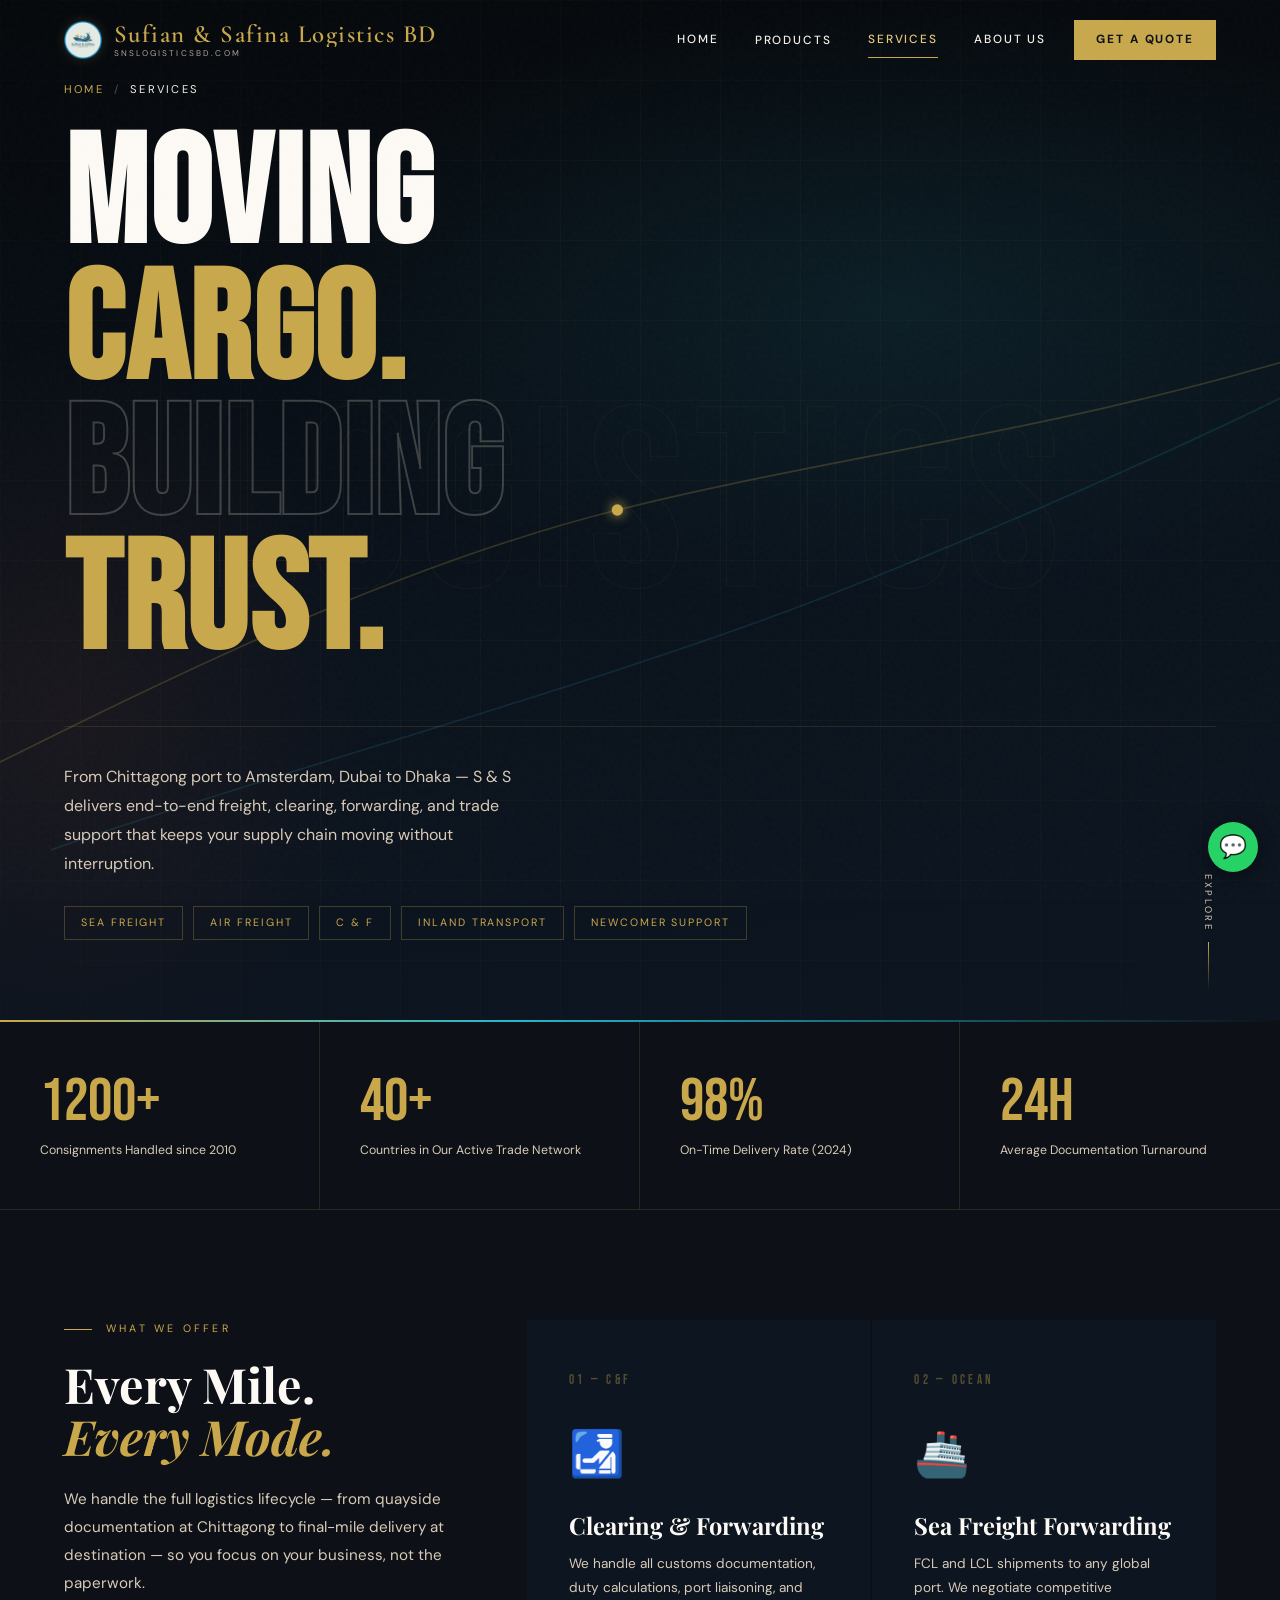
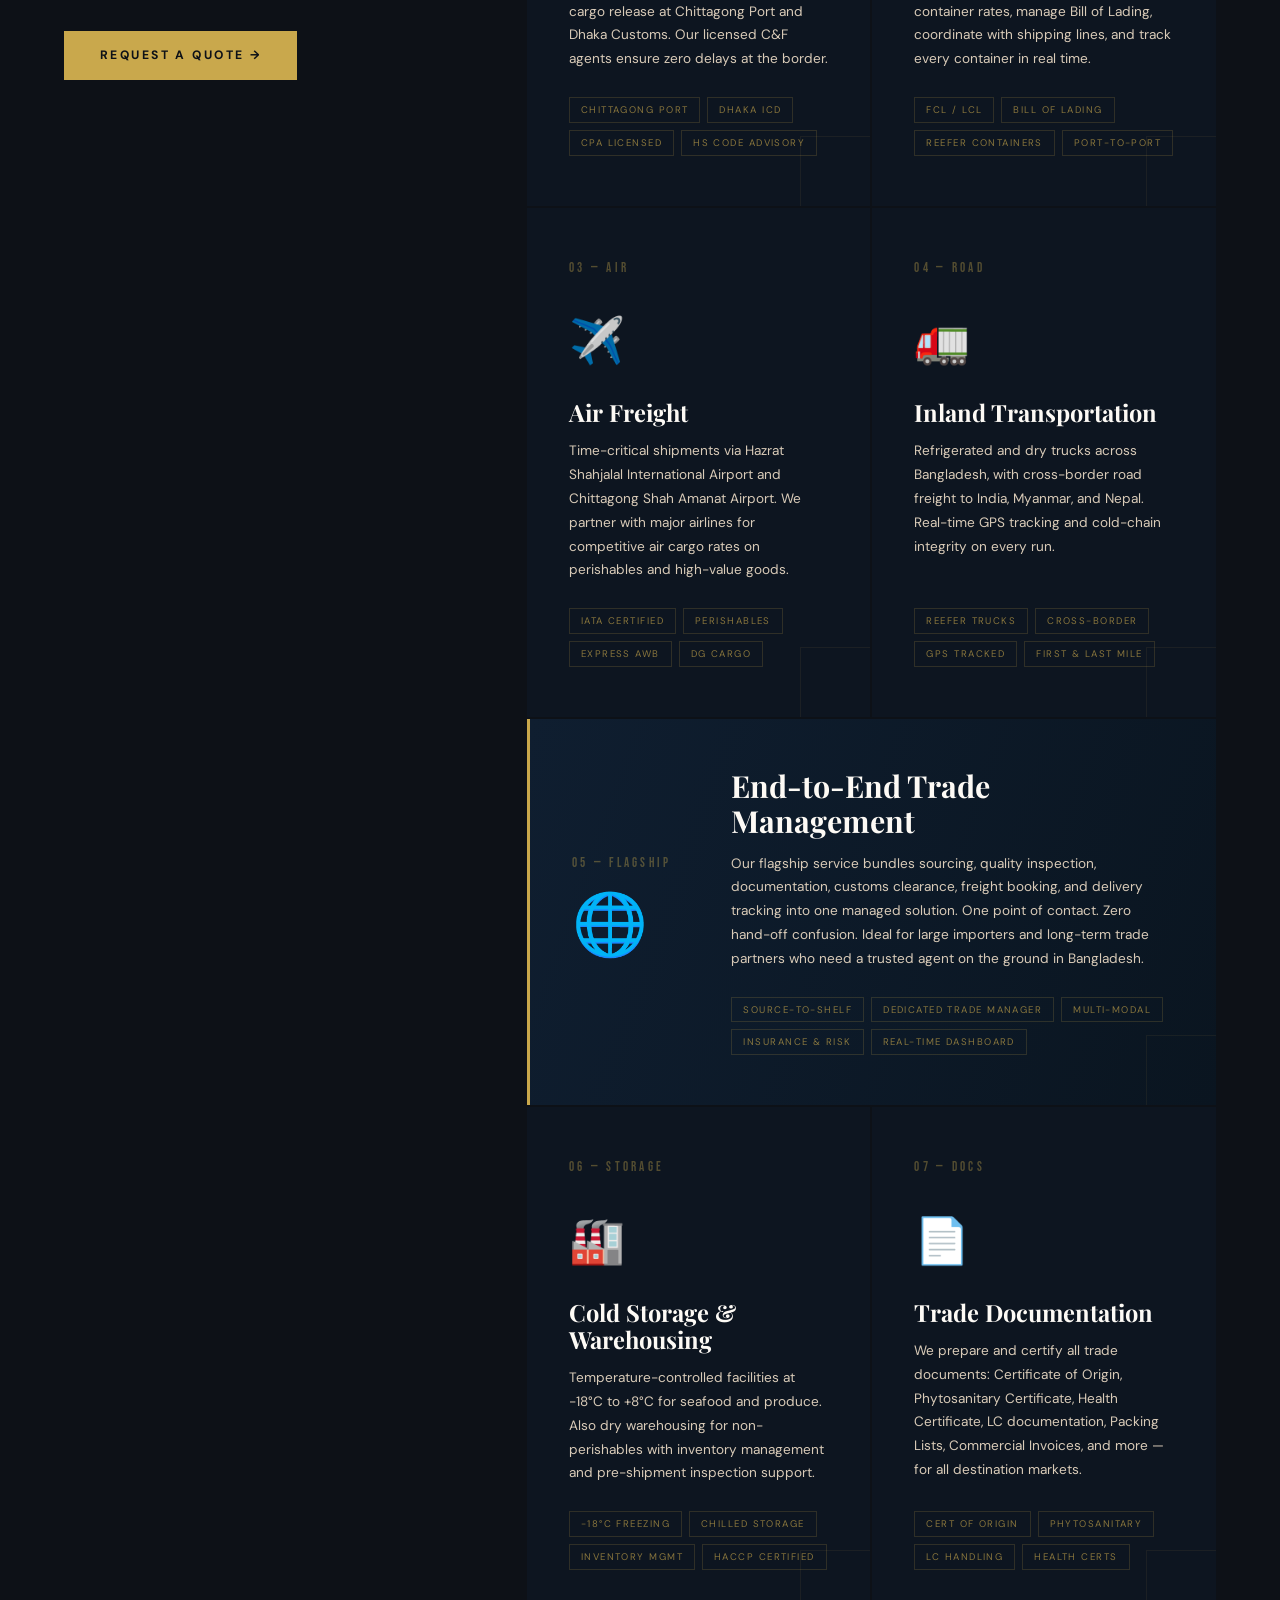
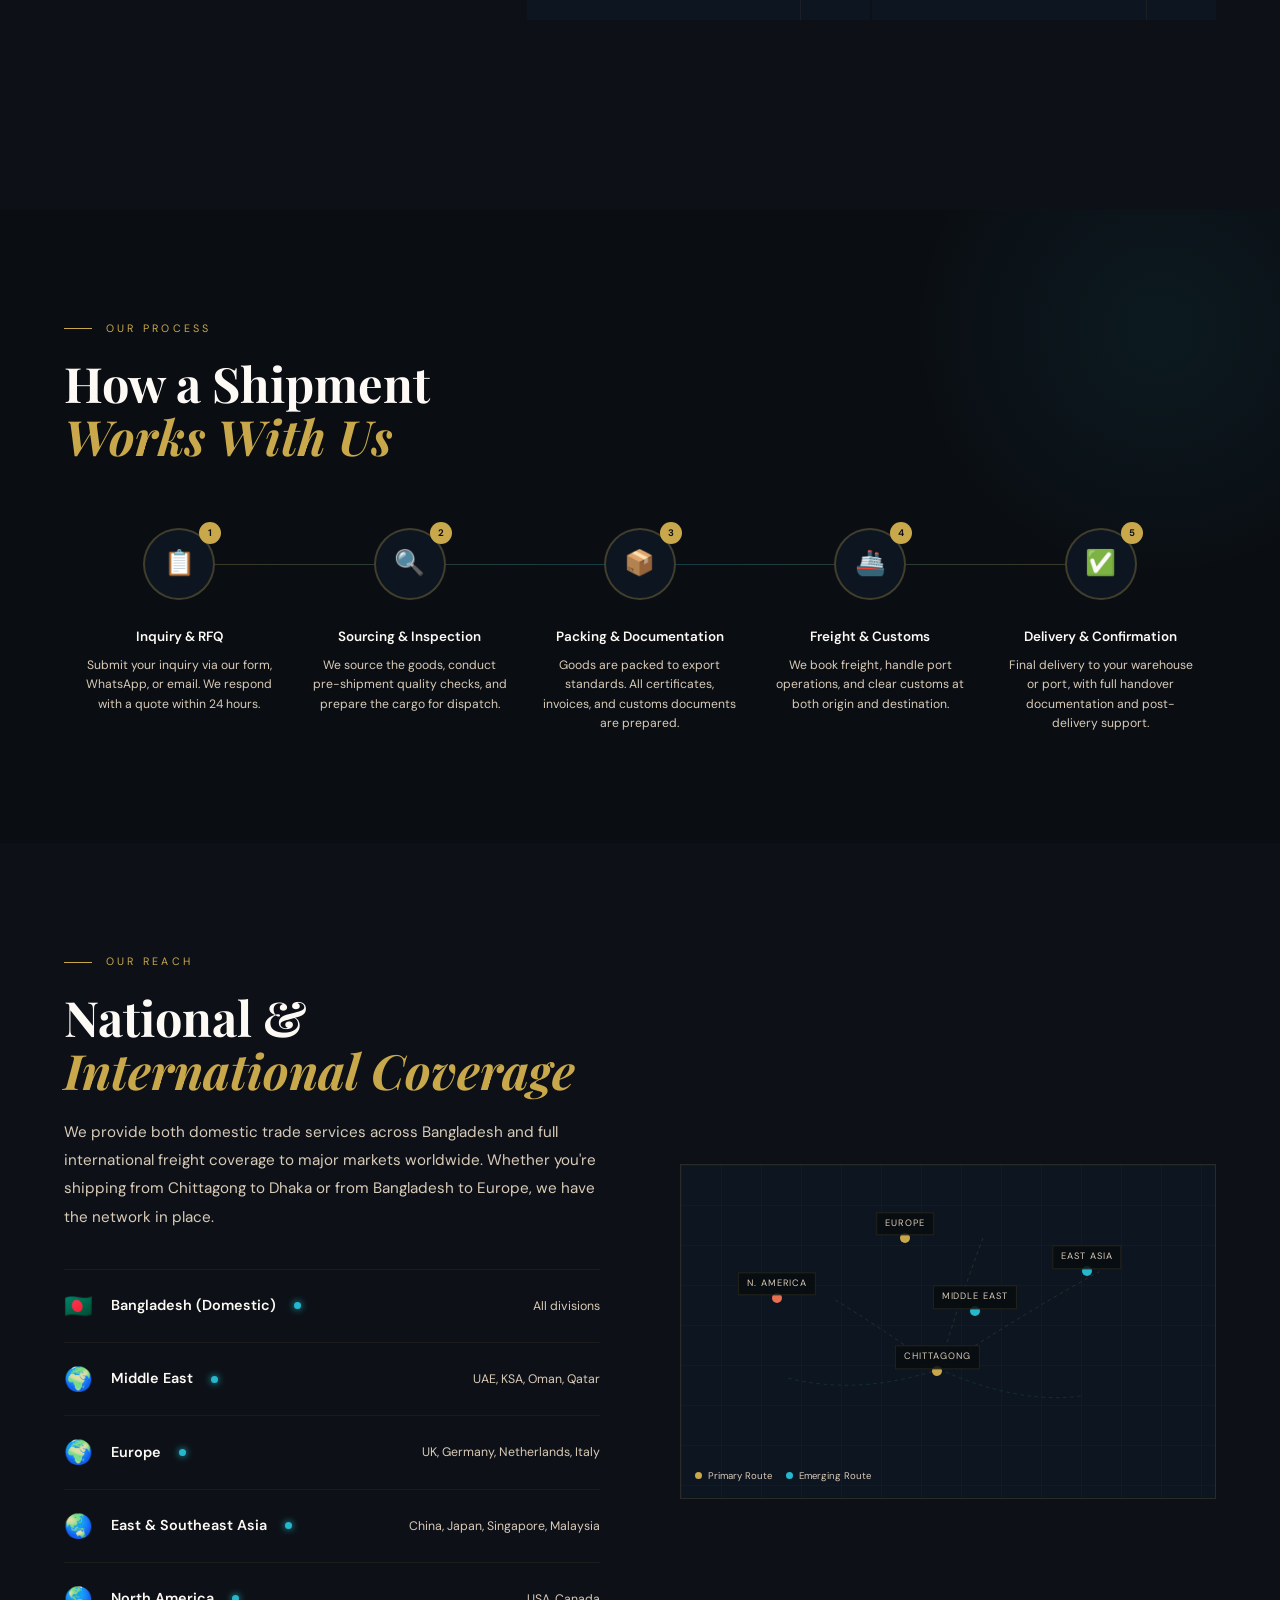
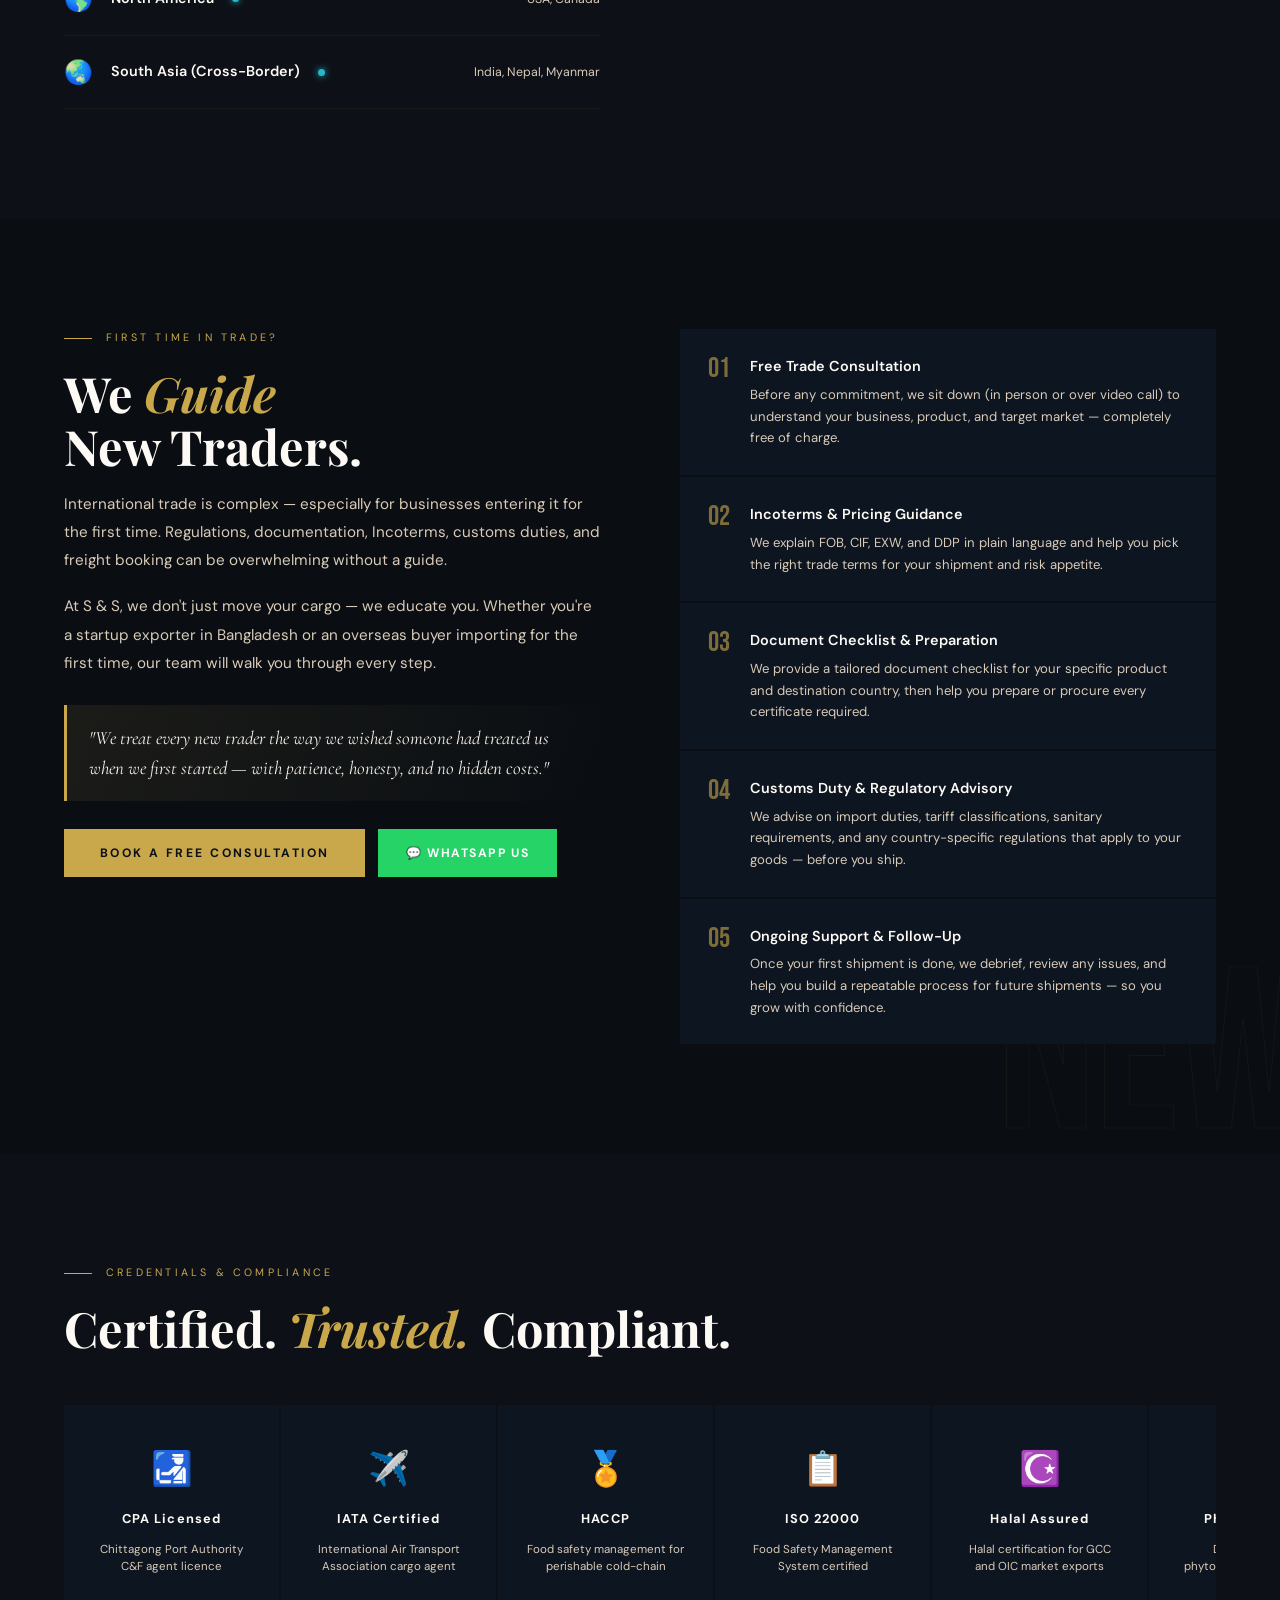
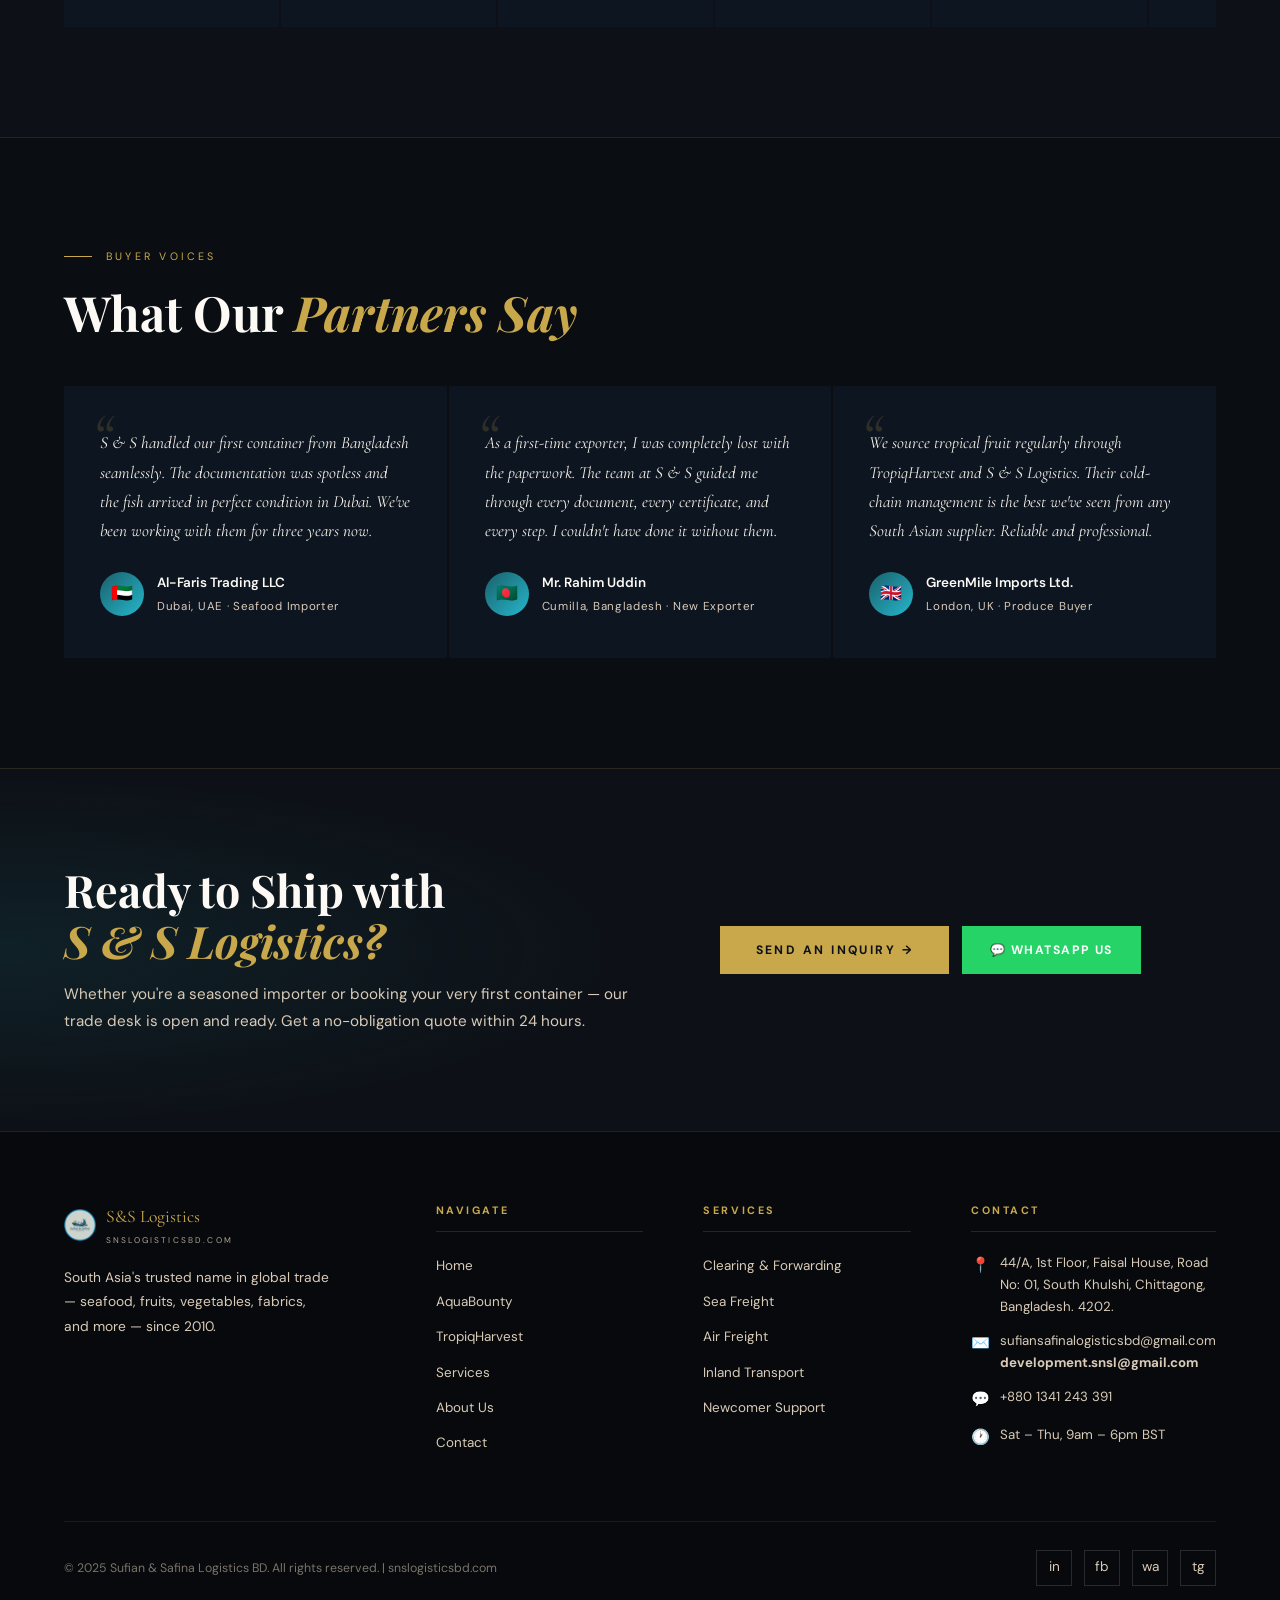
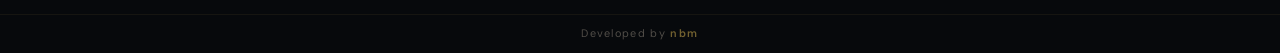
<file: v4/services.html>
<!DOCTYPE html>
<html lang="en">
<head>
  <meta charset="UTF-8" />
  <meta name="viewport" content="width=device-width, initial-scale=1.0" />

  <!-- ═══ PRIMARY META ═══ -->
  <title>Services | S&amp;S Logistics — Freight, C&amp;F, Shipping &amp; Trade Support Bangladesh</title>
  <meta name="description" content="S&amp;S Logistics offers end-to-end C&amp;F forwarding, sea freight, air freight, inland transport, customs clearance, cold-chain storage, and newcomer trade support from Chittagong, Bangladesh. 1,200+ consignments handled, 40+ countries served." />
  <meta name="keywords" content="C&amp;F Bangladesh, freight forwarding Bangladesh, sea freight Chittagong, air freight Bangladesh, customs clearance Bangladesh, cold chain logistics, export documentation Bangladesh, S&amp;S Logistics services, trade support Bangladesh, newcomer export help Bangladesh, reefer container Bangladesh, fish export logistics, fruit export logistics, Chittagong port clearing agent" />
  <meta name="author" content="Sufian &amp; Safina Logistics BD" />
  <meta name="robots" content="index, follow, max-snippet:-1, max-image-preview:large, max-video-preview:-1" />
  <link rel="canonical" href="https://snslogisticsbd.com/services.html" />

  <!-- ═══ PHASE 4: GLOBAL SEARCH META ═══ -->
  <meta name="revisit-after" content="7 days" />
  <meta name="rating" content="general" />
  <meta name="coverage" content="Worldwide" />
  <meta name="distribution" content="Global" />

  <!-- ═══ OPEN GRAPH ═══ -->
  <meta property="og:type"         content="website" />
  <meta property="og:url"          content="https://snslogisticsbd.com/services.html" />
  <meta property="og:title"        content="Services | S&amp;S Logistics — Freight, C&amp;F &amp; Trade Support" />
  <meta property="og:description"  content="End-to-end C&amp;F forwarding, sea freight, air freight, inland transport, cold-chain storage and newcomer trade support from Chittagong, Bangladesh." />
  <meta property="og:image"        content="https://snslogisticsbd.com/og-image.jpg" />
  <meta property="og:image:width"  content="1200" />
  <meta property="og:image:height" content="630" />
  <meta property="og:image:alt"    content="S&amp;S Logistics freight and trade services — Chittagong Bangladesh" />
  <meta property="og:site_name"    content="Sufian &amp; Safina Logistics BD" />

  <!-- ═══ TWITTER CARD ═══ -->
  <meta name="twitter:card"        content="summary_large_image" />
  <meta name="twitter:site"        content="@snslogisticsbd" />
  <meta name="twitter:title"       content="Services | S&amp;S Logistics — Freight, C&amp;F &amp; Trade Support" />
  <meta name="twitter:description" content="End-to-end freight, C&amp;F, cold-chain and trade support from Chittagong, Bangladesh. 1,200+ consignments. 40+ countries." />
  <meta name="twitter:image"       content="https://snslogisticsbd.com/og-image.jpg" />

  <!-- ═══ FAVICONS ═══ -->
  <link rel="icon"             type="image/png" sizes="32x32"  href="/favicon-32.png" />
  <link rel="icon"             type="image/png" sizes="16x16"  href="/favicon-16.png" />
  <link rel="icon"             type="image/svg+xml"            href="/favicon.svg" />
  <link rel="apple-touch-icon" sizes="180x180"                 href="/apple-touch-icon.png" />
  <link rel="manifest"                                          href="/site.webmanifest" />
  <meta name="theme-color"    content="#c9a84c" />

  <!-- ═══ PHASE 4: STRUCTURED DATA — AI & SEO ═══ -->

  <!-- BreadcrumbList -->
  <script type="application/ld+json">
  {
    "@context": "https://schema.org",
    "@type": "BreadcrumbList",
    "itemListElement": [
      { "@type": "ListItem", "position": 1, "name": "Home",     "item": "https://snslogisticsbd.com/" },
      { "@type": "ListItem", "position": 2, "name": "Services", "item": "https://snslogisticsbd.com/services.html" }
    ]
  }
  </script>

  <!-- Service schema — each service as a structured entity for AI engines -->
  <script type="application/ld+json">
  {
    "@context": "https://schema.org",
    "@type": "Service",
    "name": "S&S Logistics Export & Freight Services",
    "description": "End-to-end freight forwarding, customs clearing, cold-chain logistics, documentation, and trade support services from Chittagong, Bangladesh. Serving importers and exporters in 40+ countries.",
    "url": "https://snslogisticsbd.com/services.html",
    "provider": {
      "@type": "Organization",
      "name": "Sufian & Safina Logistics BD",
      "url": "https://snslogisticsbd.com",
      "telephone": "+880-1341-243-391",
      "email": "sufiansafinalogisticsbd@gmail.com",
      "address": {
        "@type": "PostalAddress",
        "streetAddress": "44/A, 1st Floor, Faisal House, Road No: 01, South Khulshi",
        "addressLocality": "Chattogram",
        "addressCountry": "BD"
      }
    },
    "areaServed": {
      "@type": "Place",
      "name": "Worldwide"
    },
    "serviceType": [
      "Clearing & Forwarding",
      "Sea Freight Forwarding",
      "Air Freight",
      "Inland Transportation",
      "Cold Chain Storage",
      "Trade Documentation",
      "End-to-End Trade Management",
      "Newcomer Trade Support"
    ],
    "hasOfferCatalog": {
      "@type": "OfferCatalog",
      "name": "S&S Logistics Service Catalog",
      "itemListElement": [
        {
          "@type": "Offer",
          "itemOffered": {
            "@type": "Service",
            "name": "Clearing & Forwarding (C&F)",
            "description": "Customs documentation, duty calculations, port liaisoning, and cargo release at Chittagong Port and Dhaka Customs. CPA licensed C&F agents."
          }
        },
        {
          "@type": "Offer",
          "itemOffered": {
            "@type": "Service",
            "name": "Sea Freight Forwarding",
            "description": "FCL and LCL shipments to any global port. Reefer container management for perishables. Bill of Lading, shipping line coordination."
          }
        },
        {
          "@type": "Offer",
          "itemOffered": {
            "@type": "Service",
            "name": "Air Freight",
            "description": "Time-critical shipments via Hazrat Shahjalal and Chittagong Shah Amanat airports. IATA certified. Perishables and high-value goods specialist."
          }
        },
        {
          "@type": "Offer",
          "itemOffered": {
            "@type": "Service",
            "name": "Inland Transportation",
            "description": "Refrigerated and dry trucks across Bangladesh. Cross-border road freight to India, Myanmar, and Nepal. GPS-tracked, cold-chain maintained."
          }
        },
        {
          "@type": "Offer",
          "itemOffered": {
            "@type": "Service",
            "name": "Cold Storage & Warehousing",
            "description": "Temperature-controlled facilities at -18°C to +8°C for seafood and produce. HACCP certified. Inventory management and pre-shipment inspection."
          }
        },
        {
          "@type": "Offer",
          "itemOffered": {
            "@type": "Service",
            "name": "Newcomer Trade Support",
            "description": "Free consultation for first-time exporters and importers. Incoterms guidance, document checklist, customs duty advisory. Hand-holding through every step."
          }
        }
      ]
    }
  }
  </script>

  <!-- FAQPage schema — common logistics questions for AI/voice search -->
  <script type="application/ld+json">
  {
    "@context": "https://schema.org",
    "@type": "FAQPage",
    "mainEntity": [
      {
        "@type": "Question",
        "name": "Does S&S Logistics handle customs clearance in Bangladesh?",
        "acceptedAnswer": {
          "@type": "Answer",
          "text": "Yes. S&S Logistics holds a Chittagong Port Authority (CPA) C&F licence and handles all customs documentation, duty calculations, port liaisoning, and cargo release at Chittagong Port and Dhaka Customs (ICD). Our licensed C&F agents ensure zero delays at the border."
        }
      },
      {
        "@type": "Question",
        "name": "Can S&S Logistics ship frozen fish in reefer containers?",
        "acceptedAnswer": {
          "@type": "Answer",
          "text": "Yes. S&S Logistics specialises in reefer container export for frozen fish, seafood, and fresh produce. We manage end-to-end cold chain from processing facility to destination port, maintaining -18°C throughout transit."
        }
      },
      {
        "@type": "Question",
        "name": "Does S&S Logistics help first-time exporters?",
        "acceptedAnswer": {
          "@type": "Answer",
          "text": "Yes. S&S Logistics offers a dedicated Newcomer Trade Support service — a free consultation for first-time exporters and importers covering Incoterms, documentation checklists, customs duty advisory, and step-by-step guidance through the entire export process."
        }
      },
      {
        "@type": "Question",
        "name": "Which countries does S&S Logistics ship to?",
        "acceptedAnswer": {
          "@type": "Answer",
          "text": "S&S Logistics ships to 40+ countries including Saudi Arabia, UAE, Qatar, Kuwait, Bahrain, Oman, Malaysia, Singapore, China, Japan, South Korea, United Kingdom, Germany, Netherlands, France, Italy, USA, Canada, India, and South Africa."
        }
      },
      {
        "@type": "Question",
        "name": "How do I get a freight quote from S&S Logistics?",
        "acceptedAnswer": {
          "@type": "Answer",
          "text": "Submit an inquiry via the contact form at snslogisticsbd.com/about.html, email sufiansafinalogisticsbd@gmail.com, or WhatsApp +880 1341 243 391. Our trade desk responds within 24 business hours with a quote."
        }
      }
    ]
  }
  </script>

  <!-- ═══ FONTS ═══ -->
  <link rel="preconnect" href="https://fonts.googleapis.com" />
  <link rel="preconnect" href="https://fonts.gstatic.com" crossorigin />
  <link href="https://fonts.googleapis.com/css2?family=Bebas+Neue&family=Cormorant+Garamond:ital,wght@0,300;0,400;0,600;1,400&family=DM+Sans:wght@300;400;500;600&family=Playfair+Display:ital,wght@0,700;1,400&display=swap" rel="stylesheet" />
  <link rel="stylesheet" href="shared.css" />

  <style>
    /* ── SERVICES PAGE STYLES (preserved entirely) ── */
    .svc-hero { position: relative; min-height: 100vh; display: flex; flex-direction: column; justify-content: flex-end; padding: 0 5vw 80px; overflow: hidden; }
    .svc-hero-bg { position: absolute; inset: 0; background: radial-gradient(ellipse 80% 50% at 70% 30%, rgba(26,95,106,0.2) 0%, transparent 60%), radial-gradient(ellipse 40% 60% at 5% 70%, rgba(163,66,40,0.1) 0%, transparent 60%), linear-gradient(175deg, #05080b 0%, #0a121c 60%, #0d1520 100%); }
    .svc-hero-grid { position: absolute; inset: 0; background-image: linear-gradient(rgba(201,168,76,0.035) 1px, transparent 1px), linear-gradient(90deg, rgba(201,168,76,0.035) 1px, transparent 1px); background-size: 80px 80px; mask-image: radial-gradient(ellipse 90% 90% at 50% 50%, black 40%, transparent 100%); }
    .svc-ghost-text { position: absolute; top: 50%; left: 50%; transform: translate(-50%, -50%); font-family: 'Bebas Neue', sans-serif; font-size: clamp(14vw, 20vw, 260px); color: transparent; -webkit-text-stroke: 1px rgba(201,168,76,0.055); white-space: nowrap; pointer-events: none; letter-spacing: 0.04em; user-select: none; }
    .route-svg { position: absolute; inset: 0; width: 100%; height: 100%; pointer-events: none; }
    .route-path { stroke: rgba(201,168,76,0.22); stroke-width: 1.5; fill: none; stroke-dasharray: 2000; stroke-dashoffset: 2000; animation: draw-route 4s ease forwards 0.6s; }
    @keyframes draw-route { to { stroke-dashoffset: 0; } }
    .route-dot { fill: var(--gold); filter: drop-shadow(0 0 5px var(--gold)); animation: pulse-dot 2.5s ease-in-out infinite; }
    @keyframes pulse-dot { 0%,100%{r:4;opacity:0.8} 50%{r:7;opacity:1} }
    .svc-hero-content { position: relative; z-index: 2; padding-top: var(--nav-h); }
    .svc-hero-title { font-family: 'Bebas Neue', sans-serif; font-size: clamp(5rem, 12vw, 12rem); line-height: 0.88; letter-spacing: 0.01em; color: var(--white); animation: sns-fade-up 1s cubic-bezier(0.16,1,0.3,1) both; }
    .svc-hero-title .line-gold    { color: var(--gold); display: block; }
    .svc-hero-title .line-outline { -webkit-text-stroke: 2px rgba(240,235,224,0.22); color: transparent; display: block; }
    .svc-hero-bottom { display: flex; justify-content: space-between; align-items: flex-end; margin-top: 55px; padding-top: 36px; border-top: 1px solid rgba(201,168,76,0.14); flex-wrap: wrap; gap: 28px; animation: sns-fade-up 1.15s cubic-bezier(0.16,1,0.3,1) both; }
    .svc-hero-desc  { font-size: 1rem; line-height: 1.8; color: var(--sand); max-width: 480px; }
    .svc-hero-pills { display: flex; gap: 10px; flex-wrap: wrap; justify-content: flex-end; }
    .svc-pill { padding: 7px 16px; border: 1px solid rgba(201,168,76,0.28); font-size: 0.67rem; letter-spacing: 0.18em; text-transform: uppercase; color: var(--gold); }
    .scroll-cue { position: absolute; bottom: 30px; right: 5vw; display: flex; flex-direction: column; align-items: center; gap: 10px; z-index: 2; }
    .scroll-cue span { font-size: 0.6rem; letter-spacing: 0.28em; text-transform: uppercase; color: var(--sand); writing-mode: vertical-rl; }
    .scroll-cue-bar { width: 1px; height: 48px; background: linear-gradient(to bottom, var(--gold), transparent); animation: scroll-pulse 2s ease-in-out infinite; }

    /* NUMBERS STRIP */
    .numbers-strip { display: grid; grid-template-columns: repeat(4,1fr); border-bottom: 1px solid var(--border-gold); }
    .num-cell { padding: 50px 40px; border-right: 1px solid var(--border-gold); position: relative; overflow: hidden; transition: background 0.3s; }
    .num-cell:last-child { border-right: none; }
    .num-cell:hover { background: var(--gold-faint); }
    .num-cell::before { content: ''; position: absolute; top: 0; left: 0; width: 100%; height: 2px; background: var(--gold); transform: scaleX(0); transform-origin: left; transition: transform 0.4s; }
    .num-cell:hover::before { transform: scaleX(1); }
    .num-val   { font-family: 'Bebas Neue', sans-serif; font-size: 3.8rem; color: var(--gold); line-height: 1; display: block; }
    .num-label { font-size: 0.77rem; color: var(--sand); margin-top: 8px; line-height: 1.5; }

    /* SERVICES CARDS */
    #services-main { padding: var(--section-pad) 5vw; }
    .services-intro { display: grid; grid-template-columns: 1fr 1.8fr; gap: 80px; align-items: start; margin-bottom: 80px; }
    .services-intro-left { position: sticky; top: 110px; }
    .services-intro-left p { font-size: 0.95rem; line-height: 1.85; color: var(--sand); margin-top: 22px; }
    .services-intro-right { display: grid; grid-template-columns: 1fr 1fr; gap: 2px; }
    .svc-card { background: var(--card); position: relative; overflow: hidden; padding: 50px 42px; display: flex; flex-direction: column; gap: 0; transition: background 0.35s; cursor: default; }
    .svc-card:hover { background: var(--card2); }
    .svc-card::after { content: ''; position: absolute; bottom: 0; right: 0; width: 70px; height: 70px; border-top: 1px solid rgba(201,168,76,0.08); border-left: 1px solid rgba(201,168,76,0.08); transition: width 0.4s, height 0.4s, border-color 0.4s; }
    .svc-card:hover::after { width: 120px; height: 120px; border-color: rgba(201,168,76,0.28); }
    .svc-card-num  { font-family: 'Bebas Neue', sans-serif; font-size: 0.82rem; letter-spacing: 0.25em; color: rgba(201,168,76,0.38); margin-bottom: 26px; }
    .svc-card-icon { font-size: 2.8rem; margin-bottom: 20px; display: block; transition: transform 0.35s; }
    .svc-card:hover .svc-card-icon { transform: scale(1.14) rotate(-5deg); }
    .svc-card-name { font-family: 'Playfair Display', serif; font-size: 1.48rem; font-weight: 700; color: var(--white); margin-bottom: 13px; line-height: 1.15; }
    .svc-card-desc { font-size: 0.85rem; line-height: 1.75; color: var(--sand); flex: 1; margin-bottom: 26px; }
    .svc-card-tags { display: flex; flex-wrap: wrap; gap: 7px; margin-top: auto; }
    .svc-tag { padding: 4px 11px; border: 1px solid rgba(201,168,76,0.18); font-size: 0.6rem; letter-spacing: 0.15em; text-transform: uppercase; color: rgba(201,168,76,0.65); transition: border-color 0.25s, color 0.25s; }
    .svc-card:hover .svc-tag { border-color: rgba(201,168,76,0.42); color: var(--gold); }
    .svc-card-featured { grid-column: 1/-1; flex-direction: row; gap: 60px; align-items: center; background: linear-gradient(110deg, #0f1e30 0%, #0a1520 100%); border-left: 3px solid var(--gold); }
    .svc-card-featured .svc-card-icon { font-size: 3.8rem; margin-bottom: 0; flex-shrink: 0; }
    .svc-card-featured .svc-card-name { font-size: 1.9rem; }

    /* PROCESS */
    .process-section { padding: var(--section-pad) 5vw; background: var(--ink2); position: relative; overflow: hidden; }
    .process-section::before { content: ''; position: absolute; top: -130px; right: -130px; width: 500px; height: 500px; border-radius: 50%; background: radial-gradient(circle,rgba(37,184,204,0.07) 0%,transparent 70%); pointer-events: none; }
    .process-steps { display: grid; grid-template-columns: repeat(5,1fr); gap: 0; position: relative; }
    .process-steps::before { content: ''; position: absolute; top: 36px; left: 9%; right: 9%; height: 1px; background: linear-gradient(90deg, var(--gold), var(--teal-bright), var(--gold)); opacity: 0.28; }
    .process-step { display: flex; flex-direction: column; align-items: center; text-align: center; padding: 0 18px; position: relative; z-index: 1; }
    .step-circle { width: 72px; height: 72px; border-radius: 50%; background: var(--card); border: 2px solid rgba(201,168,76,0.28); display: flex; align-items: center; justify-content: center; font-size: 1.55rem; margin-bottom: 26px; position: relative; z-index: 1; transition: border-color 0.3s, background 0.3s; }
    .process-step:hover .step-circle { border-color: var(--gold); background: var(--gold-faint); }
    .step-num { position: absolute; top: -8px; right: -8px; width: 22px; height: 22px; border-radius: 50%; background: var(--gold); color: var(--ink); font-size: 0.6rem; font-weight: 700; display: flex; align-items: center; justify-content: center; }
    .step-title { font-size: 0.84rem; font-weight: 600; color: var(--white); margin-bottom: 8px; }
    .step-desc  { font-size: 0.76rem; color: var(--sand); line-height: 1.6; }

    /* COVERAGE */
    .coverage-section { padding: var(--section-pad) 5vw; display: grid; grid-template-columns: 1fr 1fr; gap: 80px; align-items: center; }
    .coverage-text p { font-size: 0.95rem; line-height: 1.85; color: var(--sand); margin-top: 22px; margin-bottom: 38px; }
    .coverage-regions { display: flex; flex-direction: column; gap: 0; }
    .region-row { display: flex; align-items: center; gap: 18px; padding: 17px 0; border-bottom: 1px solid rgba(201,168,76,0.07); transition: padding-left 0.3s; cursor: default; }
    .region-row:first-child { border-top: 1px solid rgba(201,168,76,0.07); }
    .region-row:hover { padding-left: 10px; }
    .region-flag   { font-size: 1.45rem; }
    .region-name   { font-weight: 600; color: var(--white); font-size: 0.9rem; }
    .region-detail { font-size: 0.77rem; color: var(--sand); margin-left: auto; }
    .region-dot    { width: 7px; height: 7px; border-radius: 50%; background: var(--teal-bright); flex-shrink: 0; box-shadow: 0 0 7px var(--teal-bright); }
    .coverage-visual { position: relative; }
    .map-art { width: 100%; aspect-ratio: 16/10; background: var(--card); border: 1px solid var(--border-gold); position: relative; overflow: hidden; }
    .map-art-grid { position: absolute; inset: 0; background-image: linear-gradient(rgba(201,168,76,0.035) 1px,transparent 1px),linear-gradient(90deg,rgba(201,168,76,0.035) 1px,transparent 1px); background-size: 40px 40px; }
    .trade-dot { position: absolute; width: 10px; height: 10px; border-radius: 50%; background: var(--gold); transform: translate(-50%,-50%); animation: trade-pulse 2.5s ease-out infinite; }
    .trade-dot.teal { background: var(--teal-bright); animation: trade-pulse-teal 2.5s ease-out infinite; }
    .trade-dot.rust { background: #e87050; animation: trade-pulse-rust 2.5s ease-out infinite; }
    @keyframes trade-pulse      { 0%{box-shadow:0 0 0 0 rgba(201,168,76,0.6)}  70%{box-shadow:0 0 0 13px rgba(201,168,76,0)}  100%{box-shadow:0 0 0 0 rgba(201,168,76,0)} }
    @keyframes trade-pulse-teal { 0%{box-shadow:0 0 0 0 rgba(37,184,204,0.6)}  70%{box-shadow:0 0 0 13px rgba(37,184,204,0)}  100%{box-shadow:0 0 0 0 rgba(37,184,204,0)} }
    @keyframes trade-pulse-rust { 0%{box-shadow:0 0 0 0 rgba(232,112,80,0.6)}  70%{box-shadow:0 0 0 13px rgba(232,112,80,0)}  100%{box-shadow:0 0 0 0 rgba(232,112,80,0)} }
    .map-label-tag { position: absolute; transform: translate(-50%,-110%); font-size: 0.58rem; letter-spacing: 0.1em; text-transform: uppercase; color: var(--sand); white-space: nowrap; background: rgba(8,12,16,0.85); padding: 3px 8px; border: 1px solid var(--border-gold); }
    .map-routes-svg { position: absolute; inset: 0; width: 100%; height: 100%; pointer-events: none; }
    .map-route-line { stroke: rgba(201,168,76,0.18); stroke-width: 1; fill: none; stroke-dasharray: 4 4; }
    .map-route-line.teal-line { stroke: rgba(37,184,204,0.18); }
    .map-art-legend { position: absolute; bottom: 14px; left: 14px; display: flex; gap: 14px; }
    .legend-item { display: flex; align-items: center; gap: 6px; font-size: 0.6rem; color: var(--sand); }
    .legend-dot { width: 7px; height: 7px; border-radius: 50%; }

    /* NEWCOMER */
    .newcomer-section { padding: var(--section-pad) 5vw; background: var(--ink2); position: relative; overflow: hidden; }
    .newcomer-section::before { content: 'NEW'; position: absolute; right: -2vw; bottom: -20px; font-family: 'Bebas Neue', sans-serif; font-size: clamp(14vw,18vw,230px); color: transparent; -webkit-text-stroke: 1px rgba(201,168,76,0.055); pointer-events: none; user-select: none; line-height: 1; }
    .newcomer-layout { display: grid; grid-template-columns: 1fr 1fr; gap: 80px; align-items: start; }
    .newcomer-text p { font-size: 0.95rem; line-height: 1.85; color: var(--sand); margin-top: 18px; margin-bottom: 14px; }
    .newcomer-highlight { background: linear-gradient(110deg,rgba(201,168,76,0.09) 0%,transparent 100%); border-left: 3px solid var(--gold); padding: 18px 22px; margin: 28px 0; }
    .newcomer-highlight p { font-family: 'Cormorant Garamond', serif; font-size: 1.18rem; font-style: italic; color: var(--cream); margin: 0; line-height: 1.6; }
    .newcomer-steps { display: flex; flex-direction: column; gap: 2px; }
    .ns-item { background: var(--card); padding: 26px 28px; display: flex; align-items: flex-start; gap: 20px; transition: background 0.3s, padding-left 0.3s; }
    .ns-item:hover { background: var(--card2); padding-left: 36px; }
    .ns-num  { font-family: 'Bebas Neue', sans-serif; font-size: 1.75rem; color: var(--gold); opacity: 0.6; line-height: 1; flex-shrink: 0; }
    .ns-body h4 { font-size: 0.9rem; font-weight: 600; color: var(--white); margin-bottom: 5px; }
    .ns-body p  { font-size: 0.82rem; color: var(--sand); line-height: 1.65; }

    /* CERTS SCROLL */
    .certs-section { padding: var(--section-pad) 5vw; overflow: hidden; }
    .certs-scroll-track { display: flex; gap: 2px; width: max-content; animation: certs-scroll 26s linear infinite; }
    .certs-scroll-track:hover { animation-play-state: paused; }
    @keyframes certs-scroll { from{transform:translateX(0)} to{transform:translateX(-50%)} }
    .cert-tile { flex-shrink: 0; width: 215px; background: var(--card); padding: 34px 26px; display: flex; flex-direction: column; align-items: center; gap: 12px; text-align: center; border-top: 2px solid transparent; transition: border-color 0.3s, background 0.3s; }
    .cert-tile:hover { border-color: var(--gold); background: var(--card2); }
    .cert-tile-icon { font-size: 2.1rem; }
    .cert-tile-name { font-size: 0.8rem; font-weight: 700; color: var(--white); letter-spacing: 0.08em; }
    .cert-tile-body { font-size: 0.72rem; color: var(--sand); line-height: 1.5; }

    /* TESTIMONIALS */
    .trust-section { padding: var(--section-pad) 5vw; background: var(--ink2); border-top: 1px solid var(--border-gold); }
    .trust-grid { display: grid; grid-template-columns: repeat(3,1fr); gap: 2px; margin-top: 48px; }
    .trust-card { background: var(--card); padding: 42px 36px; position: relative; }
    .trust-quote { font-family: 'Cormorant Garamond', serif; font-size: 1.07rem; font-style: italic; color: var(--cream); line-height: 1.72; margin-bottom: 26px; }
    .trust-quote::before { content: '\201C'; font-size: 4rem; color: var(--gold); opacity: 0.18; position: absolute; top: 18px; left: 28px; font-family: 'Cormorant Garamond', serif; line-height: 1; }
    .trust-author { display: flex; align-items: center; gap: 13px; }
    .trust-avatar { width: 44px; height: 44px; border-radius: 50%; background: linear-gradient(135deg,var(--teal),var(--teal-bright)); display: flex; align-items: center; justify-content: center; font-size: 1.1rem; flex-shrink: 0; }
    .trust-name { font-size: 0.84rem; font-weight: 600; color: var(--white); }
    .trust-org  { font-size: 0.72rem; color: var(--sand); letter-spacing: 0.06em; margin-top: 2px; }

    /* CTA BAND */
    .cta-band { padding: 95px 5vw; display: grid; grid-template-columns: 1.2fr 1fr; gap: 60px; align-items: center; background: radial-gradient(ellipse 80% 80% at 0% 50%,rgba(26,95,106,0.2) 0%,transparent 60%), var(--ink); border-top: 1px solid var(--border-gold); }
    .cta-band h2 { font-family: 'Playfair Display', serif; font-size: clamp(2rem,3.5vw,3rem); font-weight: 700; color: var(--white); line-height: 1.15; }
    .cta-band h2 em { font-style: italic; color: var(--gold); }
    .cta-band p { font-size: 0.95rem; color: var(--sand); line-height: 1.8; margin-top: 14px; }
    .cta-band-actions { display: flex; gap: 13px; flex-wrap: wrap; align-items: center; }

    /* RESPONSIVE */
    @media(max-width:1100px){
      .numbers-strip { grid-template-columns: 1fr 1fr; }
      .services-intro { grid-template-columns: 1fr; }
      .services-intro-left { position: static; }
      .process-steps { grid-template-columns: 1fr 1fr 1fr; gap: 28px; }
      .process-steps::before { display: none; }
      .coverage-section { grid-template-columns: 1fr; }
      .newcomer-layout { grid-template-columns: 1fr; }
      .trust-grid { grid-template-columns: 1fr; }
      .cta-band { grid-template-columns: 1fr; }
    }
    @media(max-width:768px){
      .services-intro-right { grid-template-columns: 1fr; }
      .process-steps { grid-template-columns: 1fr 1fr; }
      .numbers-strip { grid-template-columns: 1fr 1fr; }
      .svc-hero-pills { justify-content: flex-start; }
      .svc-card-featured { flex-direction: column; gap: 22px; }
    }
    @media(max-width:480px){
      .process-steps { grid-template-columns: 1fr; }
    }
  </style>
</head>
<body>

<!-- GLOBAL NAV -->
<nav id="global-nav" role="navigation" aria-label="Main navigation">
  <a href="index.html" class="nav-logo" aria-label="S&amp;S Logistics — Home">
    <img src="logo.png" alt="Sufian &amp; Safina Logistics BD logo" class="nav-logo-img" width="40" height="40" />
    <span class="nav-logo-text">
      <span class="nav-logo-main">
        <span class="nav-logo-main-full">Sufian &amp; Safina Logistics BD</span>
        <span class="nav-logo-main-short">S&amp;S Logistics</span>
        <span class="nav-logo-main-abbr">S&amp;S Logistics</span>
      </span>
      <span class="nav-logo-sub">snslogisticsbd.com</span>
    </span>
  </a>
  <ul class="nav-links" role="list">
    <li><a href="index.html">Home</a></li>
    <li class="has-dropdown">
      <button class="nav-dd-trigger" aria-haspopup="true" aria-expanded="false">Products</button>
      <div class="nav-dropdown" role="menu">
        <a href="acquabounty.html" role="menuitem">
          <span class="dd-icon" aria-hidden="true">🐟</span>
          <span class="dd-text"><span class="dd-name">AquaBounty</span><span class="dd-tag">Premium Fish &amp; Seafood Export</span></span>
        </a>
        <a href="tropiqharvest.html" role="menuitem">
          <span class="dd-icon" aria-hidden="true">🍍</span>
          <span class="dd-text"><span class="dd-name">TropiqHarvest</span><span class="dd-tag">Tropical Fruits &amp; Produce</span></span>
        </a>
        <hr class="dd-divider"/>
        <div class="dd-coming-soon" role="group">
          <span class="dd-soon-label">Coming Soon</span>
          <div class="dd-soon-item">🥦 <span>Vegetables</span><span class="dd-soon-badge">Soon</span></div>
          <div class="dd-soon-item">🧵 <span>Jute &amp; Fabrics</span><span class="dd-soon-badge">Soon</span></div>
          <div class="dd-soon-item">👜 <span>Leather Goods</span><span class="dd-soon-badge">Soon</span></div>
          <div class="dd-soon-item">⚙️ <span>Steel &amp; Scrap</span><span class="dd-soon-badge">Soon</span></div>
        </div>
      </div>
    </li>
    <li><a href="services.html" class="nav-active" aria-current="page">Services</a></li>
    <li><a href="about.html">About Us</a></li>
    <li><a href="about.html#contact" class="nav-cta">Get a Quote</a></li>
  </ul>
  <button class="nav-hamburger" id="nav-hamburger"
          aria-label="Open navigation menu"
          aria-expanded="false"
          aria-controls="mobile-menu">
    <span></span><span></span><span></span>
  </button>
</nav>

<!-- PHASE 3: SLIDE-DOWN MOBILE MENU -->
<div id="mobile-menu"
     role="dialog"
     aria-modal="true"
     aria-label="Navigation menu"
     aria-hidden="true">

  <a href="index.html" class="mobile-menu-link">Home</a>

  <span class="mobile-menu-link" style="cursor:default;opacity:0.55;font-size:0.65rem;letter-spacing:0.28em;" aria-hidden="true">PRODUCTS</span>
  <div class="mobile-sub-links">
    <a href="acquabounty.html">AquaBounty — Fish &amp; Seafood</a>
    <a href="tropiqharvest.html">TropiqHarvest — Tropical Fruits</a>
  </div>

  <a href="services.html" class="mobile-menu-link" aria-current="page">Services</a>
  <a href="about.html" class="mobile-menu-link">About Us</a>

  <div class="mobile-menu-divider" aria-hidden="true"></div>

  <a href="about.html#contact" class="mobile-menu-cta">Get a Quote →</a>
</div>

<main>
<!-- HERO -->
<div class="svc-hero" aria-labelledby="svc-hero-heading">
  <div class="svc-hero-bg" aria-hidden="true"></div>
  <div class="svc-hero-grid" aria-hidden="true"></div>
  <div class="svc-ghost-text" aria-hidden="true">LOGISTICS</div>
  <svg class="route-svg" viewBox="0 0 1440 900" preserveAspectRatio="xMidYMid slice" aria-hidden="true">
    <path class="route-path" d="M 100,700 C 300,600 500,500 700,450 C 900,400 1100,380 1350,300" />
    <path class="route-path" d="M 200,750 C 400,680 700,600 900,520 C 1100,440 1300,350 1420,280" style="animation-delay:1s;stroke:rgba(37,184,204,0.14);"/>
    <circle class="route-dot" cx="100" cy="700" r="5"/>
    <circle class="route-dot teal" cx="1350" cy="300" r="5" style="animation-delay:0.8s"/>
    <circle class="route-dot rust" cx="700" cy="450" r="5" style="animation-delay:1.4s"/>
  </svg>
  <div class="svc-hero-content">
    <nav class="breadcrumb" aria-label="Breadcrumb">
      <a href="index.html">Home</a>
      <span class="breadcrumb-sep" aria-hidden="true">/</span>
      <span style="color:var(--cream)" aria-current="page">Services</span>
    </nav>
    <h1 id="svc-hero-heading" class="svc-hero-title">
      <span>Moving</span>
      <span class="line-gold">Cargo.</span>
      <span class="line-outline">Building</span>
      <span class="line-gold">Trust.</span>
    </h1>
    <div class="svc-hero-bottom">
      <p class="svc-hero-desc">From Chittagong port to Amsterdam, Dubai to Dhaka — S &amp; S delivers end-to-end freight, clearing, forwarding, and trade support that keeps your supply chain moving without interruption.</p>
      <div class="svc-hero-pills" aria-label="Service categories">
        <span class="svc-pill">Sea Freight</span>
        <span class="svc-pill">Air Freight</span>
        <span class="svc-pill">C &amp; F</span>
        <span class="svc-pill">Inland Transport</span>
        <span class="svc-pill">Newcomer Support</span>
      </div>
    </div>
  </div>
  <div class="scroll-cue" aria-hidden="true"><span>Explore</span><div class="scroll-cue-bar"></div></div>
</div>

<div class="gold-rule" aria-hidden="true"></div>

<!-- NUMBERS STRIP -->
<div class="numbers-strip" aria-label="Key statistics">
  <div class="num-cell reveal"><span class="num-val">1200+</span><p class="num-label">Consignments Handled since 2010</p></div>
  <div class="num-cell reveal reveal-d1"><span class="num-val">40+</span><p class="num-label">Countries in Our Active Trade Network</p></div>
  <div class="num-cell reveal reveal-d2"><span class="num-val">98%</span><p class="num-label">On-Time Delivery Rate (2024)</p></div>
  <div class="num-cell reveal reveal-d3"><span class="num-val">24H</span><p class="num-label">Average Documentation Turnaround</p></div>
</div>

<!-- SERVICES CARDS -->
<section id="services-main" aria-labelledby="services-main-heading">
  <div class="services-intro">
    <div class="services-intro-left">
      <div class="eyebrow reveal"><div class="eyebrow-line"></div><span class="eyebrow-text">What We Offer</span></div>
      <h2 id="services-main-heading" class="section-title reveal">Every Mile.<br /><em>Every Mode.</em></h2>
      <p class="reveal">We handle the full logistics lifecycle — from quayside documentation at Chittagong to final-mile delivery at destination — so you focus on your business, not the paperwork.</p>
      <div style="margin-top:34px;" class="reveal"><a href="about.html#contact" class="btn-primary">Request a Quote →</a></div>
    </div>
    <div class="services-intro-right">
      <div class="svc-card reveal">
        <span class="svc-card-num">01 — C&amp;F</span>
        <span class="svc-card-icon" aria-hidden="true">🛃</span>
        <div class="svc-card-name">Clearing &amp; Forwarding</div>
        <p class="svc-card-desc">We handle all customs documentation, duty calculations, port liaisoning, and cargo release at Chittagong Port and Dhaka Customs. Our licensed C&amp;F agents ensure zero delays at the border.</p>
        <div class="svc-card-tags"><span class="svc-tag">Chittagong Port</span><span class="svc-tag">Dhaka ICD</span><span class="svc-tag">CPA Licensed</span><span class="svc-tag">HS Code Advisory</span></div>
      </div>
      <div class="svc-card reveal reveal-d1">
        <span class="svc-card-num">02 — Ocean</span>
        <span class="svc-card-icon" aria-hidden="true">🚢</span>
        <div class="svc-card-name">Sea Freight Forwarding</div>
        <p class="svc-card-desc">FCL and LCL shipments to any global port. We negotiate competitive container rates, manage Bill of Lading, coordinate with shipping lines, and track every container in real time.</p>
        <div class="svc-card-tags"><span class="svc-tag">FCL / LCL</span><span class="svc-tag">Bill of Lading</span><span class="svc-tag">Reefer Containers</span><span class="svc-tag">Port-to-Port</span></div>
      </div>
      <div class="svc-card reveal">
        <span class="svc-card-num">03 — Air</span>
        <span class="svc-card-icon" aria-hidden="true">✈️</span>
        <div class="svc-card-name">Air Freight</div>
        <p class="svc-card-desc">Time-critical shipments via Hazrat Shahjalal International Airport and Chittagong Shah Amanat Airport. We partner with major airlines for competitive air cargo rates on perishables and high-value goods.</p>
        <div class="svc-card-tags"><span class="svc-tag">IATA Certified</span><span class="svc-tag">Perishables</span><span class="svc-tag">Express AWB</span><span class="svc-tag">DG Cargo</span></div>
      </div>
      <div class="svc-card reveal reveal-d1">
        <span class="svc-card-num">04 — Road</span>
        <span class="svc-card-icon" aria-hidden="true">🚛</span>
        <div class="svc-card-name">Inland Transportation</div>
        <p class="svc-card-desc">Refrigerated and dry trucks across Bangladesh, with cross-border road freight to India, Myanmar, and Nepal. Real-time GPS tracking and cold-chain integrity on every run.</p>
        <div class="svc-card-tags"><span class="svc-tag">Reefer Trucks</span><span class="svc-tag">Cross-Border</span><span class="svc-tag">GPS Tracked</span><span class="svc-tag">First &amp; Last Mile</span></div>
      </div>
      <div class="svc-card svc-card-featured reveal">
        <div style="flex-shrink:0">
          <span class="svc-card-num">05 — FLAGSHIP</span>
          <span class="svc-card-icon" aria-hidden="true">🌐</span>
        </div>
        <div>
          <div class="svc-card-name">End-to-End Trade Management</div>
          <p class="svc-card-desc">Our flagship service bundles sourcing, quality inspection, documentation, customs clearance, freight booking, and delivery tracking into one managed solution. One point of contact. Zero hand-off confusion. Ideal for large importers and long-term trade partners who need a trusted agent on the ground in Bangladesh.</p>
          <div class="svc-card-tags"><span class="svc-tag">Source-to-Shelf</span><span class="svc-tag">Dedicated Trade Manager</span><span class="svc-tag">Multi-Modal</span><span class="svc-tag">Insurance &amp; Risk</span><span class="svc-tag">Real-Time Dashboard</span></div>
        </div>
      </div>
      <div class="svc-card reveal">
        <span class="svc-card-num">06 — Storage</span>
        <span class="svc-card-icon" aria-hidden="true">🏭</span>
        <div class="svc-card-name">Cold Storage &amp; Warehousing</div>
        <p class="svc-card-desc">Temperature-controlled facilities at -18°C to +8°C for seafood and produce. Also dry warehousing for non-perishables with inventory management and pre-shipment inspection support.</p>
        <div class="svc-card-tags"><span class="svc-tag">-18°C Freezing</span><span class="svc-tag">Chilled Storage</span><span class="svc-tag">Inventory Mgmt</span><span class="svc-tag">HACCP Certified</span></div>
      </div>
      <div class="svc-card reveal reveal-d1">
        <span class="svc-card-num">07 — Docs</span>
        <span class="svc-card-icon" aria-hidden="true">📄</span>
        <div class="svc-card-name">Trade Documentation</div>
        <p class="svc-card-desc">We prepare and certify all trade documents: Certificate of Origin, Phytosanitary Certificate, Health Certificate, LC documentation, Packing Lists, Commercial Invoices, and more — for all destination markets.</p>
        <div class="svc-card-tags"><span class="svc-tag">Cert of Origin</span><span class="svc-tag">Phytosanitary</span><span class="svc-tag">LC Handling</span><span class="svc-tag">Health Certs</span></div>
      </div>
    </div>
  </div>
</section>

<!-- HOW IT WORKS -->
<div class="process-section">
  <div style="margin-bottom:65px;">
    <div class="eyebrow reveal"><div class="eyebrow-line"></div><span class="eyebrow-text">Our Process</span></div>
    <h2 class="section-title reveal">How a Shipment<br /><em>Works With Us</em></h2>
  </div>
  <div class="process-steps">
    <div class="process-step reveal"><div class="step-circle" aria-hidden="true">📋<span class="step-num">1</span></div><div class="step-title">Inquiry &amp; RFQ</div><p class="step-desc">Submit your inquiry via our form, WhatsApp, or email. We respond with a quote within 24 hours.</p></div>
    <div class="process-step reveal reveal-d1"><div class="step-circle" aria-hidden="true">🔍<span class="step-num">2</span></div><div class="step-title">Sourcing &amp; Inspection</div><p class="step-desc">We source the goods, conduct pre-shipment quality checks, and prepare the cargo for dispatch.</p></div>
    <div class="process-step reveal reveal-d2"><div class="step-circle" aria-hidden="true">📦<span class="step-num">3</span></div><div class="step-title">Packing &amp; Documentation</div><p class="step-desc">Goods are packed to export standards. All certificates, invoices, and customs documents are prepared.</p></div>
    <div class="process-step reveal reveal-d3"><div class="step-circle" aria-hidden="true">🚢<span class="step-num">4</span></div><div class="step-title">Freight &amp; Customs</div><p class="step-desc">We book freight, handle port operations, and clear customs at both origin and destination.</p></div>
    <div class="process-step reveal reveal-d4"><div class="step-circle" aria-hidden="true">✅<span class="step-num">5</span></div><div class="step-title">Delivery &amp; Confirmation</div><p class="step-desc">Final delivery to your warehouse or port, with full handover documentation and post-delivery support.</p></div>
  </div>
</div>

<!-- COVERAGE -->
<div class="coverage-section">
  <div class="coverage-text">
    <div class="eyebrow reveal"><div class="eyebrow-line"></div><span class="eyebrow-text">Our Reach</span></div>
    <h2 class="section-title reveal">National &amp;<br /><em>International Coverage</em></h2>
    <p class="reveal">We provide both domestic trade services across Bangladesh and full international freight coverage to major markets worldwide. Whether you're shipping from Chittagong to Dhaka or from Bangladesh to Europe, we have the network in place.</p>
    <div class="coverage-regions" role="list" aria-label="Coverage regions">
      <div class="region-row reveal" role="listitem"><span class="region-flag" aria-hidden="true">🇧🇩</span><span class="region-name">Bangladesh (Domestic)</span><span class="region-dot" aria-hidden="true"></span><span class="region-detail">All divisions</span></div>
      <div class="region-row reveal reveal-d1" role="listitem"><span class="region-flag" aria-hidden="true">🌍</span><span class="region-name">Middle East</span><span class="region-dot" aria-hidden="true"></span><span class="region-detail">UAE, KSA, Oman, Qatar</span></div>
      <div class="region-row reveal reveal-d2" role="listitem"><span class="region-flag" aria-hidden="true">🌍</span><span class="region-name">Europe</span><span class="region-dot" aria-hidden="true"></span><span class="region-detail">UK, Germany, Netherlands, Italy</span></div>
      <div class="region-row reveal reveal-d3" role="listitem"><span class="region-flag" aria-hidden="true">🌏</span><span class="region-name">East &amp; Southeast Asia</span><span class="region-dot" aria-hidden="true"></span><span class="region-detail">China, Japan, Singapore, Malaysia</span></div>
      <div class="region-row reveal reveal-d4" role="listitem"><span class="region-flag" aria-hidden="true">🌎</span><span class="region-name">North America</span><span class="region-dot" aria-hidden="true"></span><span class="region-detail">USA, Canada</span></div>
      <div class="region-row reveal" role="listitem"><span class="region-flag" aria-hidden="true">🌏</span><span class="region-name">South Asia (Cross-Border)</span><span class="region-dot" aria-hidden="true"></span><span class="region-detail">India, Nepal, Myanmar</span></div>
    </div>
  </div>
  <div class="coverage-visual reveal" aria-hidden="true">
    <div class="map-art">
      <div class="map-art-grid"></div>
      <svg class="map-routes-svg" viewBox="0 0 600 375" preserveAspectRatio="none">
        <path class="map-route-line" d="M 290 230 Q 380 170 470 120"/>
        <path class="map-route-line" d="M 290 230 Q 220 180 170 150"/>
        <path class="map-route-line" d="M 290 230 Q 310 160 340 80"/>
        <path class="map-route-line teal-line" d="M 290 230 Q 200 260 120 240"/>
        <path class="map-route-line teal-line" d="M 290 230 Q 380 270 450 260"/>
      </svg>
      <div class="trade-dot" style="left:48%;top:62%"></div>
      <div class="map-label-tag" style="left:48%;top:62%">Chittagong</div>
      <div class="trade-dot teal" style="left:55%;top:44%"></div>
      <div class="map-label-tag" style="left:55%;top:44%">Middle East</div>
      <div class="trade-dot" style="left:42%;top:22%"></div>
      <div class="map-label-tag" style="left:42%;top:22%">Europe</div>
      <div class="trade-dot teal" style="left:76%;top:32%"></div>
      <div class="map-label-tag" style="left:76%;top:32%">East Asia</div>
      <div class="trade-dot rust" style="left:18%;top:40%"></div>
      <div class="map-label-tag" style="left:18%;top:40%">N. America</div>
      <div class="map-art-legend">
        <div class="legend-item"><span class="legend-dot" style="background:var(--gold)"></span>Primary Route</div>
        <div class="legend-item"><span class="legend-dot" style="background:var(--teal-bright)"></span>Emerging Route</div>
      </div>
    </div>
  </div>
</div>

<!-- NEWCOMER SUPPORT -->
<div class="newcomer-section">
  <div class="newcomer-layout">
    <div class="newcomer-text">
      <div class="eyebrow reveal"><div class="eyebrow-line"></div><span class="eyebrow-text">First Time in Trade?</span></div>
      <h2 class="section-title reveal">We <em>Guide</em><br />New Traders.</h2>
      <p class="reveal">International trade is complex — especially for businesses entering it for the first time. Regulations, documentation, Incoterms, customs duties, and freight booking can be overwhelming without a guide.</p>
      <p class="reveal">At S &amp; S, we don't just move your cargo — we educate you. Whether you're a startup exporter in Bangladesh or an overseas buyer importing for the first time, our team will walk you through every step.</p>
      <div class="newcomer-highlight reveal"><p>"We treat every new trader the way we wished someone had treated us when we first started — with patience, honesty, and no hidden costs."</p></div>
      <div style="display:flex;gap:13px;flex-wrap:wrap;" class="reveal">
        <a href="about.html#contact" class="btn-primary">Book a Free Consultation</a>
        <a href="https://wa.me/8801341243391?text=Hi%2C+I+need+trade+guidance+from+S%26S+Logistics" target="_blank" rel="noopener" class="btn-whatsapp">💬 WhatsApp Us</a>
      </div>
    </div>
    <div class="newcomer-steps">
      <div class="ns-item reveal"><span class="ns-num">01</span><div class="ns-body"><h4>Free Trade Consultation</h4><p>Before any commitment, we sit down (in person or over video call) to understand your business, product, and target market — completely free of charge.</p></div></div>
      <div class="ns-item reveal reveal-d1"><span class="ns-num">02</span><div class="ns-body"><h4>Incoterms &amp; Pricing Guidance</h4><p>We explain FOB, CIF, EXW, and DDP in plain language and help you pick the right trade terms for your shipment and risk appetite.</p></div></div>
      <div class="ns-item reveal reveal-d2"><span class="ns-num">03</span><div class="ns-body"><h4>Document Checklist &amp; Preparation</h4><p>We provide a tailored document checklist for your specific product and destination country, then help you prepare or procure every certificate required.</p></div></div>
      <div class="ns-item reveal reveal-d3"><span class="ns-num">04</span><div class="ns-body"><h4>Customs Duty &amp; Regulatory Advisory</h4><p>We advise on import duties, tariff classifications, sanitary requirements, and any country-specific regulations that apply to your goods — before you ship.</p></div></div>
      <div class="ns-item reveal reveal-d4"><span class="ns-num">05</span><div class="ns-body"><h4>Ongoing Support &amp; Follow-Up</h4><p>Once your first shipment is done, we debrief, review any issues, and help you build a repeatable process for future shipments — so you grow with confidence.</p></div></div>
    </div>
  </div>
</div>

<!-- CERTIFICATIONS -->
<div class="certs-section">
  <div style="margin-bottom:50px;">
    <div class="eyebrow reveal"><div class="eyebrow-line"></div><span class="eyebrow-text">Credentials &amp; Compliance</span></div>
    <h2 class="section-title reveal">Certified. <em>Trusted.</em> Compliant.</h2>
  </div>
  <div style="overflow:hidden;" aria-label="Certifications carousel">
    <div class="certs-scroll-track">
      <div class="cert-tile"><span class="cert-tile-icon" aria-hidden="true">🛃</span><div class="cert-tile-name">CPA Licensed</div><p class="cert-tile-body">Chittagong Port Authority C&amp;F agent licence</p></div>
      <div class="cert-tile"><span class="cert-tile-icon" aria-hidden="true">✈️</span><div class="cert-tile-name">IATA Certified</div><p class="cert-tile-body">International Air Transport Association cargo agent</p></div>
      <div class="cert-tile"><span class="cert-tile-icon" aria-hidden="true">🏅</span><div class="cert-tile-name">HACCP</div><p class="cert-tile-body">Food safety management for perishable cold-chain</p></div>
      <div class="cert-tile"><span class="cert-tile-icon" aria-hidden="true">📋</span><div class="cert-tile-name">ISO 22000</div><p class="cert-tile-body">Food Safety Management System certified</p></div>
      <div class="cert-tile"><span class="cert-tile-icon" aria-hidden="true">☪️</span><div class="cert-tile-name">Halal Assured</div><p class="cert-tile-body">Halal certification for GCC and OIC market exports</p></div>
      <div class="cert-tile"><span class="cert-tile-icon" aria-hidden="true">🌿</span><div class="cert-tile-name">Phytosanitary</div><p class="cert-tile-body">DAE-accredited phytosanitary certification issuer</p></div>
      <div class="cert-tile"><span class="cert-tile-icon" aria-hidden="true">🔬</span><div class="cert-tile-name">BSTI Approved</div><p class="cert-tile-body">Bangladesh Standards and Testing Institution approved</p></div>
      <div class="cert-tile"><span class="cert-tile-icon" aria-hidden="true">🌐</span><div class="cert-tile-name">EPB Registered</div><p class="cert-tile-body">Export Promotion Bureau registered exporter</p></div>
      <div class="cert-tile"><span class="cert-tile-icon" aria-hidden="true">🛡️</span><div class="cert-tile-name">Cargo Insurance</div><p class="cert-tile-body">Full cargo insurance coverage on all managed shipments</p></div>
      <div class="cert-tile"><span class="cert-tile-icon" aria-hidden="true">📦</span><div class="cert-tile-name">NBR Bonded</div><p class="cert-tile-body">NBR bonded warehouse licence for duty-free processing</p></div>
      <!-- Seamless loop duplicate -->
      <div class="cert-tile"><span class="cert-tile-icon" aria-hidden="true">🛃</span><div class="cert-tile-name">CPA Licensed</div><p class="cert-tile-body">Chittagong Port Authority C&amp;F agent licence</p></div>
      <div class="cert-tile"><span class="cert-tile-icon" aria-hidden="true">✈️</span><div class="cert-tile-name">IATA Certified</div><p class="cert-tile-body">International Air Transport Association cargo agent</p></div>
      <div class="cert-tile"><span class="cert-tile-icon" aria-hidden="true">🏅</span><div class="cert-tile-name">HACCP</div><p class="cert-tile-body">Food safety management for perishable cold-chain</p></div>
      <div class="cert-tile"><span class="cert-tile-icon" aria-hidden="true">📋</span><div class="cert-tile-name">ISO 22000</div><p class="cert-tile-body">Food Safety Management System certified</p></div>
      <div class="cert-tile"><span class="cert-tile-icon" aria-hidden="true">☪️</span><div class="cert-tile-name">Halal Assured</div><p class="cert-tile-body">Halal certification for GCC and OIC market exports</p></div>
      <div class="cert-tile"><span class="cert-tile-icon" aria-hidden="true">🌿</span><div class="cert-tile-name">Phytosanitary</div><p class="cert-tile-body">DAE-accredited phytosanitary certification issuer</p></div>
      <div class="cert-tile"><span class="cert-tile-icon" aria-hidden="true">🔬</span><div class="cert-tile-name">BSTI Approved</div><p class="cert-tile-body">Bangladesh Standards and Testing Institution approved</p></div>
      <div class="cert-tile"><span class="cert-tile-icon" aria-hidden="true">🌐</span><div class="cert-tile-name">EPB Registered</div><p class="cert-tile-body">Export Promotion Bureau registered exporter</p></div>
      <div class="cert-tile"><span class="cert-tile-icon" aria-hidden="true">🛡️</span><div class="cert-tile-name">Cargo Insurance</div><p class="cert-tile-body">Full cargo insurance coverage on all managed shipments</p></div>
      <div class="cert-tile"><span class="cert-tile-icon" aria-hidden="true">📦</span><div class="cert-tile-name">NBR Bonded</div><p class="cert-tile-body">NBR bonded warehouse licence for duty-free processing</p></div>
    </div>
  </div>
</div>

<!-- TESTIMONIALS -->
<div class="trust-section">
  <div class="eyebrow reveal"><div class="eyebrow-line"></div><span class="eyebrow-text">Buyer Voices</span></div>
  <h2 class="section-title reveal">What Our <em>Partners Say</em></h2>
  <div class="trust-grid">
    <div class="trust-card reveal">
      <p class="trust-quote">S &amp; S handled our first container from Bangladesh seamlessly. The documentation was spotless and the fish arrived in perfect condition in Dubai. We've been working with them for three years now.</p>
      <div class="trust-author"><div class="trust-avatar" aria-hidden="true">🇦🇪</div><div><div class="trust-name">Al-Faris Trading LLC</div><div class="trust-org">Dubai, UAE · Seafood Importer</div></div></div>
    </div>
    <div class="trust-card reveal reveal-d1">
      <p class="trust-quote">As a first-time exporter, I was completely lost with the paperwork. The team at S &amp; S guided me through every document, every certificate, and every step. I couldn't have done it without them.</p>
      <div class="trust-author"><div class="trust-avatar" aria-hidden="true">🇧🇩</div><div><div class="trust-name">Mr. Rahim Uddin</div><div class="trust-org">Cumilla, Bangladesh · New Exporter</div></div></div>
    </div>
    <div class="trust-card reveal reveal-d2">
      <p class="trust-quote">We source tropical fruit regularly through TropiqHarvest and S &amp; S Logistics. Their cold-chain management is the best we've seen from any South Asian supplier. Reliable and professional.</p>
      <div class="trust-author"><div class="trust-avatar" aria-hidden="true">🇬🇧</div><div><div class="trust-name">GreenMile Imports Ltd.</div><div class="trust-org">London, UK · Produce Buyer</div></div></div>
    </div>
  </div>
</div>

<!-- CTA BAND -->
<div class="cta-band">
  <div>
    <h2>Ready to Ship with<br /><em>S &amp; S Logistics?</em></h2>
    <p>Whether you're a seasoned importer or booking your very first container — our trade desk is open and ready. Get a no-obligation quote within 24 hours.</p>
  </div>
  <div class="cta-band-actions">
    <a href="about.html#contact" class="btn-primary">Send an Inquiry →</a>
    <a class="btn-whatsapp" href="https://wa.me/8801341243391?text=Hi%2C%20I%20need%20logistics%20support%20from%20S%26S%20Logistics." target="_blank" rel="noopener">💬 WhatsApp Us</a>
  </div>
</div>
</main>

<!-- FOOTER -->
<footer class="site-footer" role="contentinfo">
  <div class="footer-grid">
    <div class="footer-brand">
      <a href="index.html" class="footer-logo" aria-label="S&amp;S Logistics home">
        <img src="logo.png" alt="S&amp;S Logistics logo" class="footer-logo-img" loading="lazy" width="32" height="32" />
        <span class="footer-logo-text">
          <span style="font-family:'Cormorant Garamond',serif;font-size:1.1rem;color:var(--gold);">S&amp;S Logistics</span>
          <span class="nav-logo-sub">snslogisticsbd.com</span>
        </span>
      </a>
      <p>South Asia's trusted name in global trade — seafood, fruits, vegetables, fabrics, and more — since 2010.</p>
    </div>
    <div class="footer-col"><h4>Navigate</h4><ul>
      <li><a href="index.html">Home</a></li>
      <li><a href="acquabounty.html">AquaBounty</a></li>
      <li><a href="tropiqharvest.html">TropiqHarvest</a></li>
      <li><a href="services.html">Services</a></li>
      <li><a href="about.html">About Us</a></li>
      <li><a href="about.html#contact">Contact</a></li>
    </ul></div>
    <div class="footer-col"><h4>Services</h4><ul>
      <li><a href="#services-main">Clearing &amp; Forwarding</a></li>
      <li><a href="#services-main">Sea Freight</a></li>
      <li><a href="#services-main">Air Freight</a></li>
      <li><a href="#services-main">Inland Transport</a></li>
      <li><a href="#services-main">Newcomer Support</a></li>
    </ul></div>
    <div class="footer-col"><h4>Contact</h4>
      <div class="footer-contact-item"><span class="fci-icon" aria-hidden="true">📍</span><span>44/A, 1st Floor, Faisal House, Road No: 01, South Khulshi, Chittagong, Bangladesh. 4202.</span></div>
      <div class="footer-contact-item"><span class="fci-icon" aria-hidden="true">✉️</span><span><a href="mailto:sufiansafinalogisticsbd@gmail.com" style="color:inherit">sufiansafinalogisticsbd@gmail.com</a><br/><a href="mailto:development.snsl@gmail.com" style="color:inherit"><strong>development.snsl@gmail.com</strong></a></span></div>
      <div class="footer-contact-item"><span class="fci-icon" aria-hidden="true">💬</span><span><a href="tel:+8801341243391" style="color:inherit">+880 1341 243 391</a></span></div>
      <div class="footer-contact-item"><span class="fci-icon" aria-hidden="true">🕐</span><span>Sat – Thu, 9am – 6pm BST</span></div>
    </div>
  </div>
  <div class="footer-bottom">
    <p>© 2025 Sufian &amp; Safina Logistics BD. All rights reserved. | snslogisticsbd.com</p>
    <div class="footer-social">
      <a href="https://www.linkedin.com/company/snslogisticsbd" title="LinkedIn" aria-label="LinkedIn">in</a>
      <a href="#" title="Facebook" aria-label="Facebook">fb</a>
      <a href="https://wa.me/8801341243391" title="WhatsApp" aria-label="WhatsApp">wa</a>
      <a href="#" area-label="Telegram">tg</a>
    </div>
  </div>
</footer>

<!-- PHASE 3: DEVELOPER CREDIT -->
<div id="dev-credit" aria-label="Developer credit">
  Developed by <a href="https://github.com/never-be-mahfuz" target="_blank" rel="noopener noreferrer">nbm</a>
</div>

<div class="float-btns" aria-label="Quick contact">
  <!--<a class="float-btn float-tg" href="https://t.me/snslogisticsbd" target="_blank" rel="noopener" title="Telegram" aria-label="Telegram">✈️</a>-->
  <a class="float-btn float-wa" href="https://wa.me/8801341243391?text=Hi%2C+I+need+logistics+help." target="_blank" rel="noopener" title="WhatsApp" aria-label="WhatsApp">💬</a>
</div>

<script src="shared.js"></script>
</body>
</html>
</file>
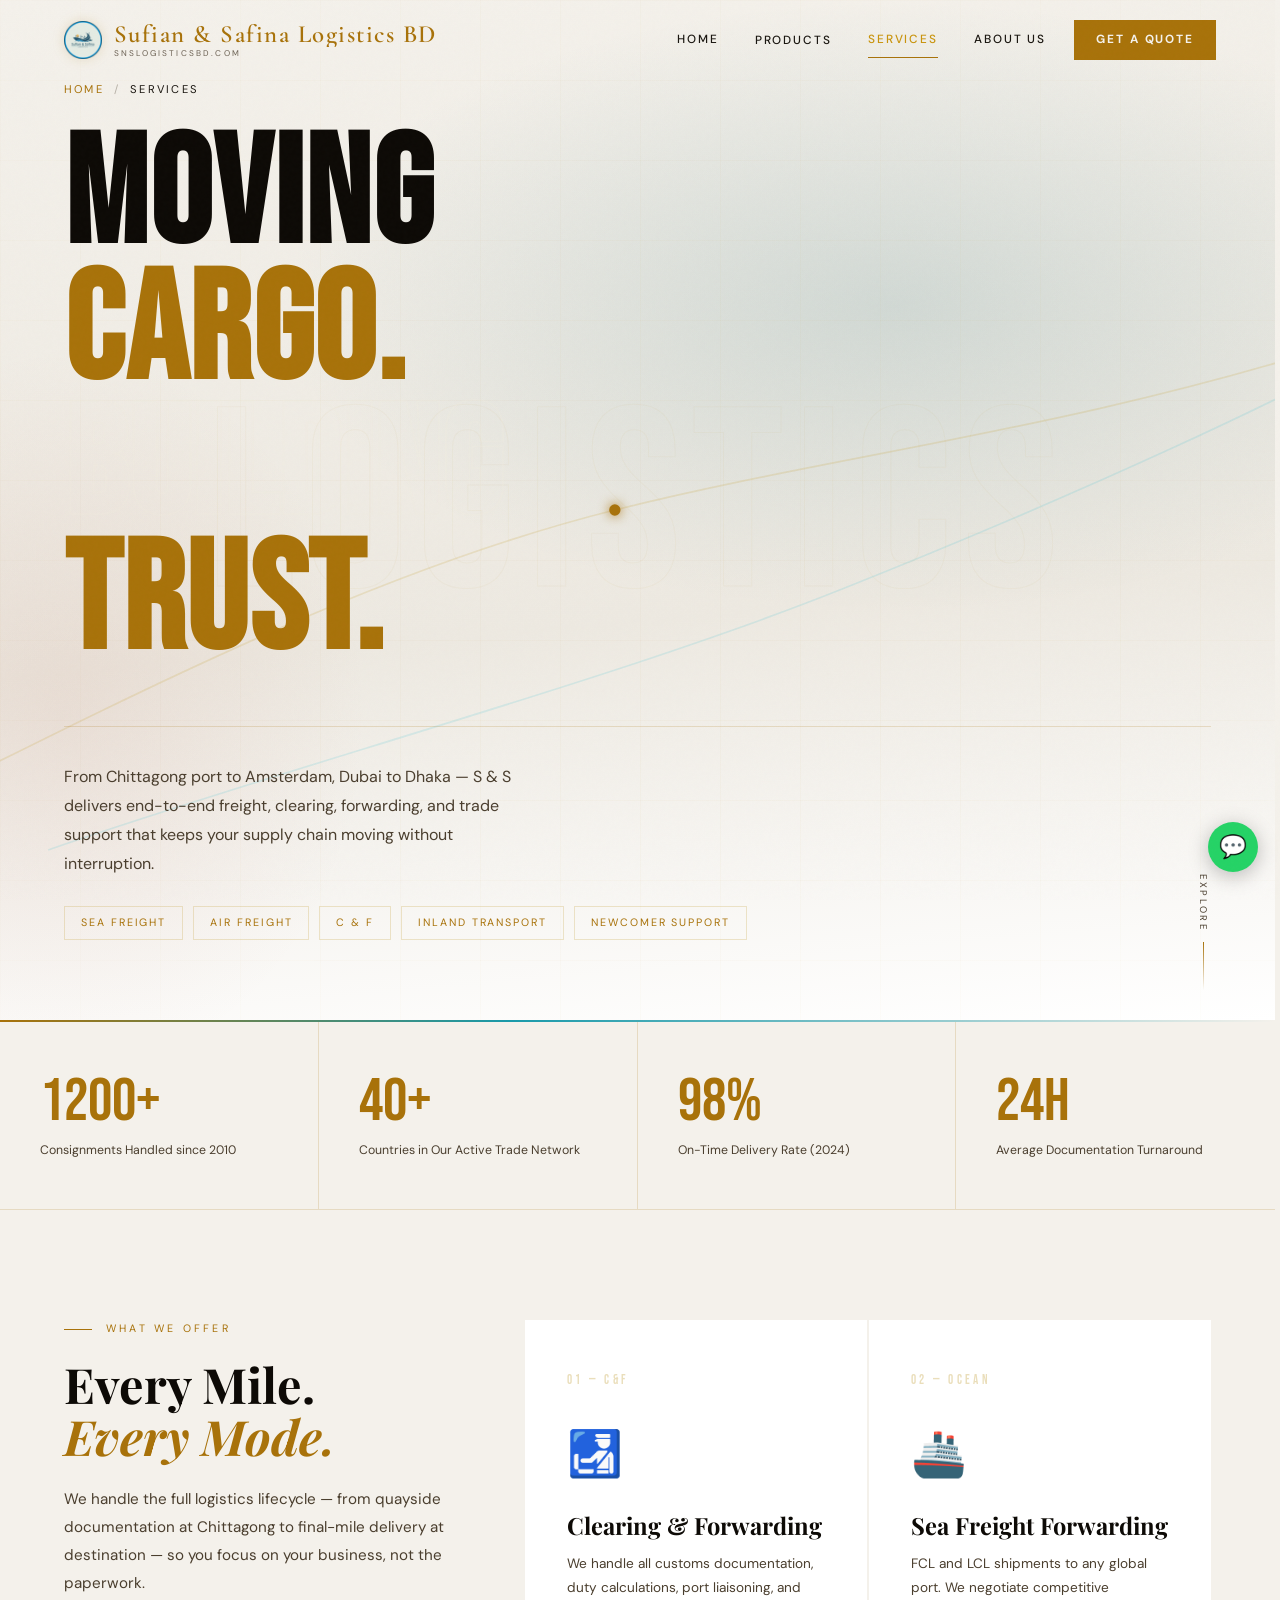
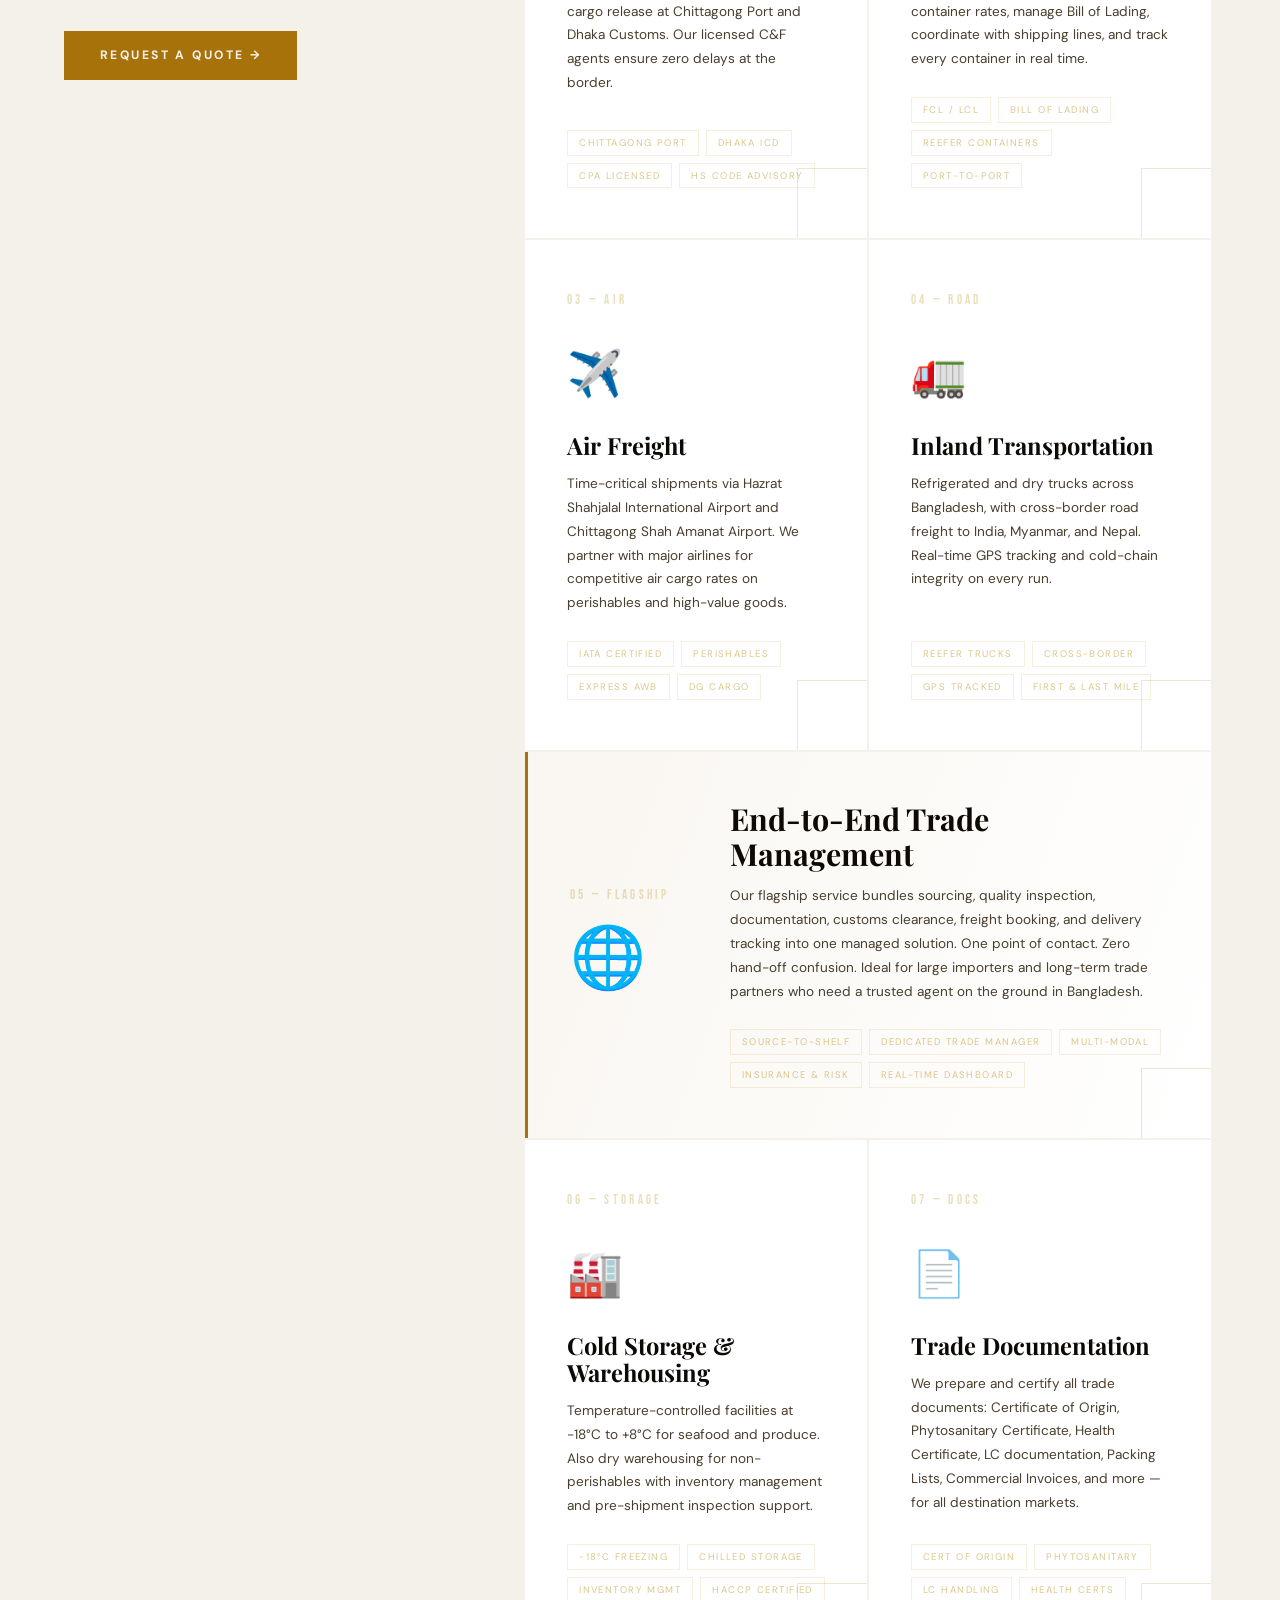
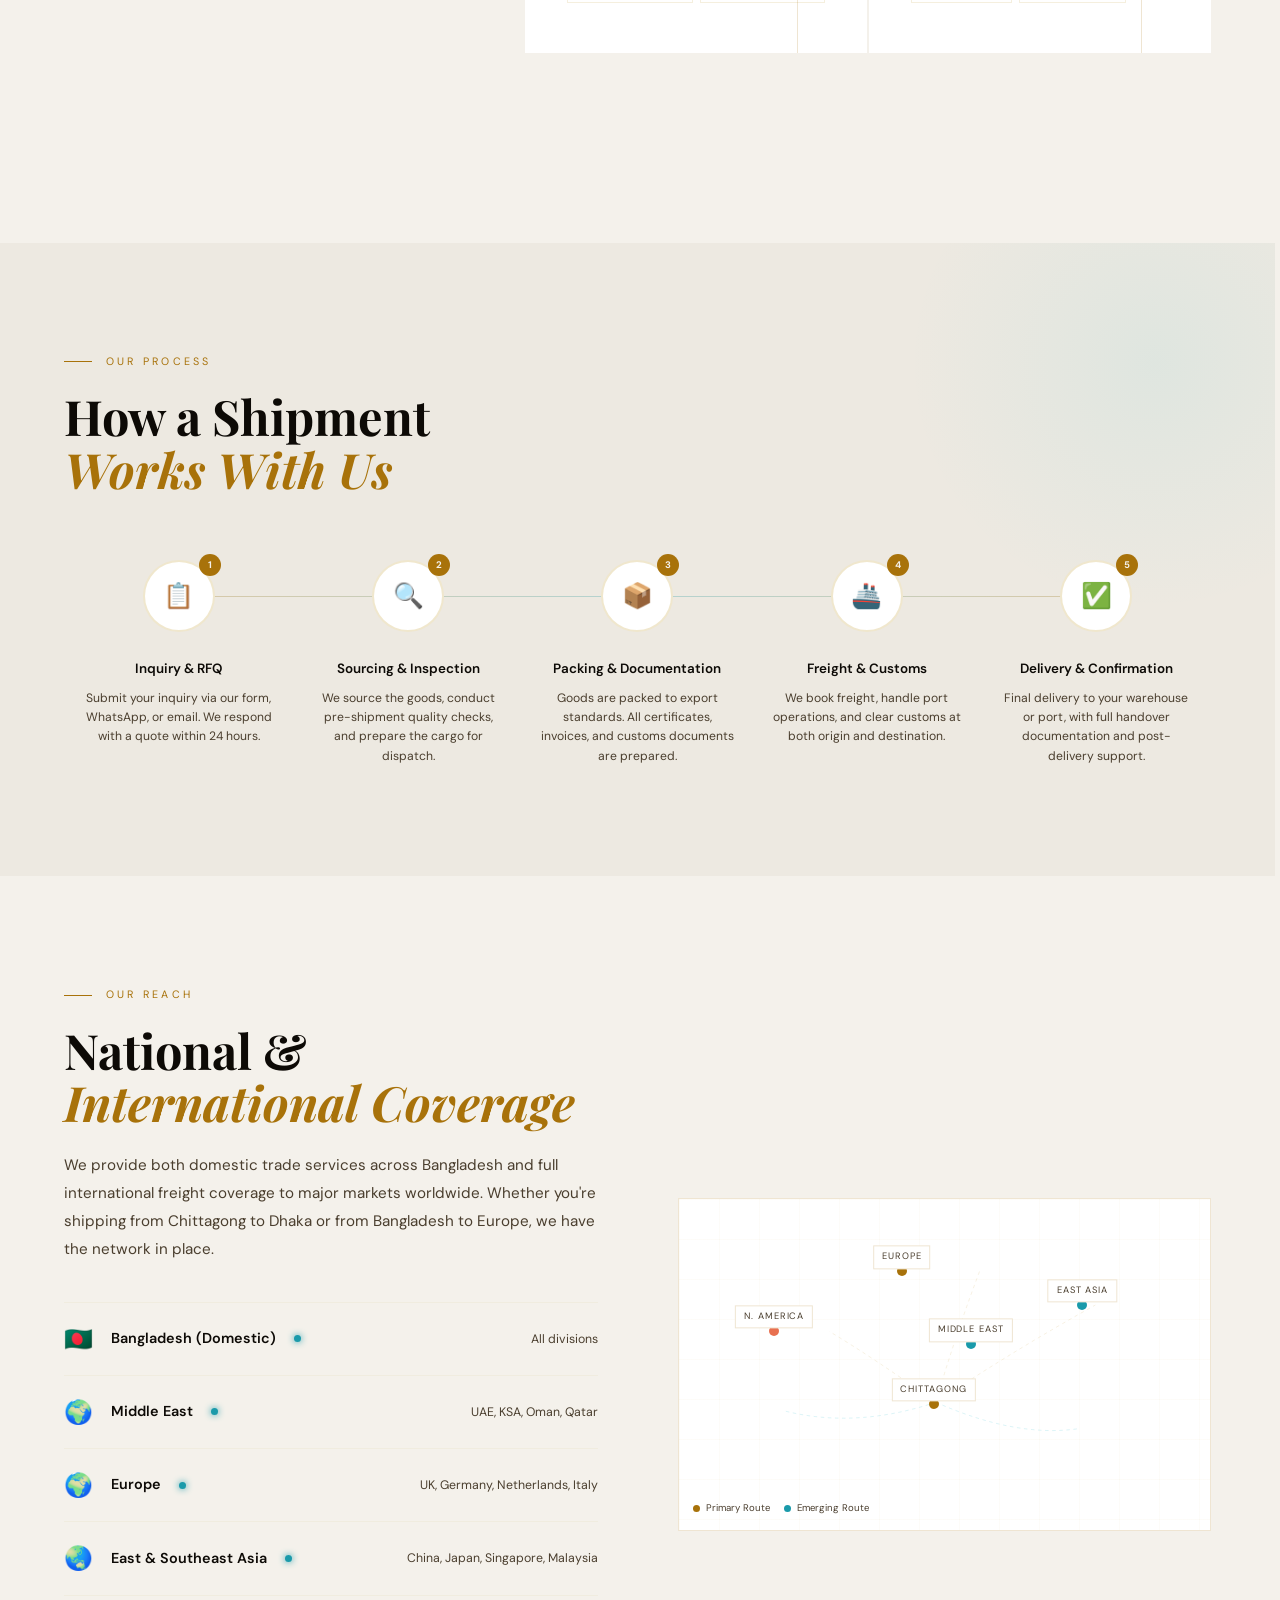
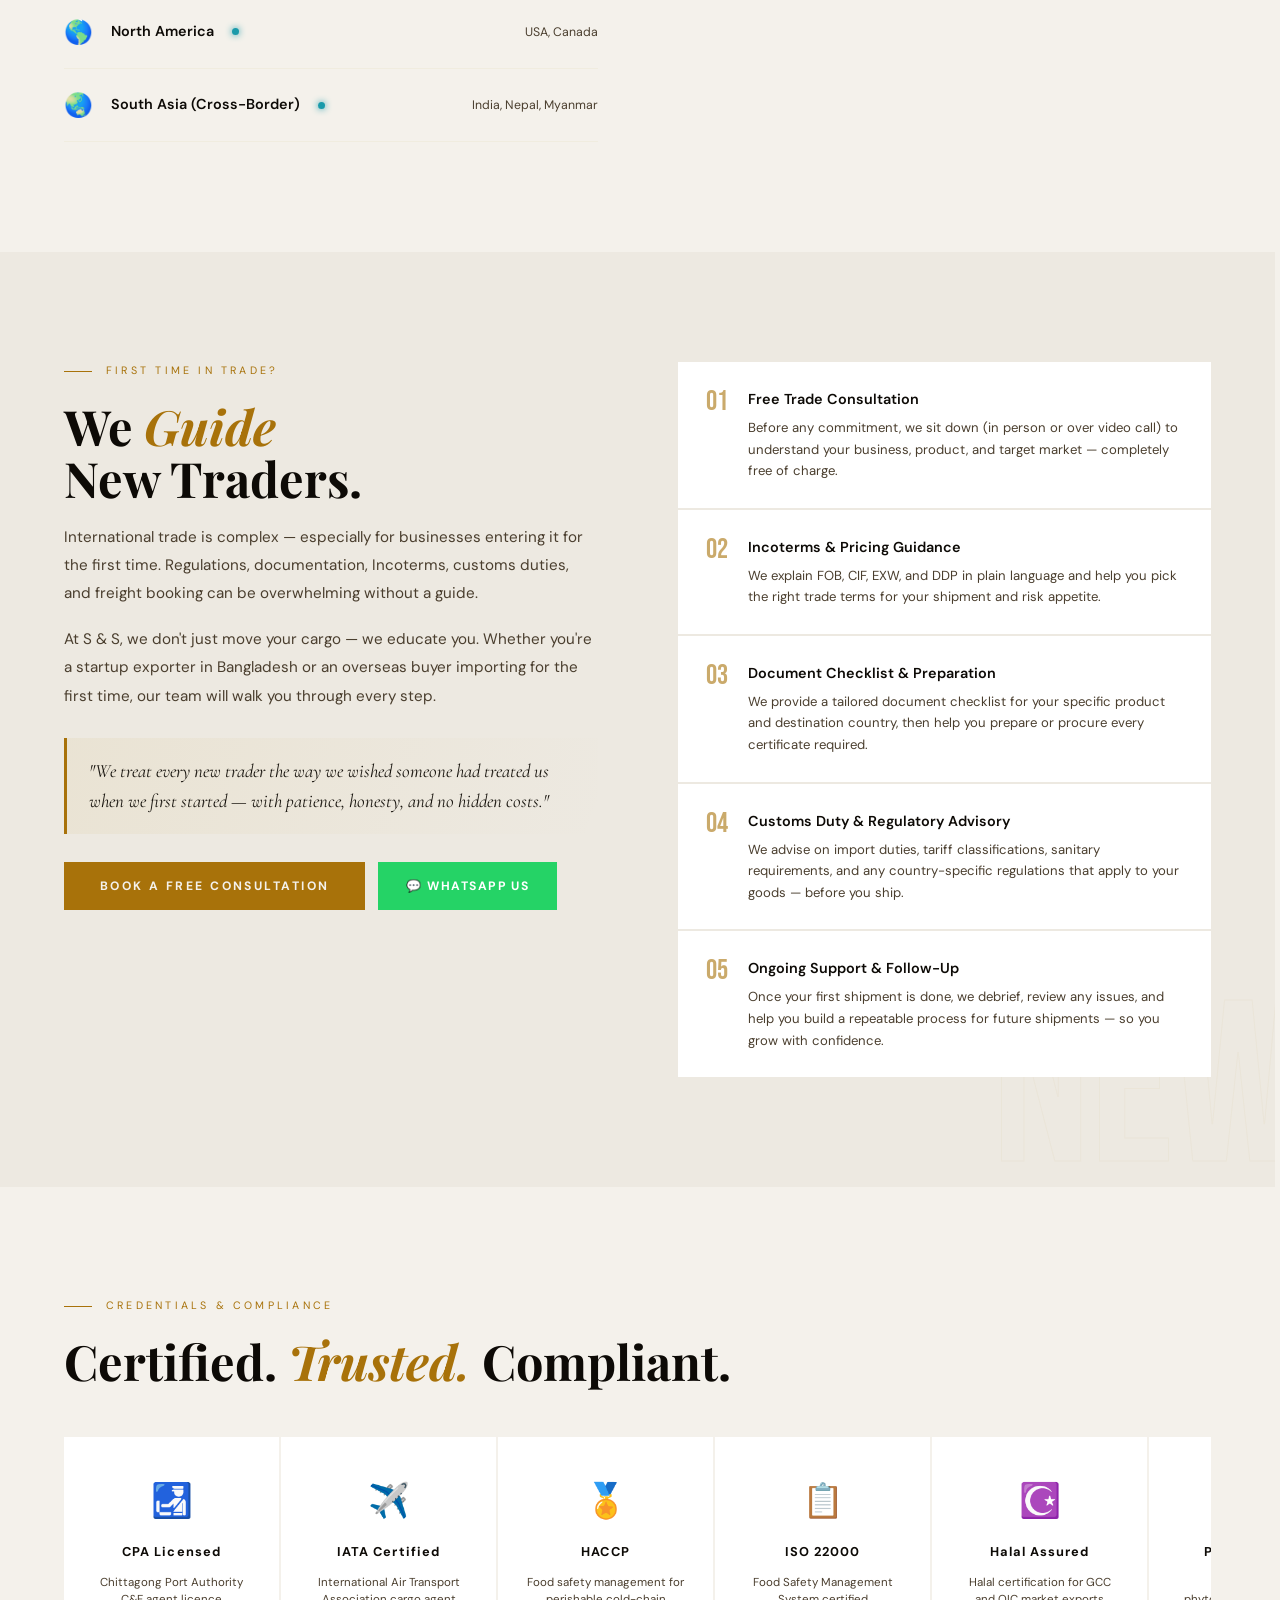
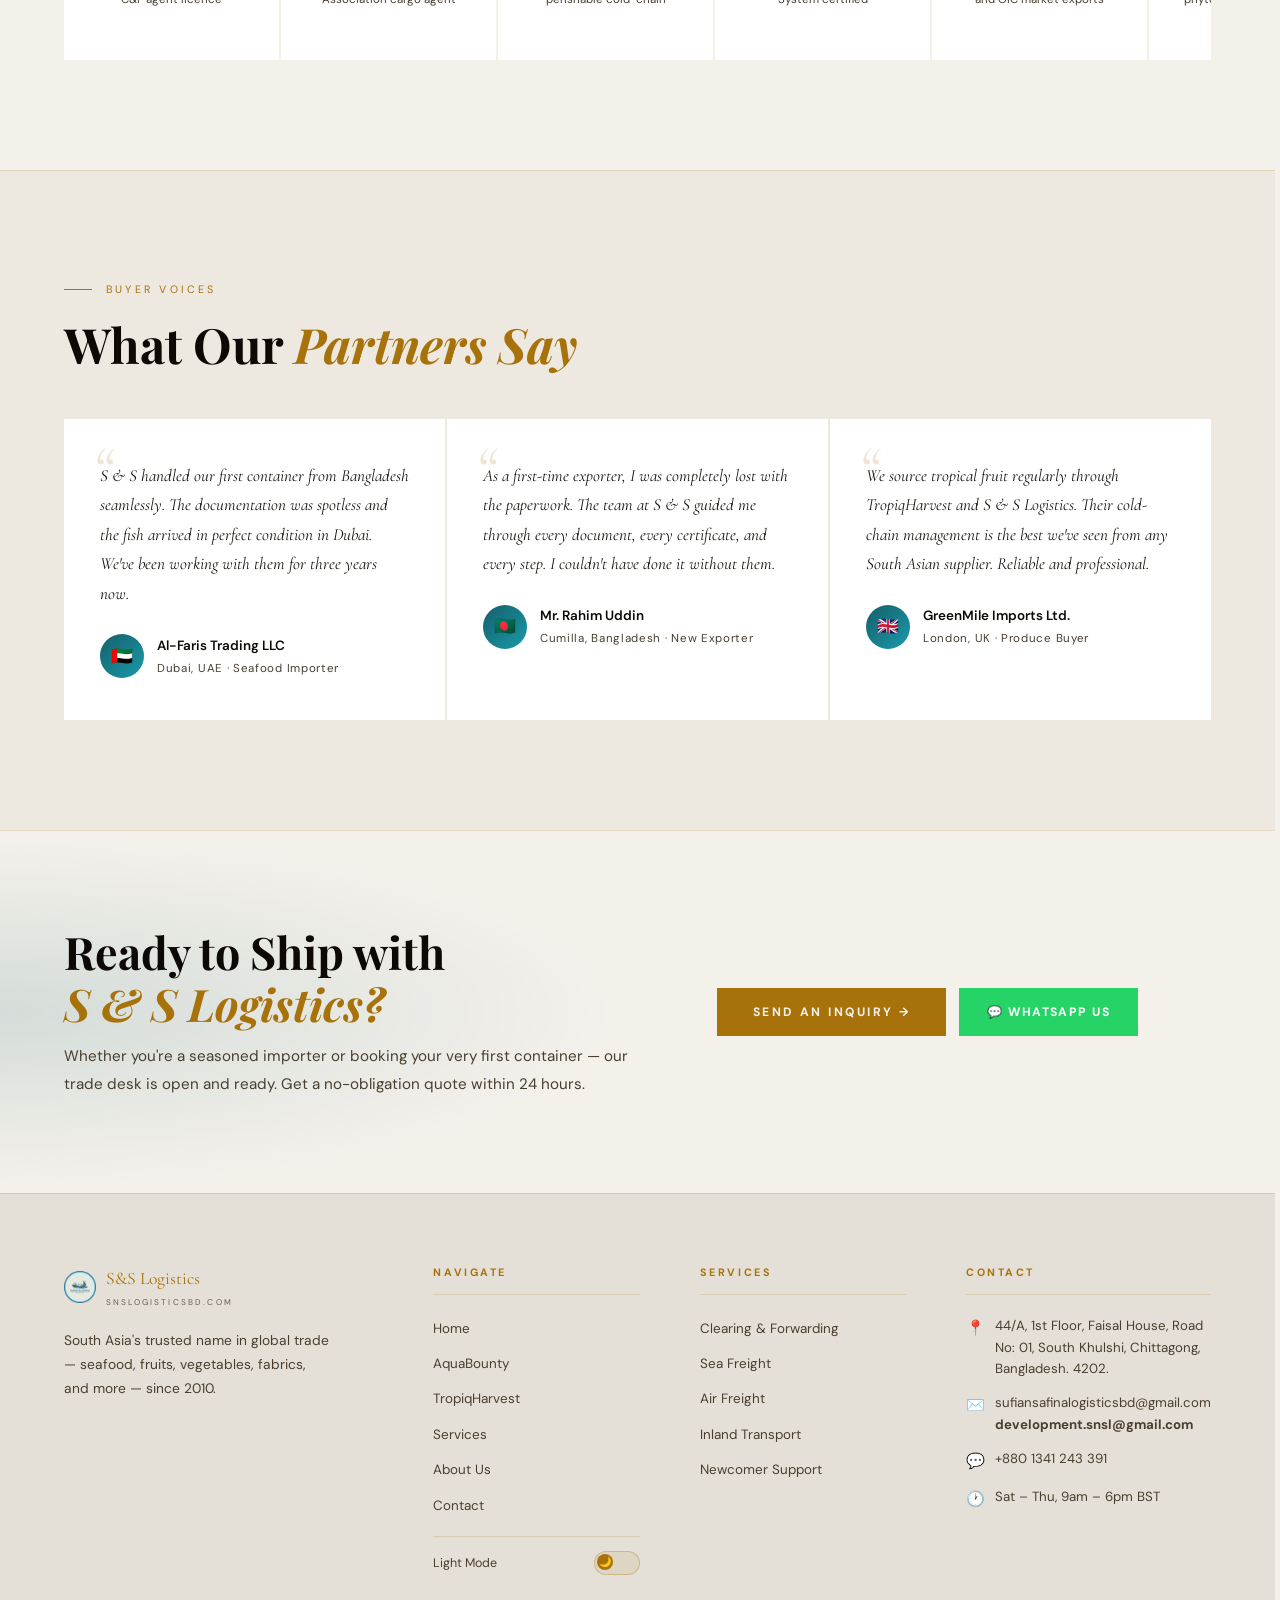
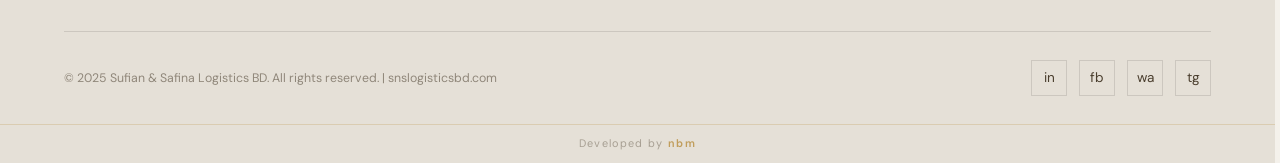
<file: v5/services.html>
<!DOCTYPE html>
<html lang="en">
<head>
  <meta charset="UTF-8" />
  <meta name="viewport" content="width=device-width, initial-scale=1.0" />

  <!-- ═══ PRIMARY META ═══ -->
  <title>Services | S&amp;S Logistics — Freight, C&amp;F, Shipping &amp; Trade Support Bangladesh</title>
  <meta name="description" content="S&amp;S Logistics offers end-to-end C&amp;F forwarding, sea freight, air freight, inland transport, customs clearance, cold-chain storage, and newcomer trade support from Chittagong, Bangladesh. 1,200+ consignments handled, 40+ countries served." />
  <meta name="keywords" content="C&amp;F Bangladesh, freight forwarding Bangladesh, sea freight Chittagong, air freight Bangladesh, customs clearance Bangladesh, cold chain logistics, export documentation Bangladesh, S&amp;S Logistics services, trade support Bangladesh, newcomer export help Bangladesh, reefer container Bangladesh, fish export logistics, fruit export logistics, Chittagong port clearing agent" />
  <meta name="author" content="Sufian &amp; Safina Logistics BD" />
  <meta name="robots" content="index, follow, max-snippet:-1, max-image-preview:large, max-video-preview:-1" />
  <link rel="canonical" href="https://snslogisticsbd.com/services.html" />

  <!-- ═══ PHASE 4: GLOBAL SEARCH META ═══ -->
  <meta name="revisit-after" content="7 days" />
  <meta name="rating" content="general" />
  <meta name="coverage" content="Worldwide" />
  <meta name="distribution" content="Global" />

  <!-- ═══ OPEN GRAPH ═══ -->
  <meta property="og:type"         content="website" />
  <meta property="og:url"          content="https://snslogisticsbd.com/services.html" />
  <meta property="og:title"        content="Services | S&amp;S Logistics — Freight, C&amp;F &amp; Trade Support" />
  <meta property="og:description"  content="End-to-end C&amp;F forwarding, sea freight, air freight, inland transport, cold-chain storage and newcomer trade support from Chittagong, Bangladesh." />
  <meta property="og:image"        content="https://snslogisticsbd.com/og-image.jpg" />
  <meta property="og:image:width"  content="1200" />
  <meta property="og:image:height" content="630" />
  <meta property="og:image:alt"    content="S&amp;S Logistics freight and trade services — Chittagong Bangladesh" />
  <meta property="og:site_name"    content="Sufian &amp; Safina Logistics BD" />

  <!-- ═══ TWITTER CARD ═══ -->
  <meta name="twitter:card"        content="summary_large_image" />
  <meta name="twitter:site"        content="@snslogisticsbd" />
  <meta name="twitter:title"       content="Services | S&amp;S Logistics — Freight, C&amp;F &amp; Trade Support" />
  <meta name="twitter:description" content="End-to-end freight, C&amp;F, cold-chain and trade support from Chittagong, Bangladesh. 1,200+ consignments. 40+ countries." />
  <meta name="twitter:image"       content="https://snslogisticsbd.com/og-image.jpg" />

  <!-- ═══ FAVICONS ═══ -->
  <link rel="icon"             type="image/png" sizes="32x32"  href="/favicon-32.png" />
  <link rel="icon"             type="image/png" sizes="16x16"  href="/favicon-16.png" />
  <link rel="icon"             type="image/svg+xml"            href="/favicon.svg" />
  <link rel="apple-touch-icon" sizes="180x180"                 href="/apple-touch-icon.png" />
  <link rel="manifest"                                          href="/site.webmanifest" />
  <meta name="theme-color"    content="#c9a84c" />

  <!-- ═══ PHASE 4: STRUCTURED DATA — AI & SEO ═══ -->

  <!-- BreadcrumbList -->
  <script type="application/ld+json">
  {
    "@context": "https://schema.org",
    "@type": "BreadcrumbList",
    "itemListElement": [
      { "@type": "ListItem", "position": 1, "name": "Home",     "item": "https://snslogisticsbd.com/" },
      { "@type": "ListItem", "position": 2, "name": "Services", "item": "https://snslogisticsbd.com/services.html" }
    ]
  }
  </script>

  <!-- Service schema — each service as a structured entity for AI engines -->
  <script type="application/ld+json">
  {
    "@context": "https://schema.org",
    "@type": "Service",
    "name": "S&S Logistics Export & Freight Services",
    "description": "End-to-end freight forwarding, customs clearing, cold-chain logistics, documentation, and trade support services from Chittagong, Bangladesh. Serving importers and exporters in 40+ countries.",
    "url": "https://snslogisticsbd.com/services.html",
    "provider": {
      "@type": "Organization",
      "name": "Sufian & Safina Logistics BD",
      "url": "https://snslogisticsbd.com",
      "telephone": "+880-1341-243-391",
      "email": "sufiansafinalogisticsbd@gmail.com",
      "address": {
        "@type": "PostalAddress",
        "streetAddress": "44/A, 1st Floor, Faisal House, Road No: 01, South Khulshi",
        "addressLocality": "Chattogram",
        "addressCountry": "BD"
      }
    },
    "areaServed": {
      "@type": "Place",
      "name": "Worldwide"
    },
    "serviceType": [
      "Clearing & Forwarding",
      "Sea Freight Forwarding",
      "Air Freight",
      "Inland Transportation",
      "Cold Chain Storage",
      "Trade Documentation",
      "End-to-End Trade Management",
      "Newcomer Trade Support"
    ],
    "hasOfferCatalog": {
      "@type": "OfferCatalog",
      "name": "S&S Logistics Service Catalog",
      "itemListElement": [
        {
          "@type": "Offer",
          "itemOffered": {
            "@type": "Service",
            "name": "Clearing & Forwarding (C&F)",
            "description": "Customs documentation, duty calculations, port liaisoning, and cargo release at Chittagong Port and Dhaka Customs. CPA licensed C&F agents."
          }
        },
        {
          "@type": "Offer",
          "itemOffered": {
            "@type": "Service",
            "name": "Sea Freight Forwarding",
            "description": "FCL and LCL shipments to any global port. Reefer container management for perishables. Bill of Lading, shipping line coordination."
          }
        },
        {
          "@type": "Offer",
          "itemOffered": {
            "@type": "Service",
            "name": "Air Freight",
            "description": "Time-critical shipments via Hazrat Shahjalal and Chittagong Shah Amanat airports. IATA certified. Perishables and high-value goods specialist."
          }
        },
        {
          "@type": "Offer",
          "itemOffered": {
            "@type": "Service",
            "name": "Inland Transportation",
            "description": "Refrigerated and dry trucks across Bangladesh. Cross-border road freight to India, Myanmar, and Nepal. GPS-tracked, cold-chain maintained."
          }
        },
        {
          "@type": "Offer",
          "itemOffered": {
            "@type": "Service",
            "name": "Cold Storage & Warehousing",
            "description": "Temperature-controlled facilities at -18°C to +8°C for seafood and produce. HACCP certified. Inventory management and pre-shipment inspection."
          }
        },
        {
          "@type": "Offer",
          "itemOffered": {
            "@type": "Service",
            "name": "Newcomer Trade Support",
            "description": "Free consultation for first-time exporters and importers. Incoterms guidance, document checklist, customs duty advisory. Hand-holding through every step."
          }
        }
      ]
    }
  }
  </script>

  <!-- FAQPage schema — common logistics questions for AI/voice search -->
  <script type="application/ld+json">
  {
    "@context": "https://schema.org",
    "@type": "FAQPage",
    "mainEntity": [
      {
        "@type": "Question",
        "name": "Does S&S Logistics handle customs clearance in Bangladesh?",
        "acceptedAnswer": {
          "@type": "Answer",
          "text": "Yes. S&S Logistics holds a Chittagong Port Authority (CPA) C&F licence and handles all customs documentation, duty calculations, port liaisoning, and cargo release at Chittagong Port and Dhaka Customs (ICD). Our licensed C&F agents ensure zero delays at the border."
        }
      },
      {
        "@type": "Question",
        "name": "Can S&S Logistics ship frozen fish in reefer containers?",
        "acceptedAnswer": {
          "@type": "Answer",
          "text": "Yes. S&S Logistics specialises in reefer container export for frozen fish, seafood, and fresh produce. We manage end-to-end cold chain from processing facility to destination port, maintaining -18°C throughout transit."
        }
      },
      {
        "@type": "Question",
        "name": "Does S&S Logistics help first-time exporters?",
        "acceptedAnswer": {
          "@type": "Answer",
          "text": "Yes. S&S Logistics offers a dedicated Newcomer Trade Support service — a free consultation for first-time exporters and importers covering Incoterms, documentation checklists, customs duty advisory, and step-by-step guidance through the entire export process."
        }
      },
      {
        "@type": "Question",
        "name": "Which countries does S&S Logistics ship to?",
        "acceptedAnswer": {
          "@type": "Answer",
          "text": "S&S Logistics ships to 40+ countries including Saudi Arabia, UAE, Qatar, Kuwait, Bahrain, Oman, Malaysia, Singapore, China, Japan, South Korea, United Kingdom, Germany, Netherlands, France, Italy, USA, Canada, India, and South Africa."
        }
      },
      {
        "@type": "Question",
        "name": "How do I get a freight quote from S&S Logistics?",
        "acceptedAnswer": {
          "@type": "Answer",
          "text": "Submit an inquiry via the contact form at snslogisticsbd.com/about.html, email sufiansafinalogisticsbd@gmail.com, or WhatsApp +880 1341 243 391. Our trade desk responds within 24 business hours with a quote."
        }
      }
    ]
  }
  </script>

  <!-- ═══ FONTS ═══ -->
  <link rel="preconnect" href="https://fonts.googleapis.com" />
  <link rel="preconnect" href="https://fonts.gstatic.com" crossorigin />
  <link href="https://fonts.googleapis.com/css2?family=Bebas+Neue&family=Cormorant+Garamond:ital,wght@0,300;0,400;0,600;1,400&family=DM+Sans:wght@300;400;500;600&family=Playfair+Display:ital,wght@0,700;1,400&display=swap" rel="stylesheet" />
  <link rel="stylesheet" href="shared.css" />

  <style>
    /* ── SERVICES PAGE STYLES (preserved entirely) ── */
    .svc-hero { position: relative; min-height: 100vh; display: flex; flex-direction: column; justify-content: flex-end; padding: 0 5vw 80px; overflow: hidden; }
    .svc-hero-bg { position: absolute; inset: 0; background: radial-gradient(ellipse 80% 50% at 70% 30%, var(--teal-faint) 0%, transparent 60%), radial-gradient(ellipse 40% 60% at 5% 70%, rgba(163,66,40,0.08) 0%, transparent 60%), linear-gradient(175deg, var(--ink) 0%, var(--ink2) 60%, var(--card) 100%); transition: background 0.3s ease; }
    .svc-hero-grid { position: absolute; inset: 0; background-image: linear-gradient(rgba(201,168,76,0.035) 1px, transparent 1px), linear-gradient(90deg, rgba(201,168,76,0.035) 1px, transparent 1px); background-size: 80px 80px; mask-image: radial-gradient(ellipse 90% 90% at 50% 50%, black 40%, transparent 100%); }
    .svc-ghost-text { position: absolute; top: 50%; left: 50%; transform: translate(-50%, -50%); font-family: 'Bebas Neue', sans-serif; font-size: clamp(14vw, 20vw, 260px); color: transparent; -webkit-text-stroke: 1px rgba(201,168,76,0.055); white-space: nowrap; pointer-events: none; letter-spacing: 0.04em; user-select: none; }
    .route-svg { position: absolute; inset: 0; width: 100%; height: 100%; pointer-events: none; }
    .route-path { stroke: rgba(201,168,76,0.22); stroke-width: 1.5; fill: none; stroke-dasharray: 2000; stroke-dashoffset: 2000; animation: draw-route 4s ease forwards 0.6s; }
    @keyframes draw-route { to { stroke-dashoffset: 0; } }
    .route-dot { fill: var(--gold); filter: drop-shadow(0 0 5px var(--gold)); animation: pulse-dot 2.5s ease-in-out infinite; }
    @keyframes pulse-dot { 0%,100%{r:4;opacity:0.8} 50%{r:7;opacity:1} }
    .svc-hero-content { position: relative; z-index: 2; padding-top: var(--nav-h); }
    .svc-hero-title { font-family: 'Bebas Neue', sans-serif; font-size: clamp(5rem, 12vw, 12rem); line-height: 0.88; letter-spacing: 0.01em; color: var(--white); animation: sns-fade-up 1s cubic-bezier(0.16,1,0.3,1) both; }
    .svc-hero-title .line-gold    { color: var(--gold); display: block; }
    .svc-hero-title .line-outline { -webkit-text-stroke: 2px rgba(240,235,224,0.22); color: transparent; display: block; }
    .svc-hero-bottom { display: flex; justify-content: space-between; align-items: flex-end; margin-top: 55px; padding-top: 36px; border-top: 1px solid var(--border-gold); flex-wrap: wrap; gap: 28px; animation: sns-fade-up 1.15s cubic-bezier(0.16,1,0.3,1) both; }
    .svc-hero-desc  { font-size: 1rem; line-height: 1.8; color: var(--sand); max-width: 480px; }
    .svc-hero-pills { display: flex; gap: 10px; flex-wrap: wrap; justify-content: flex-end; }
    .svc-pill { padding: 7px 16px; border: 1px solid rgba(201,168,76,0.28); font-size: 0.67rem; letter-spacing: 0.18em; text-transform: uppercase; color: var(--gold); }
    .scroll-cue { position: absolute; bottom: 30px; right: 5vw; display: flex; flex-direction: column; align-items: center; gap: 10px; z-index: 2; }
    .scroll-cue span { font-size: 0.6rem; letter-spacing: 0.28em; text-transform: uppercase; color: var(--sand); writing-mode: vertical-rl; }
    .scroll-cue-bar { width: 1px; height: 48px; background: linear-gradient(to bottom, var(--gold), transparent); animation: scroll-pulse 2s ease-in-out infinite; }

    /* NUMBERS STRIP */
    .numbers-strip { display: grid; grid-template-columns: repeat(4,1fr); border-bottom: 1px solid var(--border-gold); }
    .num-cell { padding: 50px 40px; border-right: 1px solid var(--border-gold); position: relative; overflow: hidden; transition: background 0.3s; }
    .num-cell:last-child { border-right: none; }
    .num-cell:hover { background: var(--gold-faint); }
    .num-cell::before { content: ''; position: absolute; top: 0; left: 0; width: 100%; height: 2px; background: var(--gold); transform: scaleX(0); transform-origin: left; transition: transform 0.4s; }
    .num-cell:hover::before { transform: scaleX(1); }
    .num-val   { font-family: 'Bebas Neue', sans-serif; font-size: 3.8rem; color: var(--gold); line-height: 1; display: block; }
    .num-label { font-size: 0.77rem; color: var(--sand); margin-top: 8px; line-height: 1.5; }

    /* SERVICES CARDS */
    #services-main { padding: var(--section-pad) 5vw; }
    .services-intro { display: grid; grid-template-columns: 1fr 1.8fr; gap: 80px; align-items: start; margin-bottom: 80px; }
    .services-intro-left { position: sticky; top: 110px; }
    .services-intro-left p { font-size: 0.95rem; line-height: 1.85; color: var(--sand); margin-top: 22px; }
    .services-intro-right { display: grid; grid-template-columns: 1fr 1fr; gap: 2px; }
    .svc-card { background: var(--card); position: relative; overflow: hidden; padding: 50px 42px; display: flex; flex-direction: column; gap: 0; transition: background 0.35s; cursor: default; }
    .svc-card:hover { background: var(--card2); }
    .svc-card::after { content: ''; position: absolute; bottom: 0; right: 0; width: 70px; height: 70px; border-top: 1px solid var(--border-gold); border-left: 1px solid var(--border-gold); transition: width 0.4s, height 0.4s, border-color 0.4s; }
    .svc-card:hover::after { width: 120px; height: 120px; border-color: rgba(201,168,76,0.28); }
    .svc-card-num  { font-family: 'Bebas Neue', sans-serif; font-size: 0.82rem; letter-spacing: 0.25em; color: rgba(201,168,76,0.38); margin-bottom: 26px; }
    .svc-card-icon { font-size: 2.8rem; margin-bottom: 20px; display: block; transition: transform 0.35s; }
    .svc-card:hover .svc-card-icon { transform: scale(1.14) rotate(-5deg); }
    .svc-card-name { font-family: 'Playfair Display', serif; font-size: 1.48rem; font-weight: 700; color: var(--white); margin-bottom: 13px; line-height: 1.15; }
    .svc-card-desc { font-size: 0.85rem; line-height: 1.75; color: var(--sand); flex: 1; margin-bottom: 26px; }
    .svc-card-tags { display: flex; flex-wrap: wrap; gap: 7px; margin-top: auto; }
    .svc-tag { padding: 4px 11px; border: 1px solid rgba(201,168,76,0.18); font-size: 0.6rem; letter-spacing: 0.15em; text-transform: uppercase; color: rgba(201,168,76,0.65); transition: border-color 0.25s, color 0.25s; }
    .svc-card:hover .svc-tag { border-color: rgba(201,168,76,0.42); color: var(--gold); }
    .svc-card-featured { grid-column: 1/-1; flex-direction: row; gap: 60px; align-items: center; background: linear-gradient(110deg, var(--card2) 0%, var(--card) 100%); border-left: 3px solid var(--gold); }
    .svc-card-featured .svc-card-icon { font-size: 3.8rem; margin-bottom: 0; flex-shrink: 0; }
    .svc-card-featured .svc-card-name { font-size: 1.9rem; }

    /* PROCESS */
    .process-section { padding: var(--section-pad) 5vw; background: var(--ink2); position: relative; overflow: hidden; transition: background 0.3s ease; }
    .process-section::before { content: ''; position: absolute; top: -130px; right: -130px; width: 500px; height: 500px; border-radius: 50%; background: radial-gradient(circle,rgba(37,184,204,0.07) 0%,transparent 70%); pointer-events: none; }
    .process-steps { display: grid; grid-template-columns: repeat(5,1fr); gap: 0; position: relative; }
    .process-steps::before { content: ''; position: absolute; top: 36px; left: 9%; right: 9%; height: 1px; background: linear-gradient(90deg, var(--gold), var(--teal-bright), var(--gold)); opacity: 0.28; }
    .process-step { display: flex; flex-direction: column; align-items: center; text-align: center; padding: 0 18px; position: relative; z-index: 1; }
    .step-circle { width: 72px; height: 72px; border-radius: 50%; background: var(--card); border: 2px solid rgba(201,168,76,0.28); display: flex; align-items: center; justify-content: center; font-size: 1.55rem; margin-bottom: 26px; position: relative; z-index: 1; transition: border-color 0.3s, background 0.3s; }
    .process-step:hover .step-circle { border-color: var(--gold); background: var(--gold-faint); }
    .step-num { position: absolute; top: -8px; right: -8px; width: 22px; height: 22px; border-radius: 50%; background: var(--gold); color: var(--ink); font-size: 0.6rem; font-weight: 700; display: flex; align-items: center; justify-content: center; }
    .step-title { font-size: 0.84rem; font-weight: 600; color: var(--white); margin-bottom: 8px; }
    .step-desc  { font-size: 0.76rem; color: var(--sand); line-height: 1.6; }

    /* COVERAGE */
    .coverage-section { padding: var(--section-pad) 5vw; display: grid; grid-template-columns: 1fr 1fr; gap: 80px; align-items: center; }
    .coverage-text p { font-size: 0.95rem; line-height: 1.85; color: var(--sand); margin-top: 22px; margin-bottom: 38px; }
    .coverage-regions { display: flex; flex-direction: column; gap: 0; }
    .region-row { display: flex; align-items: center; gap: 18px; padding: 17px 0; border-bottom: 1px solid rgba(201,168,76,0.07); transition: padding-left 0.3s; cursor: default; }
    .region-row:first-child { border-top: 1px solid rgba(201,168,76,0.07); }
    .region-row:hover { padding-left: 10px; }
    .region-flag   { font-size: 1.45rem; }
    .region-name   { font-weight: 600; color: var(--white); font-size: 0.9rem; }
    .region-detail { font-size: 0.77rem; color: var(--sand); margin-left: auto; }
    .region-dot    { width: 7px; height: 7px; border-radius: 50%; background: var(--teal-bright); flex-shrink: 0; box-shadow: 0 0 7px var(--teal-bright); }
    .coverage-visual { position: relative; }
    .map-art { width: 100%; aspect-ratio: 16/10; background: var(--card); border: 1px solid var(--border-gold); position: relative; overflow: hidden; }
    .map-art-grid { position: absolute; inset: 0; background-image: linear-gradient(rgba(201,168,76,0.035) 1px,transparent 1px),linear-gradient(90deg,rgba(201,168,76,0.035) 1px,transparent 1px); background-size: 40px 40px; }
    .trade-dot { position: absolute; width: 10px; height: 10px; border-radius: 50%; background: var(--gold); transform: translate(-50%,-50%); animation: trade-pulse 2.5s ease-out infinite; }
    .trade-dot.teal { background: var(--teal-bright); animation: trade-pulse-teal 2.5s ease-out infinite; }
    .trade-dot.rust { background: #e87050; animation: trade-pulse-rust 2.5s ease-out infinite; }
    @keyframes trade-pulse      { 0%{box-shadow:0 0 0 0 rgba(201,168,76,0.6)}  70%{box-shadow:0 0 0 13px rgba(201,168,76,0)}  100%{box-shadow:0 0 0 0 rgba(201,168,76,0)} }
    @keyframes trade-pulse-teal { 0%{box-shadow:0 0 0 0 rgba(37,184,204,0.6)}  70%{box-shadow:0 0 0 13px rgba(37,184,204,0)}  100%{box-shadow:0 0 0 0 rgba(37,184,204,0)} }
    @keyframes trade-pulse-rust { 0%{box-shadow:0 0 0 0 rgba(232,112,80,0.6)}  70%{box-shadow:0 0 0 13px rgba(232,112,80,0)}  100%{box-shadow:0 0 0 0 rgba(232,112,80,0)} }
    .map-label-tag { position: absolute; transform: translate(-50%,-110%); font-size: 0.58rem; letter-spacing: 0.1em; text-transform: uppercase; color: var(--sand); white-space: nowrap; background: var(--card); padding: 3px 8px; border: 1px solid var(--border-gold); }
    .map-routes-svg { position: absolute; inset: 0; width: 100%; height: 100%; pointer-events: none; }
    .map-route-line { stroke: rgba(201,168,76,0.18); stroke-width: 1; fill: none; stroke-dasharray: 4 4; }
    .map-route-line.teal-line { stroke: rgba(37,184,204,0.18); }
    .map-art-legend { position: absolute; bottom: 14px; left: 14px; display: flex; gap: 14px; }
    .legend-item { display: flex; align-items: center; gap: 6px; font-size: 0.6rem; color: var(--sand); }
    .legend-dot { width: 7px; height: 7px; border-radius: 50%; }

    /* NEWCOMER */
    .newcomer-section { padding: var(--section-pad) 5vw; background: var(--ink2); position: relative; overflow: hidden; transition: background 0.3s ease; }
    .newcomer-section::before { content: 'NEW'; position: absolute; right: -2vw; bottom: -20px; font-family: 'Bebas Neue', sans-serif; font-size: clamp(14vw,18vw,230px); color: transparent; -webkit-text-stroke: 1px rgba(201,168,76,0.055); pointer-events: none; user-select: none; line-height: 1; }
    .newcomer-layout { display: grid; grid-template-columns: 1fr 1fr; gap: 80px; align-items: start; }
    .newcomer-text p { font-size: 0.95rem; line-height: 1.85; color: var(--sand); margin-top: 18px; margin-bottom: 14px; }
    .newcomer-highlight { background: linear-gradient(110deg,rgba(201,168,76,0.09) 0%,transparent 100%); border-left: 3px solid var(--gold); padding: 18px 22px; margin: 28px 0; }
    .newcomer-highlight p { font-family: 'Cormorant Garamond', serif; font-size: 1.18rem; font-style: italic; color: var(--cream); margin: 0; line-height: 1.6; }
    .newcomer-steps { display: flex; flex-direction: column; gap: 2px; }
    .ns-item { background: var(--card); padding: 26px 28px; display: flex; align-items: flex-start; gap: 20px; transition: background 0.3s, padding-left 0.3s; }
    .ns-item:hover { background: var(--card2); padding-left: 36px; }
    .ns-num  { font-family: 'Bebas Neue', sans-serif; font-size: 1.75rem; color: var(--gold); opacity: 0.6; line-height: 1; flex-shrink: 0; }
    .ns-body h4 { font-size: 0.9rem; font-weight: 600; color: var(--white); margin-bottom: 5px; }
    .ns-body p  { font-size: 0.82rem; color: var(--sand); line-height: 1.65; }

    /* CERTS SCROLL */
    .certs-section { padding: var(--section-pad) 5vw; overflow: hidden; }
    .certs-scroll-track { display: flex; gap: 2px; width: max-content; animation: certs-scroll 26s linear infinite; }
    .certs-scroll-track:hover { animation-play-state: paused; }
    @keyframes certs-scroll { from{transform:translateX(0)} to{transform:translateX(-50%)} }
    .cert-tile { flex-shrink: 0; width: 215px; background: var(--card); padding: 34px 26px; display: flex; flex-direction: column; align-items: center; gap: 12px; text-align: center; border-top: 2px solid transparent; transition: border-color 0.3s, background 0.3s; }
    .cert-tile:hover { border-color: var(--gold); background: var(--card2); }
    .cert-tile-icon { font-size: 2.1rem; }
    .cert-tile-name { font-size: 0.8rem; font-weight: 700; color: var(--white); letter-spacing: 0.08em; }
    .cert-tile-body { font-size: 0.72rem; color: var(--sand); line-height: 1.5; }

    /* TESTIMONIALS */
    .trust-section { padding: var(--section-pad) 5vw; background: var(--ink2); border-top: 1px solid var(--border-gold); transition: background 0.3s ease; }
    .trust-grid { display: grid; grid-template-columns: repeat(3,1fr); gap: 2px; margin-top: 48px; }
    .trust-card { background: var(--card); padding: 42px 36px; position: relative; }
    .trust-quote { font-family: 'Cormorant Garamond', serif; font-size: 1.07rem; font-style: italic; color: var(--cream); line-height: 1.72; margin-bottom: 26px; }
    .trust-quote::before { content: '\201C'; font-size: 4rem; color: var(--gold); opacity: 0.18; position: absolute; top: 18px; left: 28px; font-family: 'Cormorant Garamond', serif; line-height: 1; }
    .trust-author { display: flex; align-items: center; gap: 13px; }
    .trust-avatar { width: 44px; height: 44px; border-radius: 50%; background: linear-gradient(135deg,var(--teal),var(--teal-bright)); display: flex; align-items: center; justify-content: center; font-size: 1.1rem; flex-shrink: 0; }
    .trust-name { font-size: 0.84rem; font-weight: 600; color: var(--white); }
    .trust-org  { font-size: 0.72rem; color: var(--sand); letter-spacing: 0.06em; margin-top: 2px; }

    /* CTA BAND */
    .cta-band { padding: 95px 5vw; display: grid; grid-template-columns: 1.2fr 1fr; gap: 60px; align-items: center; background: radial-gradient(ellipse 80% 80% at 0% 50%, var(--teal-faint) 0%, transparent 60%), var(--ink); border-top: 1px solid var(--border-gold); transition: background 0.3s ease; }
    .cta-band h2 { font-family: 'Playfair Display', serif; font-size: clamp(2rem,3.5vw,3rem); font-weight: 700; color: var(--white); line-height: 1.15; }
    .cta-band h2 em { font-style: italic; color: var(--gold); }
    .cta-band p { font-size: 0.95rem; color: var(--sand); line-height: 1.8; margin-top: 14px; }
    .cta-band-actions { display: flex; gap: 13px; flex-wrap: wrap; align-items: center; }

    /* RESPONSIVE */
    @media(max-width:1100px){
      .numbers-strip { grid-template-columns: 1fr 1fr; }
      .services-intro { grid-template-columns: 1fr; }
      .services-intro-left { position: static; }
      .process-steps { grid-template-columns: 1fr 1fr 1fr; gap: 28px; }
      .process-steps::before { display: none; }
      .coverage-section { grid-template-columns: 1fr; }
      .newcomer-layout { grid-template-columns: 1fr; }
      .trust-grid { grid-template-columns: 1fr; }
      .cta-band { grid-template-columns: 1fr; }
    }
    @media(max-width:768px){
      .services-intro-right { grid-template-columns: 1fr; }
      .process-steps { grid-template-columns: 1fr 1fr; }
      .numbers-strip { grid-template-columns: 1fr 1fr; }
      .svc-hero-pills { justify-content: flex-start; }
      .svc-card-featured { flex-direction: column; gap: 22px; }
    }
    @media(max-width:480px){
      .process-steps { grid-template-columns: 1fr; }
    }
  </style>
</head>
<body>

<!-- GLOBAL NAV -->
<nav id="global-nav" role="navigation" aria-label="Main navigation">
  <a href="index.html" class="nav-logo" aria-label="S&amp;S Logistics — Home">
    <img src="logo.png" alt="Sufian &amp; Safina Logistics BD logo" class="nav-logo-img" width="40" height="40" />
    <span class="nav-logo-text">
      <span class="nav-logo-main">
        <span class="nav-logo-main-full">Sufian &amp; Safina Logistics BD</span>
        <span class="nav-logo-main-short">S&amp;S Logistics</span>
        <span class="nav-logo-main-abbr">S&amp;S Logistics</span>
      </span>
      <span class="nav-logo-sub">snslogisticsbd.com</span>
    </span>
  </a>
  <ul class="nav-links" role="list">
    <li><a href="index.html">Home</a></li>
    <li class="has-dropdown">
      <button class="nav-dd-trigger" aria-haspopup="true" aria-expanded="false">Products</button>
      <div class="nav-dropdown" role="menu">
        <a href="acquabounty.html" role="menuitem">
          <span class="dd-icon" aria-hidden="true">🐟</span>
          <span class="dd-text"><span class="dd-name">AquaBounty</span><span class="dd-tag">Premium Fish &amp; Seafood Export</span></span>
        </a>
        <a href="tropiqharvest.html" role="menuitem">
          <span class="dd-icon" aria-hidden="true">🍍</span>
          <span class="dd-text"><span class="dd-name">TropiqHarvest</span><span class="dd-tag">Tropical Fruits &amp; Produce</span></span>
        </a>
        <hr class="dd-divider"/>
        <div class="dd-coming-soon" role="group">
          <span class="dd-soon-label">Coming Soon</span>
          <div class="dd-soon-item">🥦 <span>Vegetables</span><span class="dd-soon-badge">Soon</span></div>
          <div class="dd-soon-item">🧵 <span>Jute &amp; Fabrics</span><span class="dd-soon-badge">Soon</span></div>
          <div class="dd-soon-item">👜 <span>Leather Goods</span><span class="dd-soon-badge">Soon</span></div>
          <div class="dd-soon-item">⚙️ <span>Steel &amp; Scrap</span><span class="dd-soon-badge">Soon</span></div>
        </div>
      </div>
    </li>
    <li><a href="services.html" class="nav-active" aria-current="page">Services</a></li>
    <li><a href="about.html">About Us</a></li>
    <li><a href="about.html#contact" class="nav-cta">Get a Quote</a></li>
  </ul>
  <button class="nav-hamburger" id="nav-hamburger"
          aria-label="Open navigation menu"
          aria-expanded="false"
          aria-controls="mobile-menu">
    <span></span><span></span><span></span>
  </button>
</nav>

<!-- PHASE 3: SLIDE-DOWN MOBILE MENU -->
<div id="mobile-menu"
     role="dialog"
     aria-modal="true"
     aria-label="Navigation menu"
     aria-hidden="true">

  <a href="index.html" class="mobile-menu-link">Home</a>

  <span class="mobile-menu-link" style="cursor:default;opacity:0.55;font-size:0.65rem;letter-spacing:0.28em;" aria-hidden="true">PRODUCTS</span>
  <div class="mobile-sub-links">
    <a href="acquabounty.html">AquaBounty — Fish &amp; Seafood</a>
    <a href="tropiqharvest.html">TropiqHarvest — Tropical Fruits</a>
  </div>

  <a href="services.html" class="mobile-menu-link" aria-current="page">Services</a>
  <a href="about.html" class="mobile-menu-link">About Us</a>

  <div class="mobile-menu-divider" aria-hidden="true"></div>

  <a href="about.html#contact" class="mobile-menu-cta">Get a Quote →</a>
</div>

<main>
<!-- HERO -->
<div class="svc-hero" aria-labelledby="svc-hero-heading">
  <div class="svc-hero-bg" aria-hidden="true"></div>
  <div class="svc-hero-grid" aria-hidden="true"></div>
  <div class="svc-ghost-text" aria-hidden="true">LOGISTICS</div>
  <svg class="route-svg" viewBox="0 0 1440 900" preserveAspectRatio="xMidYMid slice" aria-hidden="true">
    <path class="route-path" d="M 100,700 C 300,600 500,500 700,450 C 900,400 1100,380 1350,300" />
    <path class="route-path" d="M 200,750 C 400,680 700,600 900,520 C 1100,440 1300,350 1420,280" style="animation-delay:1s;stroke:rgba(37,184,204,0.14);"/>
    <circle class="route-dot" cx="100" cy="700" r="5"/>
    <circle class="route-dot teal" cx="1350" cy="300" r="5" style="animation-delay:0.8s"/>
    <circle class="route-dot rust" cx="700" cy="450" r="5" style="animation-delay:1.4s"/>
  </svg>
  <div class="svc-hero-content">
    <nav class="breadcrumb" aria-label="Breadcrumb">
      <a href="index.html">Home</a>
      <span class="breadcrumb-sep" aria-hidden="true">/</span>
      <span style="color:var(--cream)" aria-current="page">Services</span>
    </nav>
    <h1 id="svc-hero-heading" class="svc-hero-title">
      <span>Moving</span>
      <span class="line-gold">Cargo.</span>
      <span class="line-outline">Building</span>
      <span class="line-gold">Trust.</span>
    </h1>
    <div class="svc-hero-bottom">
      <p class="svc-hero-desc">From Chittagong port to Amsterdam, Dubai to Dhaka — S &amp; S delivers end-to-end freight, clearing, forwarding, and trade support that keeps your supply chain moving without interruption.</p>
      <div class="svc-hero-pills" aria-label="Service categories">
        <span class="svc-pill">Sea Freight</span>
        <span class="svc-pill">Air Freight</span>
        <span class="svc-pill">C &amp; F</span>
        <span class="svc-pill">Inland Transport</span>
        <span class="svc-pill">Newcomer Support</span>
      </div>
    </div>
  </div>
  <div class="scroll-cue" aria-hidden="true"><span>Explore</span><div class="scroll-cue-bar"></div></div>
</div>

<div class="gold-rule" aria-hidden="true"></div>

<!-- NUMBERS STRIP -->
<div class="numbers-strip" aria-label="Key statistics">
  <div class="num-cell reveal"><span class="num-val">1200+</span><p class="num-label">Consignments Handled since 2010</p></div>
  <div class="num-cell reveal reveal-d1"><span class="num-val">40+</span><p class="num-label">Countries in Our Active Trade Network</p></div>
  <div class="num-cell reveal reveal-d2"><span class="num-val">98%</span><p class="num-label">On-Time Delivery Rate (2024)</p></div>
  <div class="num-cell reveal reveal-d3"><span class="num-val">24H</span><p class="num-label">Average Documentation Turnaround</p></div>
</div>

<!-- SERVICES CARDS -->
<section id="services-main" aria-labelledby="services-main-heading">
  <div class="services-intro">
    <div class="services-intro-left">
      <div class="eyebrow reveal"><div class="eyebrow-line"></div><span class="eyebrow-text">What We Offer</span></div>
      <h2 id="services-main-heading" class="section-title reveal">Every Mile.<br /><em>Every Mode.</em></h2>
      <p class="reveal">We handle the full logistics lifecycle — from quayside documentation at Chittagong to final-mile delivery at destination — so you focus on your business, not the paperwork.</p>
      <div style="margin-top:34px;" class="reveal"><a href="about.html#contact" class="btn-primary">Request a Quote →</a></div>
    </div>
    <div class="services-intro-right">
      <div class="svc-card reveal">
        <span class="svc-card-num">01 — C&amp;F</span>
        <span class="svc-card-icon" aria-hidden="true">🛃</span>
        <div class="svc-card-name">Clearing &amp; Forwarding</div>
        <p class="svc-card-desc">We handle all customs documentation, duty calculations, port liaisoning, and cargo release at Chittagong Port and Dhaka Customs. Our licensed C&amp;F agents ensure zero delays at the border.</p>
        <div class="svc-card-tags"><span class="svc-tag">Chittagong Port</span><span class="svc-tag">Dhaka ICD</span><span class="svc-tag">CPA Licensed</span><span class="svc-tag">HS Code Advisory</span></div>
      </div>
      <div class="svc-card reveal reveal-d1">
        <span class="svc-card-num">02 — Ocean</span>
        <span class="svc-card-icon" aria-hidden="true">🚢</span>
        <div class="svc-card-name">Sea Freight Forwarding</div>
        <p class="svc-card-desc">FCL and LCL shipments to any global port. We negotiate competitive container rates, manage Bill of Lading, coordinate with shipping lines, and track every container in real time.</p>
        <div class="svc-card-tags"><span class="svc-tag">FCL / LCL</span><span class="svc-tag">Bill of Lading</span><span class="svc-tag">Reefer Containers</span><span class="svc-tag">Port-to-Port</span></div>
      </div>
      <div class="svc-card reveal">
        <span class="svc-card-num">03 — Air</span>
        <span class="svc-card-icon" aria-hidden="true">✈️</span>
        <div class="svc-card-name">Air Freight</div>
        <p class="svc-card-desc">Time-critical shipments via Hazrat Shahjalal International Airport and Chittagong Shah Amanat Airport. We partner with major airlines for competitive air cargo rates on perishables and high-value goods.</p>
        <div class="svc-card-tags"><span class="svc-tag">IATA Certified</span><span class="svc-tag">Perishables</span><span class="svc-tag">Express AWB</span><span class="svc-tag">DG Cargo</span></div>
      </div>
      <div class="svc-card reveal reveal-d1">
        <span class="svc-card-num">04 — Road</span>
        <span class="svc-card-icon" aria-hidden="true">🚛</span>
        <div class="svc-card-name">Inland Transportation</div>
        <p class="svc-card-desc">Refrigerated and dry trucks across Bangladesh, with cross-border road freight to India, Myanmar, and Nepal. Real-time GPS tracking and cold-chain integrity on every run.</p>
        <div class="svc-card-tags"><span class="svc-tag">Reefer Trucks</span><span class="svc-tag">Cross-Border</span><span class="svc-tag">GPS Tracked</span><span class="svc-tag">First &amp; Last Mile</span></div>
      </div>
      <div class="svc-card svc-card-featured reveal">
        <div style="flex-shrink:0">
          <span class="svc-card-num">05 — FLAGSHIP</span>
          <span class="svc-card-icon" aria-hidden="true">🌐</span>
        </div>
        <div>
          <div class="svc-card-name">End-to-End Trade Management</div>
          <p class="svc-card-desc">Our flagship service bundles sourcing, quality inspection, documentation, customs clearance, freight booking, and delivery tracking into one managed solution. One point of contact. Zero hand-off confusion. Ideal for large importers and long-term trade partners who need a trusted agent on the ground in Bangladesh.</p>
          <div class="svc-card-tags"><span class="svc-tag">Source-to-Shelf</span><span class="svc-tag">Dedicated Trade Manager</span><span class="svc-tag">Multi-Modal</span><span class="svc-tag">Insurance &amp; Risk</span><span class="svc-tag">Real-Time Dashboard</span></div>
        </div>
      </div>
      <div class="svc-card reveal">
        <span class="svc-card-num">06 — Storage</span>
        <span class="svc-card-icon" aria-hidden="true">🏭</span>
        <div class="svc-card-name">Cold Storage &amp; Warehousing</div>
        <p class="svc-card-desc">Temperature-controlled facilities at -18°C to +8°C for seafood and produce. Also dry warehousing for non-perishables with inventory management and pre-shipment inspection support.</p>
        <div class="svc-card-tags"><span class="svc-tag">-18°C Freezing</span><span class="svc-tag">Chilled Storage</span><span class="svc-tag">Inventory Mgmt</span><span class="svc-tag">HACCP Certified</span></div>
      </div>
      <div class="svc-card reveal reveal-d1">
        <span class="svc-card-num">07 — Docs</span>
        <span class="svc-card-icon" aria-hidden="true">📄</span>
        <div class="svc-card-name">Trade Documentation</div>
        <p class="svc-card-desc">We prepare and certify all trade documents: Certificate of Origin, Phytosanitary Certificate, Health Certificate, LC documentation, Packing Lists, Commercial Invoices, and more — for all destination markets.</p>
        <div class="svc-card-tags"><span class="svc-tag">Cert of Origin</span><span class="svc-tag">Phytosanitary</span><span class="svc-tag">LC Handling</span><span class="svc-tag">Health Certs</span></div>
      </div>
    </div>
  </div>
</section>

<!-- HOW IT WORKS -->
<div class="process-section">
  <div style="margin-bottom:65px;">
    <div class="eyebrow reveal"><div class="eyebrow-line"></div><span class="eyebrow-text">Our Process</span></div>
    <h2 class="section-title reveal">How a Shipment<br /><em>Works With Us</em></h2>
  </div>
  <div class="process-steps">
    <div class="process-step reveal"><div class="step-circle" aria-hidden="true">📋<span class="step-num">1</span></div><div class="step-title">Inquiry &amp; RFQ</div><p class="step-desc">Submit your inquiry via our form, WhatsApp, or email. We respond with a quote within 24 hours.</p></div>
    <div class="process-step reveal reveal-d1"><div class="step-circle" aria-hidden="true">🔍<span class="step-num">2</span></div><div class="step-title">Sourcing &amp; Inspection</div><p class="step-desc">We source the goods, conduct pre-shipment quality checks, and prepare the cargo for dispatch.</p></div>
    <div class="process-step reveal reveal-d2"><div class="step-circle" aria-hidden="true">📦<span class="step-num">3</span></div><div class="step-title">Packing &amp; Documentation</div><p class="step-desc">Goods are packed to export standards. All certificates, invoices, and customs documents are prepared.</p></div>
    <div class="process-step reveal reveal-d3"><div class="step-circle" aria-hidden="true">🚢<span class="step-num">4</span></div><div class="step-title">Freight &amp; Customs</div><p class="step-desc">We book freight, handle port operations, and clear customs at both origin and destination.</p></div>
    <div class="process-step reveal reveal-d4"><div class="step-circle" aria-hidden="true">✅<span class="step-num">5</span></div><div class="step-title">Delivery &amp; Confirmation</div><p class="step-desc">Final delivery to your warehouse or port, with full handover documentation and post-delivery support.</p></div>
  </div>
</div>

<!-- COVERAGE -->
<div class="coverage-section">
  <div class="coverage-text">
    <div class="eyebrow reveal"><div class="eyebrow-line"></div><span class="eyebrow-text">Our Reach</span></div>
    <h2 class="section-title reveal">National &amp;<br /><em>International Coverage</em></h2>
    <p class="reveal">We provide both domestic trade services across Bangladesh and full international freight coverage to major markets worldwide. Whether you're shipping from Chittagong to Dhaka or from Bangladesh to Europe, we have the network in place.</p>
    <div class="coverage-regions" role="list" aria-label="Coverage regions">
      <div class="region-row reveal" role="listitem"><span class="region-flag" aria-hidden="true">🇧🇩</span><span class="region-name">Bangladesh (Domestic)</span><span class="region-dot" aria-hidden="true"></span><span class="region-detail">All divisions</span></div>
      <div class="region-row reveal reveal-d1" role="listitem"><span class="region-flag" aria-hidden="true">🌍</span><span class="region-name">Middle East</span><span class="region-dot" aria-hidden="true"></span><span class="region-detail">UAE, KSA, Oman, Qatar</span></div>
      <div class="region-row reveal reveal-d2" role="listitem"><span class="region-flag" aria-hidden="true">🌍</span><span class="region-name">Europe</span><span class="region-dot" aria-hidden="true"></span><span class="region-detail">UK, Germany, Netherlands, Italy</span></div>
      <div class="region-row reveal reveal-d3" role="listitem"><span class="region-flag" aria-hidden="true">🌏</span><span class="region-name">East &amp; Southeast Asia</span><span class="region-dot" aria-hidden="true"></span><span class="region-detail">China, Japan, Singapore, Malaysia</span></div>
      <div class="region-row reveal reveal-d4" role="listitem"><span class="region-flag" aria-hidden="true">🌎</span><span class="region-name">North America</span><span class="region-dot" aria-hidden="true"></span><span class="region-detail">USA, Canada</span></div>
      <div class="region-row reveal" role="listitem"><span class="region-flag" aria-hidden="true">🌏</span><span class="region-name">South Asia (Cross-Border)</span><span class="region-dot" aria-hidden="true"></span><span class="region-detail">India, Nepal, Myanmar</span></div>
    </div>
  </div>
  <div class="coverage-visual reveal" aria-hidden="true">
    <div class="map-art">
      <div class="map-art-grid"></div>
      <svg class="map-routes-svg" viewBox="0 0 600 375" preserveAspectRatio="none">
        <path class="map-route-line" d="M 290 230 Q 380 170 470 120"/>
        <path class="map-route-line" d="M 290 230 Q 220 180 170 150"/>
        <path class="map-route-line" d="M 290 230 Q 310 160 340 80"/>
        <path class="map-route-line teal-line" d="M 290 230 Q 200 260 120 240"/>
        <path class="map-route-line teal-line" d="M 290 230 Q 380 270 450 260"/>
      </svg>
      <div class="trade-dot" style="left:48%;top:62%"></div>
      <div class="map-label-tag" style="left:48%;top:62%">Chittagong</div>
      <div class="trade-dot teal" style="left:55%;top:44%"></div>
      <div class="map-label-tag" style="left:55%;top:44%">Middle East</div>
      <div class="trade-dot" style="left:42%;top:22%"></div>
      <div class="map-label-tag" style="left:42%;top:22%">Europe</div>
      <div class="trade-dot teal" style="left:76%;top:32%"></div>
      <div class="map-label-tag" style="left:76%;top:32%">East Asia</div>
      <div class="trade-dot rust" style="left:18%;top:40%"></div>
      <div class="map-label-tag" style="left:18%;top:40%">N. America</div>
      <div class="map-art-legend">
        <div class="legend-item"><span class="legend-dot" style="background:var(--gold)"></span>Primary Route</div>
        <div class="legend-item"><span class="legend-dot" style="background:var(--teal-bright)"></span>Emerging Route</div>
      </div>
    </div>
  </div>
</div>

<!-- NEWCOMER SUPPORT -->
<div class="newcomer-section">
  <div class="newcomer-layout">
    <div class="newcomer-text">
      <div class="eyebrow reveal"><div class="eyebrow-line"></div><span class="eyebrow-text">First Time in Trade?</span></div>
      <h2 class="section-title reveal">We <em>Guide</em><br />New Traders.</h2>
      <p class="reveal">International trade is complex — especially for businesses entering it for the first time. Regulations, documentation, Incoterms, customs duties, and freight booking can be overwhelming without a guide.</p>
      <p class="reveal">At S &amp; S, we don't just move your cargo — we educate you. Whether you're a startup exporter in Bangladesh or an overseas buyer importing for the first time, our team will walk you through every step.</p>
      <div class="newcomer-highlight reveal"><p>"We treat every new trader the way we wished someone had treated us when we first started — with patience, honesty, and no hidden costs."</p></div>
      <div style="display:flex;gap:13px;flex-wrap:wrap;" class="reveal">
        <a href="about.html#contact" class="btn-primary">Book a Free Consultation</a>
        <a href="https://wa.me/8801341243391?text=Hi%2C+I+need+trade+guidance+from+S%26S+Logistics" target="_blank" rel="noopener" class="btn-whatsapp">💬 WhatsApp Us</a>
      </div>
    </div>
    <div class="newcomer-steps">
      <div class="ns-item reveal"><span class="ns-num">01</span><div class="ns-body"><h4>Free Trade Consultation</h4><p>Before any commitment, we sit down (in person or over video call) to understand your business, product, and target market — completely free of charge.</p></div></div>
      <div class="ns-item reveal reveal-d1"><span class="ns-num">02</span><div class="ns-body"><h4>Incoterms &amp; Pricing Guidance</h4><p>We explain FOB, CIF, EXW, and DDP in plain language and help you pick the right trade terms for your shipment and risk appetite.</p></div></div>
      <div class="ns-item reveal reveal-d2"><span class="ns-num">03</span><div class="ns-body"><h4>Document Checklist &amp; Preparation</h4><p>We provide a tailored document checklist for your specific product and destination country, then help you prepare or procure every certificate required.</p></div></div>
      <div class="ns-item reveal reveal-d3"><span class="ns-num">04</span><div class="ns-body"><h4>Customs Duty &amp; Regulatory Advisory</h4><p>We advise on import duties, tariff classifications, sanitary requirements, and any country-specific regulations that apply to your goods — before you ship.</p></div></div>
      <div class="ns-item reveal reveal-d4"><span class="ns-num">05</span><div class="ns-body"><h4>Ongoing Support &amp; Follow-Up</h4><p>Once your first shipment is done, we debrief, review any issues, and help you build a repeatable process for future shipments — so you grow with confidence.</p></div></div>
    </div>
  </div>
</div>

<!-- CERTIFICATIONS -->
<div class="certs-section">
  <div style="margin-bottom:50px;">
    <div class="eyebrow reveal"><div class="eyebrow-line"></div><span class="eyebrow-text">Credentials &amp; Compliance</span></div>
    <h2 class="section-title reveal">Certified. <em>Trusted.</em> Compliant.</h2>
  </div>
  <div style="overflow:hidden;" aria-label="Certifications carousel">
    <div class="certs-scroll-track">
      <div class="cert-tile"><span class="cert-tile-icon" aria-hidden="true">🛃</span><div class="cert-tile-name">CPA Licensed</div><p class="cert-tile-body">Chittagong Port Authority C&amp;F agent licence</p></div>
      <div class="cert-tile"><span class="cert-tile-icon" aria-hidden="true">✈️</span><div class="cert-tile-name">IATA Certified</div><p class="cert-tile-body">International Air Transport Association cargo agent</p></div>
      <div class="cert-tile"><span class="cert-tile-icon" aria-hidden="true">🏅</span><div class="cert-tile-name">HACCP</div><p class="cert-tile-body">Food safety management for perishable cold-chain</p></div>
      <div class="cert-tile"><span class="cert-tile-icon" aria-hidden="true">📋</span><div class="cert-tile-name">ISO 22000</div><p class="cert-tile-body">Food Safety Management System certified</p></div>
      <div class="cert-tile"><span class="cert-tile-icon" aria-hidden="true">☪️</span><div class="cert-tile-name">Halal Assured</div><p class="cert-tile-body">Halal certification for GCC and OIC market exports</p></div>
      <div class="cert-tile"><span class="cert-tile-icon" aria-hidden="true">🌿</span><div class="cert-tile-name">Phytosanitary</div><p class="cert-tile-body">DAE-accredited phytosanitary certification issuer</p></div>
      <div class="cert-tile"><span class="cert-tile-icon" aria-hidden="true">🔬</span><div class="cert-tile-name">BSTI Approved</div><p class="cert-tile-body">Bangladesh Standards and Testing Institution approved</p></div>
      <div class="cert-tile"><span class="cert-tile-icon" aria-hidden="true">🌐</span><div class="cert-tile-name">EPB Registered</div><p class="cert-tile-body">Export Promotion Bureau registered exporter</p></div>
      <div class="cert-tile"><span class="cert-tile-icon" aria-hidden="true">🛡️</span><div class="cert-tile-name">Cargo Insurance</div><p class="cert-tile-body">Full cargo insurance coverage on all managed shipments</p></div>
      <div class="cert-tile"><span class="cert-tile-icon" aria-hidden="true">📦</span><div class="cert-tile-name">NBR Bonded</div><p class="cert-tile-body">NBR bonded warehouse licence for duty-free processing</p></div>
      <!-- Seamless loop duplicate -->
      <div class="cert-tile"><span class="cert-tile-icon" aria-hidden="true">🛃</span><div class="cert-tile-name">CPA Licensed</div><p class="cert-tile-body">Chittagong Port Authority C&amp;F agent licence</p></div>
      <div class="cert-tile"><span class="cert-tile-icon" aria-hidden="true">✈️</span><div class="cert-tile-name">IATA Certified</div><p class="cert-tile-body">International Air Transport Association cargo agent</p></div>
      <div class="cert-tile"><span class="cert-tile-icon" aria-hidden="true">🏅</span><div class="cert-tile-name">HACCP</div><p class="cert-tile-body">Food safety management for perishable cold-chain</p></div>
      <div class="cert-tile"><span class="cert-tile-icon" aria-hidden="true">📋</span><div class="cert-tile-name">ISO 22000</div><p class="cert-tile-body">Food Safety Management System certified</p></div>
      <div class="cert-tile"><span class="cert-tile-icon" aria-hidden="true">☪️</span><div class="cert-tile-name">Halal Assured</div><p class="cert-tile-body">Halal certification for GCC and OIC market exports</p></div>
      <div class="cert-tile"><span class="cert-tile-icon" aria-hidden="true">🌿</span><div class="cert-tile-name">Phytosanitary</div><p class="cert-tile-body">DAE-accredited phytosanitary certification issuer</p></div>
      <div class="cert-tile"><span class="cert-tile-icon" aria-hidden="true">🔬</span><div class="cert-tile-name">BSTI Approved</div><p class="cert-tile-body">Bangladesh Standards and Testing Institution approved</p></div>
      <div class="cert-tile"><span class="cert-tile-icon" aria-hidden="true">🌐</span><div class="cert-tile-name">EPB Registered</div><p class="cert-tile-body">Export Promotion Bureau registered exporter</p></div>
      <div class="cert-tile"><span class="cert-tile-icon" aria-hidden="true">🛡️</span><div class="cert-tile-name">Cargo Insurance</div><p class="cert-tile-body">Full cargo insurance coverage on all managed shipments</p></div>
      <div class="cert-tile"><span class="cert-tile-icon" aria-hidden="true">📦</span><div class="cert-tile-name">NBR Bonded</div><p class="cert-tile-body">NBR bonded warehouse licence for duty-free processing</p></div>
    </div>
  </div>
</div>

<!-- TESTIMONIALS -->
<div class="trust-section">
  <div class="eyebrow reveal"><div class="eyebrow-line"></div><span class="eyebrow-text">Buyer Voices</span></div>
  <h2 class="section-title reveal">What Our <em>Partners Say</em></h2>
  <div class="trust-grid">
    <div class="trust-card reveal">
      <p class="trust-quote">S &amp; S handled our first container from Bangladesh seamlessly. The documentation was spotless and the fish arrived in perfect condition in Dubai. We've been working with them for three years now.</p>
      <div class="trust-author"><div class="trust-avatar" aria-hidden="true">🇦🇪</div><div><div class="trust-name">Al-Faris Trading LLC</div><div class="trust-org">Dubai, UAE · Seafood Importer</div></div></div>
    </div>
    <div class="trust-card reveal reveal-d1">
      <p class="trust-quote">As a first-time exporter, I was completely lost with the paperwork. The team at S &amp; S guided me through every document, every certificate, and every step. I couldn't have done it without them.</p>
      <div class="trust-author"><div class="trust-avatar" aria-hidden="true">🇧🇩</div><div><div class="trust-name">Mr. Rahim Uddin</div><div class="trust-org">Cumilla, Bangladesh · New Exporter</div></div></div>
    </div>
    <div class="trust-card reveal reveal-d2">
      <p class="trust-quote">We source tropical fruit regularly through TropiqHarvest and S &amp; S Logistics. Their cold-chain management is the best we've seen from any South Asian supplier. Reliable and professional.</p>
      <div class="trust-author"><div class="trust-avatar" aria-hidden="true">🇬🇧</div><div><div class="trust-name">GreenMile Imports Ltd.</div><div class="trust-org">London, UK · Produce Buyer</div></div></div>
    </div>
  </div>
</div>

<!-- CTA BAND -->
<div class="cta-band">
  <div>
    <h2>Ready to Ship with<br /><em>S &amp; S Logistics?</em></h2>
    <p>Whether you're a seasoned importer or booking your very first container — our trade desk is open and ready. Get a no-obligation quote within 24 hours.</p>
  </div>
  <div class="cta-band-actions">
    <a href="about.html#contact" class="btn-primary">Send an Inquiry →</a>
    <a class="btn-whatsapp" href="https://wa.me/8801341243391?text=Hi%2C%20I%20need%20logistics%20support%20from%20S%26S%20Logistics." target="_blank" rel="noopener">💬 WhatsApp Us</a>
  </div>
</div>
</main>

<!-- FOOTER -->
<footer class="site-footer" role="contentinfo">
  <div class="footer-grid">
    <div class="footer-brand">
      <a href="index.html" class="footer-logo" aria-label="S&amp;S Logistics home">
        <img src="logo.png" alt="S&amp;S Logistics logo" class="footer-logo-img" loading="lazy" width="32" height="32" />
        <span class="footer-logo-text">
          <span style="font-family:'Cormorant Garamond',serif;font-size:1.1rem;color:var(--gold);">S&amp;S Logistics</span>
          <span class="nav-logo-sub">snslogisticsbd.com</span>
        </span>
      </a>
      <p>South Asia's trusted name in global trade — seafood, fruits, vegetables, fabrics, and more — since 2010.</p>
    </div>
    <div class="footer-col"><h4>Navigate</h4><ul>
      <li><a href="index.html">Home</a></li>
      <li><a href="acquabounty.html">AquaBounty</a></li>
      <li><a href="tropiqharvest.html">TropiqHarvest</a></li>
      <li><a href="services.html">Services</a></li>
      <li><a href="about.html">About Us</a></li>
      <li><a href="about.html#contact">Contact</a></li>
    </ul>
      <div class="footer-theme-row">
        <label class="footer-theme-label" for="theme-toggle-svc">Light Mode</label>
        <label class="theme-switch" title="Toggle Light / Dark mode">
          <input type="checkbox" id="theme-toggle-svc" aria-label="Toggle dark mode" />
          <span class="theme-switch-track"></span>
          <span class="theme-switch-thumb"></span>
        </label>
      </div>
    </div>
    <div class="footer-col"><h4>Services</h4><ul>
      <li><a href="#services-main">Clearing &amp; Forwarding</a></li>
      <li><a href="#services-main">Sea Freight</a></li>
      <li><a href="#services-main">Air Freight</a></li>
      <li><a href="#services-main">Inland Transport</a></li>
      <li><a href="#services-main">Newcomer Support</a></li>
    </ul></div>
    <div class="footer-col"><h4>Contact</h4>
      <div class="footer-contact-item"><span class="fci-icon" aria-hidden="true">📍</span><span>44/A, 1st Floor, Faisal House, Road No: 01, South Khulshi, Chittagong, Bangladesh. 4202.</span></div>
      <div class="footer-contact-item"><span class="fci-icon" aria-hidden="true">✉️</span><span><a href="mailto:sufiansafinalogisticsbd@gmail.com" style="color:inherit">sufiansafinalogisticsbd@gmail.com</a><br/><a href="mailto:development.snsl@gmail.com" style="color:inherit"><strong>development.snsl@gmail.com</strong></a></span></div>
      <div class="footer-contact-item"><span class="fci-icon" aria-hidden="true">💬</span><span><a href="tel:+8801341243391" style="color:inherit">+880 1341 243 391</a></span></div>
      <div class="footer-contact-item"><span class="fci-icon" aria-hidden="true">🕐</span><span>Sat – Thu, 9am – 6pm BST</span></div>
    </div>
  </div>
  <div class="footer-bottom">
    <p>© 2025 Sufian &amp; Safina Logistics BD. All rights reserved. | snslogisticsbd.com</p>
    <div class="footer-social">
      <a href="https://www.linkedin.com/company/snslogisticsbd" title="LinkedIn" aria-label="LinkedIn">in</a>
      <a href="#" title="Facebook" aria-label="Facebook">fb</a>
      <a href="https://wa.me/8801341243391" title="WhatsApp" aria-label="WhatsApp">wa</a>
      <a href="#" area-label="Telegram">tg</a>
    </div>
  </div>
</footer>

<!-- PHASE 3: DEVELOPER CREDIT -->
<div id="dev-credit" aria-label="Developer credit">
  Developed by <a href="https://github.com/never-be-mahfuz" target="_blank" rel="noopener noreferrer">nbm</a>
</div>

<div class="float-btns" aria-label="Quick contact">
  <!--<a class="float-btn float-tg" href="https://t.me/snslogisticsbd" target="_blank" rel="noopener" title="Telegram" aria-label="Telegram">✈️</a>-->
  <a class="float-btn float-wa" href="https://wa.me/8801341243391?text=Hi%2C+I+need+logistics+help." target="_blank" rel="noopener" title="WhatsApp" aria-label="WhatsApp">💬</a>
</div>

<script src="shared.js"></script>
</body>
</html>
</file>
<file: v4/shared.css>
/* ═══════════════════════════════════════════════════
   S & S LOGISTICS — SHARED DESIGN SYSTEM v3.0
   snslogisticsbd.com
   All pages import this file.

   CHANGELOG v3.0:
   - Phase 3: Mobile title bug fixed (full brand name, no truncation)
   - Phase 3: Fullscreen overlay replaced with sleek slide-down dropdown menu
   - Phase 3: Developer credit strip hardened
   - Phase 1: Skeleton card loader styles added for catalog.js
   - General: Accessibility & print improvements
═══════════════════════════════════════════════════ */

/* ── RESET ── */
*, *::before, *::after { margin: 0; padding: 0; box-sizing: border-box; }
html { scroll-behavior: smooth; font-size: 16px; }
img { max-width: 100%; display: block; }
a { text-decoration: none; color: inherit; }
button { font-family: inherit; }

/* ── DESIGN TOKENS ── */
:root {
  --ink:          #0d1117;
  --ink2:         #0a0e13;
  --ink3:         #07090c;
  --card:         #0d1520;
  --card2:        #111e2c;

  --gold:         #c9a84c;
  --gold-light:   #e6c97a;
  --gold-dim:     rgba(201,168,76,0.15);
  --gold-faint:   rgba(201,168,76,0.07);

  --teal:         #1a5f6a;
  --teal-bright:  #25b8cc;
  --teal-faint:   rgba(26,95,106,0.18);

  --rust:         #8b3a2f;

  --cream:        #f5f0e8;
  --sand:         #d9cbb8;
  --white:        #fdfaf5;

  --border-gold:  rgba(201,168,76,0.15);
  --border-white: rgba(245,240,232,0.08);

  --nav-h:        80px;
  --section-pad:  110px;

  --shadow-gold:  0 8px 32px rgba(201,168,76,0.15);
  --shadow-dark:  0 20px 60px rgba(0,0,0,0.5);

  /* mobile menu dropdown transition */
  --menu-transition: 0.34s cubic-bezier(0.16,1,0.3,1);
}

/* ── BODY BASE ── */
body {
  font-family: 'DM Sans', sans-serif;
  background: var(--ink);
  color: var(--cream);
  overflow-x: hidden;
  line-height: 1.65;
}

/* grain overlay */
body::before {
  content: '';
  position: fixed; inset: 0;
  background-image: url("data:image/svg+xml,%3Csvg viewBox='0 0 256 256' xmlns='http://www.w3.org/2000/svg'%3E%3Cfilter id='g'%3E%3CfeTurbulence type='fractalNoise' baseFrequency='0.85' numOctaves='4' stitchTiles='stitch'/%3E%3C/filter%3E%3Crect width='100%25' height='100%25' filter='url(%23g)'/%3E%3C/svg%3E");
  opacity: 0.025;
  pointer-events: none;
  z-index: 9998;
}

/* ── SCROLLBAR ── */
::-webkit-scrollbar { width: 5px; }
::-webkit-scrollbar-track { background: var(--ink2); }
::-webkit-scrollbar-thumb { background: var(--gold); border-radius: 3px; }
::selection { background: var(--gold); color: var(--ink); }

/* ════════════════════════════════════════════════
   GLOBAL NAVBAR
════════════════════════════════════════════════ */
#global-nav {
  position: fixed;
  top: 0; left: 0; right: 0;
  height: var(--nav-h);
  display: flex;
  align-items: center;
  justify-content: space-between;
  padding: 0 5vw;
  z-index: 1000;
  transition: background 0.4s, backdrop-filter 0.4s, box-shadow 0.4s;
}

#global-nav.scrolled {
  background: rgba(13,17,23,0.96);
  backdrop-filter: blur(22px);
  -webkit-backdrop-filter: blur(22px);
  box-shadow: 0 1px 0 var(--border-gold);
}

/* ── Logo ── */
.nav-logo {
  display: flex;
  align-items: center;
  gap: 12px;
  line-height: 1;
  text-decoration: none;
  flex-shrink: 0;
  /* Prevent logo from being squeezed by nav links */
  min-width: 0;
}

.nav-logo-img {
  height: 38px;
  width: auto;
  object-fit: contain;
  display: block;
  filter: brightness(1.05) drop-shadow(0 0 6px rgba(201,168,76,0.18));
  transition: filter 0.3s;
  flex-shrink: 0;
}
.nav-logo:hover .nav-logo-img {
  filter: brightness(1.15) drop-shadow(0 0 10px rgba(201,168,76,0.35));
}

.nav-logo-text {
  display: flex;
  flex-direction: column;
  /* Allow text to shrink on narrow screens */
  min-width: 0;
  overflow: hidden;
}

/* ── PHASE 3 FIX: MOBILE TITLE ──
   On desktop: full "Sufian & Safina Logistics"
   On ≤768px:  "S&S Logistics" (abbreviated, no truncation)
   On ≤480px:  "S&S" only (logo carries the brand)
   The .nav-logo-main-short / .nav-logo-main-abbr spans
   are toggled via media queries — no JS needed.
─────────────────────────────────────────────── */
.nav-logo-main {
  font-family: 'Cormorant Garamond', serif;
  font-size: 1.55rem;
  font-weight: 600;
  color: var(--gold);
  letter-spacing: 0.06em;
  line-height: 1;
  white-space: nowrap;
  overflow: hidden;
  text-overflow: ellipsis;
}

/* Desktop: show full name, hide abbreviations */
.nav-logo-main-full  { display: inline; }
.nav-logo-main-short { display: none; }  /* "S&S Logistics" */
.nav-logo-main-abbr  { display: none; }  /* "S&S" */

.nav-logo-sub {
  font-size: 0.52rem;
  letter-spacing: 0.26em;
  color: var(--sand);
  text-transform: uppercase;
  margin-top: 3px;
  opacity: 0.8;
  white-space: nowrap;
}

/* ── Nav links ── */
.nav-links {
  display: flex;
  align-items: center;
  list-style: none;
  gap: 0;
}

.nav-links > li { position: relative; }

.nav-links > li > a,
.nav-links > li > button.nav-dd-trigger {
  display: block;
  padding: 28px 18px;
  font-size: 0.74rem;
  font-weight: 500;
  letter-spacing: 0.16em;
  text-transform: uppercase;
  color: var(--cream);
  text-decoration: none;
  cursor: pointer;
  background: none;
  border: none;
  transition: color 0.25s;
  position: relative;
  white-space: nowrap;
}

.nav-links > li > a::after,
.nav-links > li > button.nav-dd-trigger::after {
  content: '';
  position: absolute;
  bottom: 20px; left: 18px; right: 18px;
  height: 1px;
  background: var(--gold);
  transform: scaleX(0);
  transition: transform 0.3s ease;
  transform-origin: left;
}

.nav-links > li:hover > a,
.nav-links > li:hover > button.nav-dd-trigger,
.nav-links > li > a.nav-active {
  color: var(--gold-light);
}
.nav-links > li:hover > a::after,
.nav-links > li:hover > button.nav-dd-trigger::after,
.nav-links > li > a.nav-active::after { transform: scaleX(1); }

/* ── Desktop Dropdown ── */
.nav-dropdown {
  position: absolute;
  top: calc(100% - 8px);
  left: 50%;
  transform: translateX(-50%) translateY(10px);
  background: rgba(10,14,19,0.98);
  backdrop-filter: blur(20px);
  -webkit-backdrop-filter: blur(20px);
  border: 1px solid rgba(201,168,76,0.22);
  border-top: 2px solid var(--gold);
  min-width: 270px;
  opacity: 0;
  pointer-events: none;
  transition: opacity 0.25s, transform 0.25s;
  box-shadow: var(--shadow-dark);
  z-index: 100;
}

.has-dropdown:hover .nav-dropdown {
  opacity: 1;
  pointer-events: all;
  transform: translateX(-50%) translateY(0);
}

.nav-dropdown a {
  display: flex;
  align-items: center;
  gap: 14px;
  padding: 14px 20px;
  font-size: 0.82rem;
  color: var(--cream);
  border-bottom: 1px solid rgba(255,255,255,0.05);
  transition: background 0.2s, color 0.2s, padding-left 0.2s;
}
.nav-dropdown a:last-of-type { border-bottom: none; }
.nav-dropdown a:hover { background: var(--gold-faint); color: var(--gold-light); padding-left: 26px; }

.dd-icon { font-size: 1.25rem; flex-shrink: 0; }
.dd-text { display: flex; flex-direction: column; }
.dd-name { font-weight: 600; font-size: 0.83rem; }
.dd-tag  { font-size: 0.65rem; color: var(--sand); letter-spacing: 0.08em; margin-top: 2px; }

.dd-divider { border: none; border-top: 1px solid rgba(201,168,76,0.1); margin: 4px 0; }

.dd-coming-soon { padding: 8px 20px 14px; }
.dd-soon-label {
  font-size: 0.58rem; letter-spacing: 0.25em; text-transform: uppercase;
  color: var(--sand); opacity: 0.5; display: block; margin-bottom: 8px;
}
.dd-soon-item {
  display: flex; align-items: center; gap: 10px;
  padding: 6px 0; font-size: 0.78rem; color: var(--sand); opacity: 0.55;
  cursor: default;
}
.dd-soon-item:hover { background: none !important; padding-left: 0 !important; color: var(--sand) !important; }
.dd-soon-badge {
  font-size: 0.54rem; letter-spacing: 0.15em; text-transform: uppercase;
  border: 1px solid rgba(201,168,76,0.25); color: var(--gold);
  padding: 2px 7px; border-radius: 2px; margin-left: auto; opacity: 0.7;
}

/* CTA button in nav */
.nav-cta {
  margin-left: 10px;
  padding: 10px 22px !important;
  background: var(--gold) !important;
  color: var(--ink) !important;
  font-weight: 700 !important;
  letter-spacing: 0.14em;
  transition: background 0.25s !important;
}
.nav-cta:hover { background: var(--gold-light) !important; }
.nav-cta::after { display: none !important; }

/* ── Hamburger ── */
.nav-hamburger {
  display: none;
  flex-direction: column;
  justify-content: center;
  gap: 5px;
  cursor: pointer;
  padding: 10px;
  background: none;
  border: none;
  z-index: 1010;
  position: relative;
  width: 44px;
  height: 44px;
  flex-shrink: 0;
}
.nav-hamburger span {
  display: block;
  width: 24px;
  height: 2px;
  background: var(--cream);
  border-radius: 2px;
  transition:
    transform var(--menu-transition),
    opacity 0.2s ease,
    background 0.2s;
  transform-origin: center;
}

.nav-hamburger.is-open span:nth-child(1) { transform: translateY(7px) rotate(45deg); }
.nav-hamburger.is-open span:nth-child(2) { opacity: 0; transform: scaleX(0); }
.nav-hamburger.is-open span:nth-child(3) { transform: translateY(-7px) rotate(-45deg); }

/* ════════════════════════════════════════════════
   PHASE 3: MOBILE MENU — SLEEK SLIDE-DOWN DROPDOWN
   Replaces the heavy fullscreen overlay.
   Opens as a panel below the navbar — compact,
   professional, and lightweight.
════════════════════════════════════════════════ */
#mobile-menu {
  position: fixed;
  top: var(--nav-h);
  left: 0; right: 0;
  /* Panel height: auto, but capped so it never covers everything */
  max-height: calc(100vh - var(--nav-h));
  overflow-y: auto;
  -webkit-overflow-scrolling: touch;

  background: rgba(10,14,19,0.98);
  backdrop-filter: blur(28px);
  -webkit-backdrop-filter: blur(28px);
  border-top: 1px solid rgba(201,168,76,0.18);
  border-bottom: 1px solid rgba(201,168,76,0.10);
  box-shadow: 0 24px 60px rgba(0,0,0,0.7);
  z-index: 999; /* below hamburger z-index 1010 */

  /* Slide down from top */
  transform: translateY(-12px);
  opacity: 0;
  visibility: hidden;
  pointer-events: none;
  transition:
    transform var(--menu-transition),
    opacity var(--menu-transition),
    visibility var(--menu-transition);

  padding: 18px 0 24px;
}

#mobile-menu.open {
  transform: translateY(0);
  opacity: 1;
  visibility: visible;
  pointer-events: all;
}

/* ── Mobile menu links ── */
.mobile-menu-link {
  display: block;
  width: 100%;
  padding: 14px 5vw;
  font-family: 'DM Sans', sans-serif;
  font-size: 1rem;
  font-weight: 600;
  letter-spacing: 0.12em;
  text-transform: uppercase;
  color: var(--cream);
  text-decoration: none;
  background: none;
  border: none;
  text-align: left;
  cursor: pointer;
  border-bottom: 1px solid rgba(255,255,255,0.04);
  transition: color 0.2s, background 0.2s, padding-left 0.2s;

  /* Stagger-in */
  opacity: 0;
  transform: translateX(-10px);
  transition:
    color 0.2s,
    background 0.2s,
    padding-left 0.2s,
    opacity var(--menu-transition),
    transform var(--menu-transition);
}

#mobile-menu.open .mobile-menu-link {
  opacity: 1;
  transform: translateX(0);
}

/* Stagger delays */
#mobile-menu.open .mobile-menu-link:nth-of-type(1) { transition-delay: 0.04s; }
#mobile-menu.open .mobile-menu-link:nth-of-type(2) { transition-delay: 0.08s; }
#mobile-menu.open .mobile-menu-link:nth-of-type(3) { transition-delay: 0.12s; }
#mobile-menu.open .mobile-menu-link:nth-of-type(4) { transition-delay: 0.16s; }
#mobile-menu.open .mobile-menu-link:nth-of-type(5) { transition-delay: 0.20s; }
#mobile-menu.open .mobile-menu-link:nth-of-type(6) { transition-delay: 0.24s; }

.mobile-menu-link:hover,
.mobile-menu-link:focus-visible {
  color: var(--gold);
  background: var(--gold-faint);
  padding-left: calc(5vw + 8px);
}

/* ── Mobile sub-links (product pages) ── */
.mobile-sub-links {
  display: flex;
  flex-direction: column;
  background: rgba(255,255,255,0.02);
  border-left: 2px solid rgba(201,168,76,0.22);
  margin: 0 5vw 4px calc(5vw + 12px);
  padding: 4px 0;

  opacity: 0;
  transform: translateY(-6px);
  transition: opacity var(--menu-transition), transform var(--menu-transition);
}
#mobile-menu.open .mobile-sub-links {
  opacity: 1;
  transform: translateY(0);
  transition-delay: 0.10s;
}

.mobile-sub-links a {
  display: flex;
  align-items: center;
  gap: 10px;
  font-family: 'DM Sans', sans-serif;
  font-size: 0.85rem;
  font-weight: 500;
  color: var(--sand);
  text-decoration: none;
  padding: 10px 14px;
  border-bottom: 1px solid rgba(255,255,255,0.03);
  transition: color 0.2s, background 0.2s;
  letter-spacing: 0.04em;
}
.mobile-sub-links a:last-child { border-bottom: none; }
.mobile-sub-links a:hover { color: var(--gold-light); background: var(--gold-faint); }

/* Sub-link icon */
.mobile-sub-links a::before {
  content: '→';
  font-size: 0.75rem;
  color: var(--gold);
  opacity: 0.6;
  flex-shrink: 0;
}

/* ── Mobile CTA ── */
.mobile-menu-cta {
  display: block;
  margin: 16px 5vw 4px;
  padding: 13px 20px;
  background: var(--gold);
  color: var(--ink);
  font-family: 'DM Sans', sans-serif;
  font-size: 0.75rem;
  font-weight: 700;
  letter-spacing: 0.22em;
  text-transform: uppercase;
  text-align: center;
  border: none;
  cursor: pointer;
  text-decoration: none;
  transition: background 0.2s;

  opacity: 0;
  transform: translateY(8px);
  transition:
    background 0.2s,
    opacity var(--menu-transition),
    transform var(--menu-transition);
  transition-delay: 0.28s;
}
#mobile-menu.open .mobile-menu-cta { opacity: 1; transform: translateY(0); }
.mobile-menu-cta:hover { background: var(--gold-light); }

/* ── Mobile menu divider ── */
.mobile-menu-divider {
  height: 1px;
  background: rgba(201,168,76,0.12);
  margin: 8px 5vw;
  opacity: 0;
  transition: opacity var(--menu-transition);
}
#mobile-menu.open .mobile-menu-divider { opacity: 1; }

/* ── Mobile menu close ── */
/* No dedicated close button needed — hamburger toggles,
   tapping outside (overlay) closes, Escape closes.
   But keep the class in case HTML uses it. */
.mobile-menu-close {
  position: absolute;
  top: 14px; right: 5vw;
  background: none;
  border: 1px solid rgba(201,168,76,0.28);
  color: var(--cream);
  font-size: 1rem;
  cursor: pointer;
  width: 36px; height: 36px;
  display: flex; align-items: center; justify-content: center;
  transition: border-color 0.2s, color 0.2s;
}
.mobile-menu-close:hover { border-color: var(--gold); color: var(--gold); }

/* ── Mobile menu logo (kept for backwards compat) ── */
.mobile-menu-logo { display: none; } /* logo is in nav — no duplicate needed */

/* ════════════════════════════════════════════════
   SHARED SECTION UTILITIES
════════════════════════════════════════════════ */
.section-pad    { padding: var(--section-pad) 5vw; }
.section-pad-sm { padding: 80px 5vw; }

.gold-rule {
  height: 2px;
  background: linear-gradient(90deg, var(--gold) 0%, var(--teal-bright) 40%, transparent 100%);
}

.eyebrow {
  display: flex; align-items: center; gap: 14px; margin-bottom: 20px;
}
.eyebrow-line { width: 28px; height: 1px; background: var(--gold); }
.eyebrow-text {
  font-size: 0.67rem; letter-spacing: 0.3em;
  text-transform: uppercase; color: var(--gold);
}

.section-title {
  font-family: 'Playfair Display', serif;
  font-size: clamp(2rem, 3.8vw, 3.2rem);
  font-weight: 700; color: var(--white); line-height: 1.08;
}
.section-title em { font-style: italic; color: var(--gold); }

/* ── BUTTONS ── */
.btn-primary {
  display: inline-flex; align-items: center; gap: 10px;
  padding: 14px 36px;
  background: var(--gold); color: var(--ink);
  font-size: 0.76rem; font-weight: 700;
  letter-spacing: 0.2em; text-transform: uppercase;
  text-decoration: none; border: none; cursor: pointer;
  transition: background 0.25s, transform 0.2s;
}
.btn-primary:hover { background: var(--gold-light); transform: translateY(-2px); }

.btn-outline {
  display: inline-flex; align-items: center; gap: 10px;
  padding: 14px 36px;
  background: transparent; color: var(--cream);
  font-size: 0.76rem; font-weight: 500;
  letter-spacing: 0.2em; text-transform: uppercase;
  text-decoration: none;
  border: 1px solid rgba(245,240,232,0.28);
  cursor: pointer;
  transition: border-color 0.25s, color 0.25s, transform 0.2s;
}
.btn-outline:hover { border-color: var(--gold); color: var(--gold); transform: translateY(-2px); }

.btn-whatsapp {
  display: inline-flex; align-items: center; gap: 10px;
  padding: 14px 28px;
  background: #25D366; color: #fff;
  font-size: 0.76rem; font-weight: 700;
  letter-spacing: 0.12em; text-transform: uppercase;
  text-decoration: none;
  transition: background 0.25s, transform 0.2s;
}
.btn-whatsapp:hover { background: #1db954; transform: translateY(-2px); }

/* ════════════════════════════════════════════════
   AVAILABILITY BADGES (used by catalog.js)
════════════════════════════════════════════════ */
.avail-badge {
  display: inline-block;
  font-size: 0.58rem; font-weight: 700;
  letter-spacing: 0.12em; text-transform: uppercase;
  padding: 3px 9px; border-radius: 2px; margin-top: 6px;
}
.avail-yes      { background: rgba(37,211,102,0.12); color: #25d366; border: 1px solid rgba(37,211,102,0.28); }
.avail-seasonal { background: rgba(245,158,11,0.12); color: #f59e0b; border: 1px solid rgba(245,158,11,0.28); }
.avail-soon     { background: rgba(201,168,76,0.10); color: var(--gold); border: 1px solid rgba(201,168,76,0.25); }

/* ════════════════════════════════════════════════
   SKELETON LOADER — shown while catalog fetches
════════════════════════════════════════════════ */
.catalog-loading {
  display: grid;
  grid-template-columns: repeat(auto-fill, minmax(220px, 1fr));
  gap: 16px;
  padding: 24px 0;
}

@keyframes skeleton-shimmer {
  0%   { background-position: -400px 0; }
  100% { background-position: 400px 0; }
}

.skeleton-card {
  height: 280px;
  border-radius: 2px;
  background: linear-gradient(
    90deg,
    var(--card) 0px,
    var(--card2) 80px,
    var(--card) 160px
  );
  background-size: 800px 100%;
  animation: skeleton-shimmer 1.4s ease-in-out infinite;
}

/* ════════════════════════════════════════════════
   TICKER / MARQUEE
════════════════════════════════════════════════ */
.ticker {
  background: var(--gold);
  padding: 13px 0;
  overflow: hidden; white-space: nowrap;
}
.ticker-track {
  display: inline-flex;
  animation: sns-ticker 30s linear infinite;
}
.ticker-track:hover { animation-play-state: paused; }
.ticker-item {
  display: inline-flex; align-items: center; gap: 20px;
  padding: 0 28px;
  font-size: 0.7rem; font-weight: 600;
  letter-spacing: 0.2em; text-transform: uppercase;
  color: var(--ink);
}
.ticker-dot { width: 4px; height: 4px; border-radius: 50%; background: var(--ink); opacity: 0.4; }

@keyframes sns-ticker {
  from { transform: translateX(0); }
  to   { transform: translateX(-50%); }
}

/* ════════════════════════════════════════════════
   SHARED FOOTER
════════════════════════════════════════════════ */
.site-footer {
  background: var(--ink3);
  padding: 70px 5vw 28px;
  border-top: 1px solid var(--border-gold);
}

.footer-grid {
  display: grid;
  grid-template-columns: 1.5fr 1fr 1fr 1fr;
  gap: 60px; margin-bottom: 56px;
}

.footer-brand p {
  font-size: 0.86rem; line-height: 1.75;
  color: var(--sand); margin-top: 18px; max-width: 270px;
}

.footer-logo {
  display: flex; align-items: center; gap: 10px; text-decoration: none;
}
.footer-logo-img {
  height: 32px; width: auto; object-fit: contain;
  filter: brightness(1.05) opacity(0.9);
}
.footer-logo-text { display: flex; flex-direction: column; }

.footer-col h4 {
  font-size: 0.67rem; letter-spacing: 0.24em; text-transform: uppercase;
  color: var(--gold); margin-bottom: 20px; padding-bottom: 12px;
  border-bottom: 1px solid rgba(201,168,76,0.18);
}
.footer-col ul { list-style: none; }
.footer-col ul li { margin-bottom: 9px; }
.footer-col ul li a {
  font-size: 0.84rem; color: var(--sand);
  text-decoration: none; transition: color 0.2s;
}
.footer-col ul li a:hover { color: var(--gold); }

.footer-contact-item {
  display: flex; align-items: flex-start; gap: 10px;
  margin-bottom: 12px; font-size: 0.83rem; color: var(--sand);
}
.footer-contact-item .fci-icon {
  color: var(--gold); font-size: 0.95rem;
  flex-shrink: 0; margin-top: 1px;
}

.footer-bottom {
  display: flex; justify-content: space-between; align-items: center;
  padding-top: 28px; border-top: 1px solid var(--border-white);
  flex-wrap: wrap; gap: 14px;
}
.footer-bottom p { font-size: 0.77rem; color: var(--sand); opacity: 0.55; }

.footer-social { display: flex; gap: 12px; }
.footer-social a {
  width: 36px; height: 36px;
  border: 1px solid rgba(245,240,232,0.14);
  display: flex; align-items: center; justify-content: center;
  color: var(--sand); text-decoration: none; font-size: 0.85rem;
  transition: border-color 0.2s, color 0.2s;
}
.footer-social a:hover { border-color: var(--gold); color: var(--gold); }

/* ════════════════════════════════════════════════
   PHASE 3: DEVELOPER CREDIT STRIP
   Permanent below site-footer on ALL pages.
   HTML: <div id="dev-credit">Developed by
         <a href="https://github.com/nbm" …>nbm</a></div>
════════════════════════════════════════════════ */
#dev-credit {
  background: var(--ink3);
  border-top: 1px solid rgba(201,168,76,0.08);
  padding: 10px 5vw;
  text-align: center;
  font-size: 0.68rem;
  letter-spacing: 0.12em;
  color: rgba(217,203,184,0.35);
  /* Prevent accidental hiding */
  display: block !important;
  visibility: visible !important;
  opacity: 1 !important;
  user-select: none;
}
#dev-credit a {
  color: rgba(201,168,76,0.55);
  text-decoration: none;
  font-weight: 600;
  letter-spacing: 0.14em;
  transition: color 0.2s;
}
#dev-credit a:hover { color: var(--gold); }

/* ════════════════════════════════════════════════
   FLOATING ACTION BUTTONS
════════════════════════════════════════════════ */
.float-btns {
  position: fixed; bottom: 28px; right: 22px;
  display: flex; flex-direction: column; gap: 10px; z-index: 500;
}
.float-btn {
  width: 50px; height: 50px; border-radius: 50%;
  display: flex; align-items: center; justify-content: center;
  text-decoration: none; font-size: 1.4rem;
  box-shadow: 0 4px 20px rgba(0,0,0,0.45);
  transition: transform 0.25s, box-shadow 0.25s;
}
.float-btn:hover { transform: scale(1.12); box-shadow: 0 8px 28px rgba(0,0,0,0.55); }
.float-wa { background: #25D366; }
.float-tg { background: #2CA5E0; }

/* ════════════════════════════════════════════════
   SCROLL REVEAL
════════════════════════════════════════════════ */
.reveal {
  opacity: 0; transform: translateY(28px);
  transition:
    opacity 0.75s cubic-bezier(0.16,1,0.3,1),
    transform 0.75s cubic-bezier(0.16,1,0.3,1);
}
.reveal.visible { opacity: 1; transform: translateY(0); }
.reveal-d1 { transition-delay: 0.10s; }
.reveal-d2 { transition-delay: 0.22s; }
.reveal-d3 { transition-delay: 0.34s; }
.reveal-d4 { transition-delay: 0.46s; }
.reveal-d5 { transition-delay: 0.58s; }

/* ════════════════════════════════════════════════
   SHARED PAGE HERO (services, about)
════════════════════════════════════════════════ */
.page-hero {
  position: relative;
  padding: calc(var(--nav-h) + 80px) 5vw 80px;
  overflow: hidden; min-height: 55vh;
  display: flex; flex-direction: column; justify-content: flex-end;
}
.page-hero-bg {
  position: absolute; inset: 0;
  background:
    radial-gradient(ellipse 70% 70% at 75% 40%, var(--teal-faint) 0%, transparent 65%),
    radial-gradient(ellipse 40% 50% at 5% 80%, rgba(201,168,76,0.07) 0%, transparent 60%),
    linear-gradient(170deg, var(--ink) 0%, #0b151d 100%);
}
.page-hero-bg::after {
  content: ''; position: absolute; inset: 0;
  background-image: repeating-linear-gradient(
    -55deg, transparent 0px, transparent 40px,
    rgba(201,168,76,0.022) 40px, rgba(201,168,76,0.022) 41px
  );
}
.page-hero-content { position: relative; z-index: 2; }

.breadcrumb {
  display: flex; align-items: center; gap: 10px;
  font-size: 0.7rem; letter-spacing: 0.2em; text-transform: uppercase;
  color: var(--sand); margin-bottom: 32px;
}
.breadcrumb a { color: var(--gold); }
.breadcrumb-sep { opacity: 0.35; }

.page-title {
  font-family: 'Playfair Display', serif;
  font-size: clamp(3.5rem, 7vw, 6.5rem);
  font-weight: 900; color: var(--white);
  line-height: 0.95; letter-spacing: -0.01em;
  max-width: 820px;
  animation: sns-fade-up 1s cubic-bezier(0.16,1,0.3,1) both;
}
.page-title em { font-style: italic; color: var(--gold); }

@keyframes sns-fade-up {
  from { opacity: 0; transform: translateY(36px); }
  to   { opacity: 1; transform: translateY(0); }
}

/* ════════════════════════════════════════════════
   SHARED CONTACT FORM
════════════════════════════════════════════════ */
.form-group { display: flex; flex-direction: column; gap: 8px; margin-bottom: 16px; }
.form-group label {
  font-size: 0.67rem; letter-spacing: 0.22em;
  text-transform: uppercase; color: var(--gold);
}
.form-group input,
.form-group select,
.form-group textarea {
  background: rgba(255,255,255,0.04);
  border: 1px solid rgba(245,240,232,0.12);
  color: var(--cream);
  padding: 14px 18px;
  font-family: 'DM Sans', sans-serif; font-size: 0.9rem;
  outline: none; transition: border-color 0.25s, background 0.25s;
  width: 100%; -webkit-appearance: none;
}
.form-group input:focus,
.form-group select:focus,
.form-group textarea:focus {
  border-color: var(--gold); background: rgba(201,168,76,0.04);
}
.form-group input::placeholder,
.form-group textarea::placeholder { color: rgba(217,203,184,0.38); font-size: 0.86rem; }
.form-group select option { background: #0d1520; color: var(--cream); }
.form-group textarea { resize: vertical; min-height: 130px; }
.form-row { display: grid; grid-template-columns: 1fr 1fr; gap: 16px; }
.form-row-error { border-color: #c0392b !important; }

/* Honeypot — always hidden */
.hp-field { position: absolute; left: -9999px; opacity: 0; pointer-events: none; tab-index: -1; }

.form-check {
  display: flex; align-items: flex-start; gap: 12px; margin: 18px 0 26px;
}
.form-check input[type="checkbox"] {
  width: 16px; height: 16px; flex-shrink: 0; margin-top: 3px; accent-color: var(--gold);
}
.form-check label { font-size: 0.8rem; color: var(--sand); line-height: 1.55; cursor: pointer; }
.form-check label a { color: var(--gold); }

.form-submit {
  width: 100%; padding: 16px;
  background: var(--gold); color: var(--ink);
  font-family: 'DM Sans', sans-serif;
  font-size: 0.78rem; font-weight: 700;
  letter-spacing: 0.22em; text-transform: uppercase;
  border: none; cursor: pointer;
  transition: background 0.25s, transform 0.2s;
}
.form-submit:hover { background: var(--gold-light); transform: translateY(-2px); }
.form-submit:disabled { opacity: 0.6; cursor: not-allowed; transform: none; }

.form-success { display: none; text-align: center; padding: 48px 20px; }
.form-success.show { display: block; }
.form-success-icon { font-size: 3rem; margin-bottom: 18px; }
.form-success h3 {
  font-family: 'Playfair Display', serif; font-size: 1.7rem;
  color: var(--white); margin-bottom: 12px;
}
.form-success p { font-size: 0.9rem; color: var(--sand); line-height: 1.75; }

/* ════════════════════════════════════════════════
   HOME PREVIEW CHIPS (catalog.js homepage preview)
════════════════════════════════════════════════ */
.home-preview-chips {
  display: flex; flex-wrap: wrap; gap: 10px; margin-top: 24px;
}
.home-preview-chip {
  display: flex; align-items: center; gap: 10px;
  background: var(--card); border: 1px solid var(--border-gold);
  padding: 6px 14px 6px 8px;
  font-size: 0.78rem; color: var(--sand);
  transition: border-color 0.2s, color 0.2s;
}
.home-preview-chip:hover { border-color: var(--gold); color: var(--cream); }
.home-preview-chip img {
  width: 32px; height: 32px; object-fit: cover;
  border-radius: 2px; flex-shrink: 0;
}

/* ════════════════════════════════════════════════
   RESPONSIVE
════════════════════════════════════════════════ */
@media (max-width: 1024px) {
  .footer-grid { grid-template-columns: 1fr 1fr; gap: 40px; }
}

@media (max-width: 768px) {
  :root { --section-pad: 72px; }

  /* hide desktop nav, show hamburger */
  .nav-links    { display: none; }
  .nav-hamburger { display: flex; }

  /* ── PHASE 3: Mobile logo fix ──
     Show abbreviated brand name that fits cleanly.
     Full name → "S&S Logistics" at ≤768px.       */
  .nav-logo-img  { height: 30px; }
  .nav-logo-main { font-size: 1.2rem; }
  .nav-logo-sub  { display: none; }

  /* Switch which text span is visible */
  .nav-logo-main-full  { display: none; }
  .nav-logo-main-short { display: inline; } /* "S&S Logistics" */
  .nav-logo-main-abbr  { display: none; }

  .form-row { grid-template-columns: 1fr; }
  .footer-grid { grid-template-columns: 1fr; gap: 32px; }
  .footer-bottom { flex-direction: column; text-align: center; }
  .page-title { font-size: clamp(2.8rem, 8vw, 4rem); }
}

@media (max-width: 480px) {
  :root { --nav-h: 68px; }
  .nav-logo-img  { height: 26px; }
  .nav-logo-main { font-size: 1rem; }

  /* At very narrow widths, show just "S&S" — logo carries the brand */
  .nav-logo-main-full  { display: none; }
  .nav-logo-main-short { display: none; }
  .nav-logo-main-abbr  { display: inline; } /* "S&S" */
}

/* ── Focus styles for accessibility ── */
a:focus-visible,
button:focus-visible,
[tabindex]:focus-visible {
  outline: 2px solid var(--gold);
  outline-offset: 3px;
}

/* ── Print: hide nav, menu, floats ── */
@media print {
  #global-nav, #mobile-menu, .float-btns, #dev-credit { display: none !important; }
  body { background: #fff; color: #000; }
}
</file>
<file: v5/shared.css>
/* ═══════════════════════════════════════════════════
   S & S LOGISTICS — SHARED DESIGN SYSTEM v4.0
   snslogisticsbd.com

   THEME ENGINE STRATEGY
   ─────────────────────
   • :root holds LIGHT MODE values (default — no attribute needed).
   • [data-theme="dark"] on <html> activates dark overrides.
   • localStorage key: "sns-theme" ("dark" | unset = light).
   • Toggle lives ONLY in the footer Navigate column.
   • NO hardcoded hex values anywhere in shared.css.
     Page inline styles MUST use only these tokens.

   PAGE-SPECIFIC TOKENS (declared here so both themes cover them):
   • --page-deep   — used by #ab-contact, #th-contact, #contact
   • --page-card   — used by .why-item, .ab-stat-cell, stat grids
   • --card-scrim  — product card image overlay (bottom gradient)
   • --ab-deep     — AquaBounty section deep bg
   • --th-deep     — TropiqHarvest section deep bg

   CHANGELOG v4.0:
   - Light mode default; dark is the override.
   - All tokens cover both themes.
   - Theme toggle in footer only (removed from header).
   - Skeleton loader, mobile menu, scroll reveal preserved.
═══════════════════════════════════════════════════ */

/* ── RESET ── */
*, *::before, *::after { margin: 0; padding: 0; box-sizing: border-box; }
html { scroll-behavior: smooth; font-size: 16px; scrollbar-gutter: stable; }
img  { max-width: 100%; display: block; }
a    { text-decoration: none; color: inherit; }
button { font-family: inherit; }

/* ════════════════════════════════════════════════
   DESIGN TOKENS — LIGHT MODE (DEFAULT)
   No attribute needed on <html>; these are the base.
════════════════════════════════════════════════ */
:root {
  /* ── Backgrounds ── */
  --ink:          #f4f1eb;
  --ink2:         #ede9e1;
  --ink3:         #e5e0d7;
  --card:         #ffffff;
  --card2:        #f9f6f1;

  /* ── Brand ── */
  --gold:         #a8720a;
  --gold-light:   #c9940d;
  --gold-dim:     rgba(168,114,10,0.14);
  --gold-faint:   rgba(168,114,10,0.07);

  --teal:         #155f6a;
  --teal-bright:  #1a9aaa;
  --teal-faint:   rgba(21,95,106,0.14);

  --rust:         #7a3025;

  /* ── Text ── */
  --cream:        #1a1610;
  --sand:         #4a3e2e;
  --white:        #0d0a06;

  /* ── Borders ── */
  --border-gold:  rgba(168,114,10,0.18);
  --border-white: rgba(26,22,16,0.12);

  /* ── Layout ── */
  --nav-h:        80px;
  --section-pad:  110px;

  /* ── Shadows ── */
  --shadow-gold:  0 8px 32px rgba(168,114,10,0.12);
  --shadow-dark:  0 20px 60px rgba(0,0,0,0.12);

  /* ── Mobile menu ── */
  --menu-transition: 0.34s cubic-bezier(0.16,1,0.3,1);

  /* ── Nav scrolled bg ── */
  --nav-scrolled-bg:  rgba(244,241,235,0.96);
  --nav-scrolled-shadow: rgba(168,114,10,0.15);

  /* ── Mobile menu bg ── */
  --mob-menu-bg:  rgba(244,241,235,0.98);

  /* ── Footer ── */
  --footer-bg:    #e5e0d7;

  /* ── Forms ── */
  --field-bg:     rgba(0,0,0,0.04);
  --field-border: rgba(26,22,16,0.14);
  --placeholder:  rgba(74,62,46,0.4);
  --select-opt-bg: #ffffff;

  /* ── Page-specific deep section backgrounds ── */
  /* Used by: #ab-contact, #th-contact, about #contact, hero-bg sections */
  --page-deep:    #d8d2c7;
  --ab-deep:      #c8e4e8;   /* AquaBounty contact section */
  --th-deep:      #ccd8c8;   /* TropiqHarvest contact section */

  /* ── Card / stat grid backgrounds ── */
  --page-card:    #ffffff;   /* .why-item, .ab-stat-cell etc */

  /* ── Product card image scrim (bottom gradient) ── */
  /* Light mode: slightly lighter scrim so text stays readable */
  --card-scrim-start: rgba(20,18,12,0.82);
  --card-scrim-mid:   rgba(20,18,12,0.15);

  /* ── Skeleton loader ── */
  --skel-base:    #ede9e1;
  --skel-shine:   #f9f6f1;

  /* ── Dev credit ── */
  --dev-text:     rgba(74,62,46,0.4);
  --dev-link:     rgba(168,114,10,0.6);

  /* ── Theme toggle button ── */
  --toggle-bg:    rgba(168,114,10,0.1);
  --toggle-border: rgba(168,114,10,0.3);
  --toggle-color: #a8720a;
  --toggle-icon:  '🌙'; /* shown in light mode → click for dark */
}

/* ════════════════════════════════════════════════
   DARK MODE OVERRIDES
   Applied when <html data-theme="dark">
════════════════════════════════════════════════ */
[data-theme="dark"] {
  --ink:          #0d1117;
  --ink2:         #0a0e13;
  --ink3:         #07090c;
  --card:         #0d1520;
  --card2:        #111e2c;

  --gold:         #c9a84c;
  --gold-light:   #e6c97a;
  --gold-dim:     rgba(201,168,76,0.15);
  --gold-faint:   rgba(201,168,76,0.07);

  --teal:         #1a5f6a;
  --teal-bright:  #25b8cc;
  --teal-faint:   rgba(26,95,106,0.18);

  --rust:         #8b3a2f;

  --cream:        #f5f0e8;
  --sand:         #d9cbb8;
  --white:        #fdfaf5;

  --border-gold:  rgba(201,168,76,0.15);
  --border-white: rgba(245,240,232,0.08);

  --shadow-gold:  0 8px 32px rgba(201,168,76,0.15);
  --shadow-dark:  0 20px 60px rgba(0,0,0,0.5);

  --nav-scrolled-bg:  rgba(13,17,23,0.96);
  --nav-scrolled-shadow: rgba(201,168,76,0.15);

  --mob-menu-bg:  rgba(10,14,19,0.98);

  --footer-bg:    #07090c;

  --field-bg:     rgba(255,255,255,0.04);
  --field-border: rgba(245,240,232,0.12);
  --placeholder:  rgba(217,203,184,0.38);
  --select-opt-bg: #0d1520;

  --page-deep:    #070d10;
  --ab-deep:      #0a1e26;
  --th-deep:      #0f1a14;

  --page-card:    #0d1520;

  --card-scrim-start: rgba(13,17,23,0.88);
  --card-scrim-mid:   rgba(13,17,23,0.0);

  --skel-base:    #0d1520;
  --skel-shine:   #111e2c;

  --dev-text:     rgba(217,203,184,0.35);
  --dev-link:     rgba(201,168,76,0.55);

  --toggle-bg:    rgba(201,168,76,0.1);
  --toggle-border: rgba(201,168,76,0.3);
  --toggle-color: #c9a84c;
}

/* ── BODY BASE ── */
body {
  font-family: 'DM Sans', sans-serif;
  background: var(--ink);
  color: var(--cream);
  overflow-x: hidden;
  line-height: 1.65;
  transition: background 0.3s ease, color 0.3s ease;
}

/* grain overlay — subtle on light, very subtle on dark */
body::before {
  content: '';
  position: fixed; inset: 0;
  background-image: url("data:image/svg+xml,%3Csvg viewBox='0 0 256 256' xmlns='http://www.w3.org/2000/svg'%3E%3Cfilter id='g'%3E%3CfeTurbulence type='fractalNoise' baseFrequency='0.85' numOctaves='4' stitchTiles='stitch'/%3E%3C/filter%3E%3Crect width='100%25' height='100%25' filter='url(%23g)'/%3E%3C/svg%3E");
  opacity: 0.018;
  pointer-events: none;
  z-index: 9998;
}
[data-theme="dark"] body::before { opacity: 0.025; }

/* ── SCROLLBAR ── */
::-webkit-scrollbar { width: 5px; }
::-webkit-scrollbar-track { background: var(--ink2); }
::-webkit-scrollbar-thumb { background: var(--gold); border-radius: 3px; }
::selection { background: var(--gold); color: var(--ink); }

/* ════════════════════════════════════════════════
   GLOBAL NAVBAR
   Header is UNCHANGED per instructions.
   No toggle here — it lives in footer only.
════════════════════════════════════════════════ */
#global-nav {
  position: fixed;
  top: 0; left: 0; right: 0;
  height: var(--nav-h);
  display: flex;
  align-items: center;
  justify-content: space-between;
  padding: 0 5vw;
  z-index: 1000;
  transition: background 0.4s, backdrop-filter 0.4s, box-shadow 0.4s;
}

#global-nav.scrolled {
  background: var(--nav-scrolled-bg);
  backdrop-filter: blur(22px);
  -webkit-backdrop-filter: blur(22px);
  box-shadow: 0 1px 0 var(--border-gold);
}

/* ── Logo ── */
.nav-logo {
  display: flex; align-items: center; gap: 12px;
  line-height: 1; text-decoration: none;
  flex-shrink: 0; min-width: 0;
}
.nav-logo-img {
  height: 38px; width: auto; object-fit: contain; display: block;
  filter: brightness(1.05) drop-shadow(0 0 6px rgba(168,114,10,0.18));
  transition: filter 0.3s; flex-shrink: 0;
}
[data-theme="dark"] .nav-logo-img {
  filter: brightness(1.05) drop-shadow(0 0 6px rgba(201,168,76,0.18));
}
.nav-logo:hover .nav-logo-img {
  filter: brightness(1.15) drop-shadow(0 0 10px rgba(168,114,10,0.35));
}
[data-theme="dark"] .nav-logo:hover .nav-logo-img {
  filter: brightness(1.15) drop-shadow(0 0 10px rgba(201,168,76,0.35));
}

.nav-logo-text { display: flex; flex-direction: column; min-width: 0; overflow: hidden; }

.nav-logo-main {
  font-family: 'Cormorant Garamond', serif;
  font-size: 1.55rem; font-weight: 600; color: var(--gold);
  letter-spacing: 0.06em; line-height: 1;
  white-space: nowrap; overflow: hidden; text-overflow: ellipsis;
}
.nav-logo-main-full  { display: inline; }
.nav-logo-main-short { display: none; }
.nav-logo-main-abbr  { display: none; }

.nav-logo-sub {
  font-size: 0.52rem; letter-spacing: 0.26em; color: var(--sand);
  text-transform: uppercase; margin-top: 3px; opacity: 0.8; white-space: nowrap;
}

/* ── Nav links ── */
.nav-links { display: flex; align-items: center; list-style: none; gap: 0; }
.nav-links > li { position: relative; }

.nav-links > li > a,
.nav-links > li > button.nav-dd-trigger {
  display: block; padding: 28px 18px;
  font-size: 0.74rem; font-weight: 500;
  letter-spacing: 0.16em; text-transform: uppercase;
  color: var(--cream); text-decoration: none;
  cursor: pointer; background: none; border: none;
  transition: color 0.25s; position: relative; white-space: nowrap;
}

.nav-links > li > a::after,
.nav-links > li > button.nav-dd-trigger::after {
  content: ''; position: absolute;
  bottom: 20px; left: 18px; right: 18px;
  height: 1px; background: var(--gold);
  transform: scaleX(0); transition: transform 0.3s ease; transform-origin: left;
}
.nav-links > li:hover > a,
.nav-links > li:hover > button.nav-dd-trigger,
.nav-links > li > a.nav-active { color: var(--gold-light); }
.nav-links > li:hover > a::after,
.nav-links > li:hover > button.nav-dd-trigger::after,
.nav-links > li > a.nav-active::after { transform: scaleX(1); }

/* ── Desktop Dropdown ── */
.nav-dropdown {
  position: absolute; top: calc(100% - 8px); left: 50%;
  transform: translateX(-50%) translateY(10px);
  background: var(--nav-scrolled-bg);
  backdrop-filter: blur(20px); -webkit-backdrop-filter: blur(20px);
  border: 1px solid rgba(168,114,10,0.22);
  border-top: 2px solid var(--gold);
  min-width: 270px; opacity: 0; pointer-events: none;
  transition: opacity 0.25s, transform 0.25s;
  box-shadow: var(--shadow-dark); z-index: 100;
}
[data-theme="dark"] .nav-dropdown {
  background: rgba(10,14,19,0.98);
  border-color: rgba(201,168,76,0.22);
}
.has-dropdown:hover .nav-dropdown {
  opacity: 1; pointer-events: all; transform: translateX(-50%) translateY(0);
}
.nav-dropdown a {
  display: flex; align-items: center; gap: 14px; padding: 14px 20px;
  font-size: 0.82rem; color: var(--cream);
  border-bottom: 1px solid var(--border-white);
  transition: background 0.2s, color 0.2s, padding-left 0.2s;
}
.nav-dropdown a:last-of-type { border-bottom: none; }
.nav-dropdown a:hover { background: var(--gold-faint); color: var(--gold-light); padding-left: 26px; }

.dd-icon { font-size: 1.25rem; flex-shrink: 0; }
.dd-text { display: flex; flex-direction: column; }
.dd-name { font-weight: 600; font-size: 0.83rem; }
.dd-tag  { font-size: 0.65rem; color: var(--sand); letter-spacing: 0.08em; margin-top: 2px; }
.dd-divider { border: none; border-top: 1px solid var(--border-gold); margin: 4px 0; }
.dd-coming-soon { padding: 8px 20px 14px; }
.dd-soon-label {
  font-size: 0.58rem; letter-spacing: 0.25em; text-transform: uppercase;
  color: var(--sand); opacity: 0.5; display: block; margin-bottom: 8px;
}
.dd-soon-item {
  display: flex; align-items: center; gap: 10px;
  padding: 6px 0; font-size: 0.78rem; color: var(--sand); opacity: 0.55; cursor: default;
}
.dd-soon-item:hover { background: none !important; padding-left: 0 !important; color: var(--sand) !important; }
.dd-soon-badge {
  font-size: 0.54rem; letter-spacing: 0.15em; text-transform: uppercase;
  border: 1px solid var(--border-gold); color: var(--gold);
  padding: 2px 7px; border-radius: 2px; margin-left: auto; opacity: 0.7;
}

.nav-cta {
  margin-left: 10px; padding: 10px 22px !important;
  background: var(--gold) !important; color: var(--ink) !important;
  font-weight: 700 !important; letter-spacing: 0.14em;
  transition: background 0.25s !important;
}
.nav-cta:hover { background: var(--gold-light) !important; }
.nav-cta::after { display: none !important; }

/* ── Hamburger ── */
.nav-hamburger {
  display: none; flex-direction: column; justify-content: center;
  gap: 5px; cursor: pointer; padding: 10px; background: none; border: none;
  z-index: 1010; position: relative; width: 44px; height: 44px; flex-shrink: 0;
}
.nav-hamburger span {
  display: block; width: 24px; height: 2px;
  background: var(--cream); border-radius: 2px;
  transition: transform var(--menu-transition), opacity 0.2s ease, background 0.2s;
  transform-origin: center;
}
.nav-hamburger.is-open span:nth-child(1) { transform: translateY(7px) rotate(45deg); }
.nav-hamburger.is-open span:nth-child(2) { opacity: 0; transform: scaleX(0); }
.nav-hamburger.is-open span:nth-child(3) { transform: translateY(-7px) rotate(-45deg); }

/* ════════════════════════════════════════════════
   MOBILE MENU — SLIDE-DOWN DROPDOWN
════════════════════════════════════════════════ */
#mobile-menu {
  position: fixed; top: var(--nav-h); left: 0; right: 0;
  max-height: calc(100vh - var(--nav-h));
  overflow-y: auto; -webkit-overflow-scrolling: touch;
  background: var(--mob-menu-bg);
  backdrop-filter: blur(28px); -webkit-backdrop-filter: blur(28px);
  border-top: 1px solid var(--border-gold);
  border-bottom: 1px solid var(--border-gold);
  box-shadow: var(--shadow-dark);
  z-index: 999;
  transform: translateY(-12px); opacity: 0;
  visibility: hidden; pointer-events: none;
  transition:
    transform var(--menu-transition),
    opacity var(--menu-transition),
    visibility var(--menu-transition);
  padding: 18px 0 24px;
}
#mobile-menu.open {
  transform: translateY(0); opacity: 1;
  visibility: visible; pointer-events: all;
}

.mobile-menu-link {
  display: block; width: 100%; padding: 14px 5vw;
  font-family: 'DM Sans', sans-serif; font-size: 1rem; font-weight: 600;
  letter-spacing: 0.12em; text-transform: uppercase;
  color: var(--cream); text-decoration: none; background: none; border: none;
  text-align: left; cursor: pointer;
  border-bottom: 1px solid var(--border-white);
  opacity: 0; transform: translateX(-10px);
  transition:
    color 0.2s, background 0.2s, padding-left 0.2s,
    opacity var(--menu-transition), transform var(--menu-transition);
}
#mobile-menu.open .mobile-menu-link { opacity: 1; transform: translateX(0); }
#mobile-menu.open .mobile-menu-link:nth-of-type(1) { transition-delay: 0.04s; }
#mobile-menu.open .mobile-menu-link:nth-of-type(2) { transition-delay: 0.08s; }
#mobile-menu.open .mobile-menu-link:nth-of-type(3) { transition-delay: 0.12s; }
#mobile-menu.open .mobile-menu-link:nth-of-type(4) { transition-delay: 0.16s; }
#mobile-menu.open .mobile-menu-link:nth-of-type(5) { transition-delay: 0.20s; }
#mobile-menu.open .mobile-menu-link:nth-of-type(6) { transition-delay: 0.24s; }
.mobile-menu-link:hover,
.mobile-menu-link:focus-visible {
  color: var(--gold); background: var(--gold-faint); padding-left: calc(5vw + 8px);
}

.mobile-sub-links {
  display: flex; flex-direction: column;
  background: var(--gold-faint);
  border-left: 2px solid var(--border-gold);
  margin: 0 5vw 4px calc(5vw + 12px); padding: 4px 0;
  opacity: 0; transform: translateY(-6px);
  transition: opacity var(--menu-transition), transform var(--menu-transition);
}
#mobile-menu.open .mobile-sub-links { opacity: 1; transform: translateY(0); transition-delay: 0.10s; }
.mobile-sub-links a {
  display: flex; align-items: center; gap: 10px;
  font-family: 'DM Sans', sans-serif; font-size: 0.85rem; font-weight: 500;
  color: var(--sand); text-decoration: none;
  padding: 10px 14px; border-bottom: 1px solid var(--border-white);
  transition: color 0.2s, background 0.2s; letter-spacing: 0.04em;
}
.mobile-sub-links a:last-child { border-bottom: none; }
.mobile-sub-links a:hover { color: var(--gold-light); background: var(--gold-faint); }
.mobile-sub-links a::before { content: '→'; font-size: 0.75rem; color: var(--gold); opacity: 0.6; flex-shrink: 0; }

.mobile-menu-cta {
  display: block; margin: 16px 5vw 4px; padding: 13px 20px;
  background: var(--gold); color: var(--ink);
  font-family: 'DM Sans', sans-serif; font-size: 0.75rem; font-weight: 700;
  letter-spacing: 0.22em; text-transform: uppercase;
  text-align: center; border: none; cursor: pointer; text-decoration: none;
  opacity: 0; transform: translateY(8px);
  transition: background 0.2s, opacity var(--menu-transition), transform var(--menu-transition);
  transition-delay: 0.28s;
}
#mobile-menu.open .mobile-menu-cta { opacity: 1; transform: translateY(0); }
.mobile-menu-cta:hover { background: var(--gold-light); }

.mobile-menu-divider {
  height: 1px; background: var(--border-gold);
  margin: 8px 5vw; opacity: 0; transition: opacity var(--menu-transition);
}
#mobile-menu.open .mobile-menu-divider { opacity: 1; }

.mobile-menu-close {
  position: absolute; top: 14px; right: 5vw;
  background: none; border: 1px solid var(--border-gold);
  color: var(--cream); font-size: 1rem; cursor: pointer;
  width: 36px; height: 36px;
  display: flex; align-items: center; justify-content: center;
  transition: border-color 0.2s, color 0.2s;
}
.mobile-menu-close:hover { border-color: var(--gold); color: var(--gold); }
.mobile-menu-logo { display: none; }

/* ════════════════════════════════════════════════
   SHARED SECTION UTILITIES
════════════════════════════════════════════════ */
.section-pad    { padding: var(--section-pad) 5vw; }
.section-pad-sm { padding: 80px 5vw; }

.gold-rule {
  height: 2px;
  background: linear-gradient(90deg, var(--gold) 0%, var(--teal-bright) 40%, transparent 100%);
}

.eyebrow { display: flex; align-items: center; gap: 14px; margin-bottom: 20px; }
.eyebrow-line { width: 28px; height: 1px; background: var(--gold); }
.eyebrow-text { font-size: 0.67rem; letter-spacing: 0.3em; text-transform: uppercase; color: var(--gold); }

.section-title {
  font-family: 'Playfair Display', serif;
  font-size: clamp(2rem, 3.8vw, 3.2rem);
  font-weight: 700; color: var(--white); line-height: 1.08;
}
.section-title em { font-style: italic; color: var(--gold); }

/* ── BUTTONS ── */
.btn-primary {
  display: inline-flex; align-items: center; gap: 10px;
  padding: 14px 36px; background: var(--gold); color: var(--ink);
  font-size: 0.76rem; font-weight: 700;
  letter-spacing: 0.2em; text-transform: uppercase;
  text-decoration: none; border: none; cursor: pointer;
  transition: background 0.25s, transform 0.2s;
}
.btn-primary:hover { background: var(--gold-light); transform: translateY(-2px); }

.btn-outline {
  display: inline-flex; align-items: center; gap: 10px;
  padding: 14px 36px; background: transparent; color: var(--cream);
  font-size: 0.76rem; font-weight: 500;
  letter-spacing: 0.2em; text-transform: uppercase;
  text-decoration: none; border: 1px solid var(--border-white);
  cursor: pointer; transition: border-color 0.25s, color 0.25s, transform 0.2s;
}
.btn-outline:hover { border-color: var(--gold); color: var(--gold); transform: translateY(-2px); }

.btn-whatsapp {
  display: inline-flex; align-items: center; gap: 10px;
  padding: 14px 28px; background: #25D366; color: #fff;
  font-size: 0.76rem; font-weight: 700;
  letter-spacing: 0.12em; text-transform: uppercase;
  text-decoration: none; transition: background 0.25s, transform 0.2s;
}
.btn-whatsapp:hover { background: #1db954; transform: translateY(-2px); }

/* ════════════════════════════════════════════════
   AVAILABILITY BADGES
════════════════════════════════════════════════ */
.avail-badge {
  display: inline-block; font-size: 0.58rem; font-weight: 700;
  letter-spacing: 0.12em; text-transform: uppercase;
  padding: 3px 9px; border-radius: 2px; margin-top: 6px;
}
.avail-yes      { background: rgba(37,211,102,0.12); color: #1a9944; border: 1px solid rgba(37,211,102,0.28); }
.avail-seasonal { background: rgba(245,158,11,0.12); color: #a06800; border: 1px solid rgba(245,158,11,0.28); }
.avail-soon     { background: var(--gold-faint); color: var(--gold); border: 1px solid var(--border-gold); }
[data-theme="dark"] .avail-yes   { color: #25d366; }
[data-theme="dark"] .avail-seasonal { color: #f59e0b; }

/* ════════════════════════════════════════════════
   SKELETON LOADER
════════════════════════════════════════════════ */
.catalog-loading {
  display: grid;
  grid-template-columns: repeat(auto-fill, minmax(220px, 1fr));
  gap: 16px; padding: 24px 0;
}
@keyframes skeleton-shimmer {
  0%   { background-position: -400px 0; }
  100% { background-position:  400px 0; }
}
.skeleton-card {
  height: 280px; border-radius: 2px;
  background: linear-gradient(90deg, var(--skel-base) 0px, var(--skel-shine) 80px, var(--skel-base) 160px);
  background-size: 800px 100%;
  animation: skeleton-shimmer 1.4s ease-in-out infinite;
}

/* ════════════════════════════════════════════════
   TICKER / MARQUEE
════════════════════════════════════════════════ */
.ticker { background: var(--gold); padding: 13px 0; overflow: hidden; white-space: nowrap; }
.ticker-track { display: inline-flex; animation: sns-ticker 30s linear infinite; }
.ticker-track:hover { animation-play-state: paused; }
.ticker-item {
  display: inline-flex; align-items: center; gap: 20px;
  padding: 0 28px; font-size: 0.7rem; font-weight: 600;
  letter-spacing: 0.2em; text-transform: uppercase; color: var(--ink);
}
.ticker-dot { width: 4px; height: 4px; border-radius: 50%; background: var(--ink); opacity: 0.4; }
@keyframes sns-ticker { from { transform: translateX(0); } to { transform: translateX(-50%); } }

/* ════════════════════════════════════════════════
   SHARED FOOTER
════════════════════════════════════════════════ */
.site-footer {
  background: var(--footer-bg);
  padding: 70px 5vw 28px;
  border-top: 1px solid var(--border-gold);
  transition: background 0.3s ease;
}

.footer-grid {
  display: grid;
  grid-template-columns: 1.5fr 1fr 1fr 1fr;
  gap: 60px; margin-bottom: 56px;
}

.footer-brand p {
  font-size: 0.86rem; line-height: 1.75;
  color: var(--sand); margin-top: 18px; max-width: 270px;
}

.footer-logo { display: flex; align-items: center; gap: 10px; text-decoration: none; }
.footer-logo-img { height: 32px; width: auto; object-fit: contain; filter: brightness(1.05) opacity(0.9); }
.footer-logo-text { display: flex; flex-direction: column; }

.footer-col h4 {
  font-size: 0.67rem; letter-spacing: 0.24em; text-transform: uppercase;
  color: var(--gold); margin-bottom: 20px; padding-bottom: 12px;
  border-bottom: 1px solid var(--border-gold);
}
.footer-col ul { list-style: none; }
.footer-col ul li { margin-bottom: 9px; }
.footer-col ul li a { font-size: 0.84rem; color: var(--sand); text-decoration: none; transition: color 0.2s; }
.footer-col ul li a:hover { color: var(--gold); }

.footer-contact-item {
  display: flex; align-items: flex-start; gap: 10px;
  margin-bottom: 12px; font-size: 0.83rem; color: var(--sand);
}
.footer-contact-item .fci-icon { color: var(--gold); font-size: 0.95rem; flex-shrink: 0; margin-top: 1px; }

.footer-bottom {
  display: flex; justify-content: space-between; align-items: center;
  padding-top: 28px; border-top: 1px solid var(--border-white);
  flex-wrap: wrap; gap: 14px;
}
.footer-bottom p { font-size: 0.77rem; color: var(--sand); opacity: 0.55; }

.footer-social { display: flex; gap: 12px; }
.footer-social a {
  width: 36px; height: 36px; border: 1px solid var(--border-white);
  display: flex; align-items: center; justify-content: center;
  color: var(--sand); text-decoration: none; font-size: 0.85rem;
  transition: border-color 0.2s, color 0.2s;
}
.footer-social a:hover { border-color: var(--gold); color: var(--gold); }

/* ════════════════════════════════════════════════
   THEME TOGGLE — FOOTER ONLY
   Placed in the Navigate footer column by HTML.
   (.footer-theme-row wraps label + the toggle switch)
════════════════════════════════════════════════ */
.footer-theme-row {
  display: flex; align-items: center; gap: 12px;
  margin-top: 18px; padding-top: 14px;
  border-top: 1px solid var(--border-gold);
}
.footer-theme-label {
  font-size: 0.78rem; color: var(--sand);
  user-select: none; cursor: pointer; flex: 1;
}

/* The pill toggle switch */
.theme-switch {
  position: relative; display: inline-block;
  width: 46px; height: 24px; flex-shrink: 0; cursor: pointer;
}
.theme-switch input { opacity: 0; width: 0; height: 0; position: absolute; }

.theme-switch-track {
  position: absolute; inset: 0;
  background: var(--toggle-bg);
  border: 1px solid var(--toggle-border);
  border-radius: 24px;
  transition: background 0.3s, border-color 0.3s;
}
.theme-switch-thumb {
  position: absolute; top: 3px; left: 3px;
  width: 16px; height: 16px; border-radius: 50%;
  background: var(--gold);
  transition: transform 0.3s cubic-bezier(0.16,1,0.3,1), background 0.3s;
  display: flex; align-items: center; justify-content: center;
  font-size: 10px; line-height: 1;
}
/* In light mode (default): thumb is on the left, shows moon icon */
.theme-switch-thumb::after { content: '🌙'; }

/* Dark mode: thumb slides right, shows sun icon */
[data-theme="dark"] .theme-switch-thumb { transform: translateX(22px); }
[data-theme="dark"] .theme-switch-thumb::after { content: '☀️'; }
[data-theme="dark"] .theme-switch-track { background: var(--toggle-bg); border-color: var(--toggle-border); }

/* ════════════════════════════════════════════════
   DEVELOPER CREDIT STRIP
════════════════════════════════════════════════ */
#dev-credit {
  background: var(--footer-bg);
  border-top: 1px solid var(--border-gold);
  padding: 10px 5vw; text-align: center;
  font-size: 0.68rem; letter-spacing: 0.12em;
  color: var(--dev-text);
  display: block !important; visibility: visible !important; opacity: 1 !important;
  user-select: none; transition: background 0.3s ease;
}
#dev-credit a {
  color: var(--dev-link); text-decoration: none;
  font-weight: 600; letter-spacing: 0.14em; transition: color 0.2s;
}
#dev-credit a:hover { color: var(--gold); }

/* ════════════════════════════════════════════════
   FLOATING ACTION BUTTONS
════════════════════════════════════════════════ */
.float-btns {
  position: fixed; bottom: 28px; right: 22px;
  display: flex; flex-direction: column; gap: 10px; z-index: 500;
}
.float-btn {
  width: 50px; height: 50px; border-radius: 50%;
  display: flex; align-items: center; justify-content: center;
  text-decoration: none; font-size: 1.4rem;
  box-shadow: 0 4px 20px rgba(0,0,0,0.25);
  transition: transform 0.25s, box-shadow 0.25s;
}
.float-btn:hover { transform: scale(1.12); box-shadow: 0 8px 28px rgba(0,0,0,0.35); }
.float-wa { background: #25D366; }
.float-tg { background: #2CA5E0; }

/* ════════════════════════════════════════════════
   SCROLL REVEAL
════════════════════════════════════════════════ */
.reveal { opacity: 0; transform: translateY(28px); transition: opacity 0.75s cubic-bezier(0.16,1,0.3,1), transform 0.75s cubic-bezier(0.16,1,0.3,1); }
.reveal.visible { opacity: 1; transform: translateY(0); }
.reveal-d1 { transition-delay: 0.10s; }
.reveal-d2 { transition-delay: 0.22s; }
.reveal-d3 { transition-delay: 0.34s; }
.reveal-d4 { transition-delay: 0.46s; }
.reveal-d5 { transition-delay: 0.58s; }

/* ════════════════════════════════════════════════
   SHARED PAGE HERO (services, about)
════════════════════════════════════════════════ */
.page-hero {
  position: relative; padding: calc(var(--nav-h) + 80px) 5vw 80px;
  overflow: hidden; min-height: 55vh;
  display: flex; flex-direction: column; justify-content: flex-end;
}
.page-hero-bg {
  position: absolute; inset: 0;
  background:
    radial-gradient(ellipse 70% 70% at 75% 40%, var(--teal-faint) 0%, transparent 65%),
    radial-gradient(ellipse 40% 50% at 5% 80%, var(--gold-faint) 0%, transparent 60%),
    linear-gradient(170deg, var(--ink) 0%, var(--ink2) 100%);
  transition: background 0.3s ease;
}
.page-hero-bg::after {
  content: ''; position: absolute; inset: 0;
  background-image: repeating-linear-gradient(-55deg, transparent 0px, transparent 40px, var(--border-gold) 40px, var(--border-gold) 41px);
}
.page-hero-content { position: relative; z-index: 2; }

.breadcrumb {
  display: flex; align-items: center; gap: 10px;
  font-size: 0.7rem; letter-spacing: 0.2em; text-transform: uppercase;
  color: var(--sand); margin-bottom: 32px;
}
.breadcrumb a { color: var(--gold); }
.breadcrumb-sep { opacity: 0.35; }

.page-title {
  font-family: 'Playfair Display', serif;
  font-size: clamp(3.5rem, 7vw, 6.5rem);
  font-weight: 900; color: var(--white);
  line-height: 0.95; letter-spacing: -0.01em; max-width: 820px;
  animation: sns-fade-up 1s cubic-bezier(0.16,1,0.3,1) both;
}
.page-title em { font-style: italic; color: var(--gold); }

@keyframes sns-fade-up {
  from { opacity: 0; transform: translateY(36px); }
  to   { opacity: 1; transform: translateY(0); }
}

/* ════════════════════════════════════════════════
   SHARED CONTACT / INQUIRY FORM
════════════════════════════════════════════════ */
.form-group { display: flex; flex-direction: column; gap: 8px; margin-bottom: 16px; }
.form-group label { font-size: 0.67rem; letter-spacing: 0.22em; text-transform: uppercase; color: var(--gold); }
.form-group input,
.form-group select,
.form-group textarea {
  background: var(--field-bg);
  border: 1px solid var(--field-border);
  color: var(--cream); padding: 14px 18px;
  font-family: 'DM Sans', sans-serif; font-size: 0.9rem;
  outline: none; transition: border-color 0.25s, background 0.25s;
  width: 100%; -webkit-appearance: none;
}
.form-group input:focus,
.form-group select:focus,
.form-group textarea:focus { border-color: var(--gold); background: var(--gold-faint); }
.form-group input::placeholder,
.form-group textarea::placeholder { color: var(--placeholder); font-size: 0.86rem; }
.form-group select option { background: var(--select-opt-bg); color: var(--cream); }
.form-group textarea { resize: vertical; min-height: 130px; }
.form-row { display: grid; grid-template-columns: 1fr 1fr; gap: 16px; }
.form-row-error { border-color: #c0392b !important; }

.hp-field { position: absolute; left: -9999px; opacity: 0; pointer-events: none; }

.form-check { display: flex; align-items: flex-start; gap: 12px; margin: 18px 0 26px; }
.form-check input[type="checkbox"] { width: 16px; height: 16px; flex-shrink: 0; margin-top: 3px; accent-color: var(--gold); }
.form-check label { font-size: 0.8rem; color: var(--sand); line-height: 1.55; cursor: pointer; }
.form-check label a { color: var(--gold); }

.form-submit {
  width: 100%; padding: 16px; background: var(--gold); color: var(--ink);
  font-family: 'DM Sans', sans-serif; font-size: 0.78rem; font-weight: 700;
  letter-spacing: 0.22em; text-transform: uppercase; border: none; cursor: pointer;
  transition: background 0.25s, transform 0.2s;
}
.form-submit:hover { background: var(--gold-light); transform: translateY(-2px); }
.form-submit:disabled { opacity: 0.6; cursor: not-allowed; transform: none; }

.form-success { display: none; text-align: center; padding: 48px 20px; }
.form-success.show { display: block; }
.form-success-icon { font-size: 3rem; margin-bottom: 18px; }
.form-success h3 { font-family: 'Playfair Display', serif; font-size: 1.7rem; color: var(--white); margin-bottom: 12px; }
.form-success p { font-size: 0.9rem; color: var(--sand); line-height: 1.75; }

/* ════════════════════════════════════════════════
   HOME PREVIEW CHIPS
════════════════════════════════════════════════ */
.home-preview-chips { display: flex; flex-wrap: wrap; gap: 10px; margin-top: 24px; }
.home-preview-chip {
  display: flex; align-items: center; gap: 10px;
  background: var(--card); border: 1px solid var(--border-gold);
  padding: 6px 14px 6px 8px; font-size: 0.78rem; color: var(--sand);
  transition: border-color 0.2s, color 0.2s;
}
.home-preview-chip:hover { border-color: var(--gold); color: var(--cream); }
.home-preview-chip img { width: 32px; height: 32px; object-fit: cover; border-radius: 2px; flex-shrink: 0; }

/* ════════════════════════════════════════════════
   RESPONSIVE
════════════════════════════════════════════════ */
@media (max-width: 1024px) {
  .footer-grid { grid-template-columns: 1fr 1fr; gap: 40px; }
}

@media (max-width: 768px) {
  :root { --section-pad: 72px; }
  .nav-links    { display: none; }
  .nav-hamburger { display: flex; }

  /* Mobile logo — show "S&S Logistics" (per instruction 4 in system prompt) */
  .nav-logo-img  { height: 30px; }
  .nav-logo-main { font-size: 1.2rem; }
  .nav-logo-sub  { display: none; }
  .nav-logo-main-full  { display: none; }
  .nav-logo-main-short { display: inline; }
  .nav-logo-main-abbr  { display: none; }

  .form-row { grid-template-columns: 1fr; }
  .footer-grid { grid-template-columns: 1fr; gap: 32px; }
  .footer-bottom { flex-direction: column; text-align: center; }
  .page-title { font-size: clamp(2.8rem, 8vw, 4rem); }
}

@media (max-width: 480px) {
  :root { --nav-h: 68px; }
  .nav-logo-img  { height: 26px; }
  .nav-logo-main { font-size: 1rem; }
  .nav-logo-main-full  { display: none; }
  .nav-logo-main-short { display: inline; } /* keep "S&S Logistics" — not abbr */
  .nav-logo-main-abbr  { display: none; }
}

/* ── Focus styles ── */
a:focus-visible, button:focus-visible, [tabindex]:focus-visible {
  outline: 2px solid var(--gold); outline-offset: 3px;
}

/* ── Print ── */
@media print {
  #global-nav, #mobile-menu, .float-btns, #dev-credit { display: none !important; }
  body { background: #fff; color: #000; }
}
</file>
